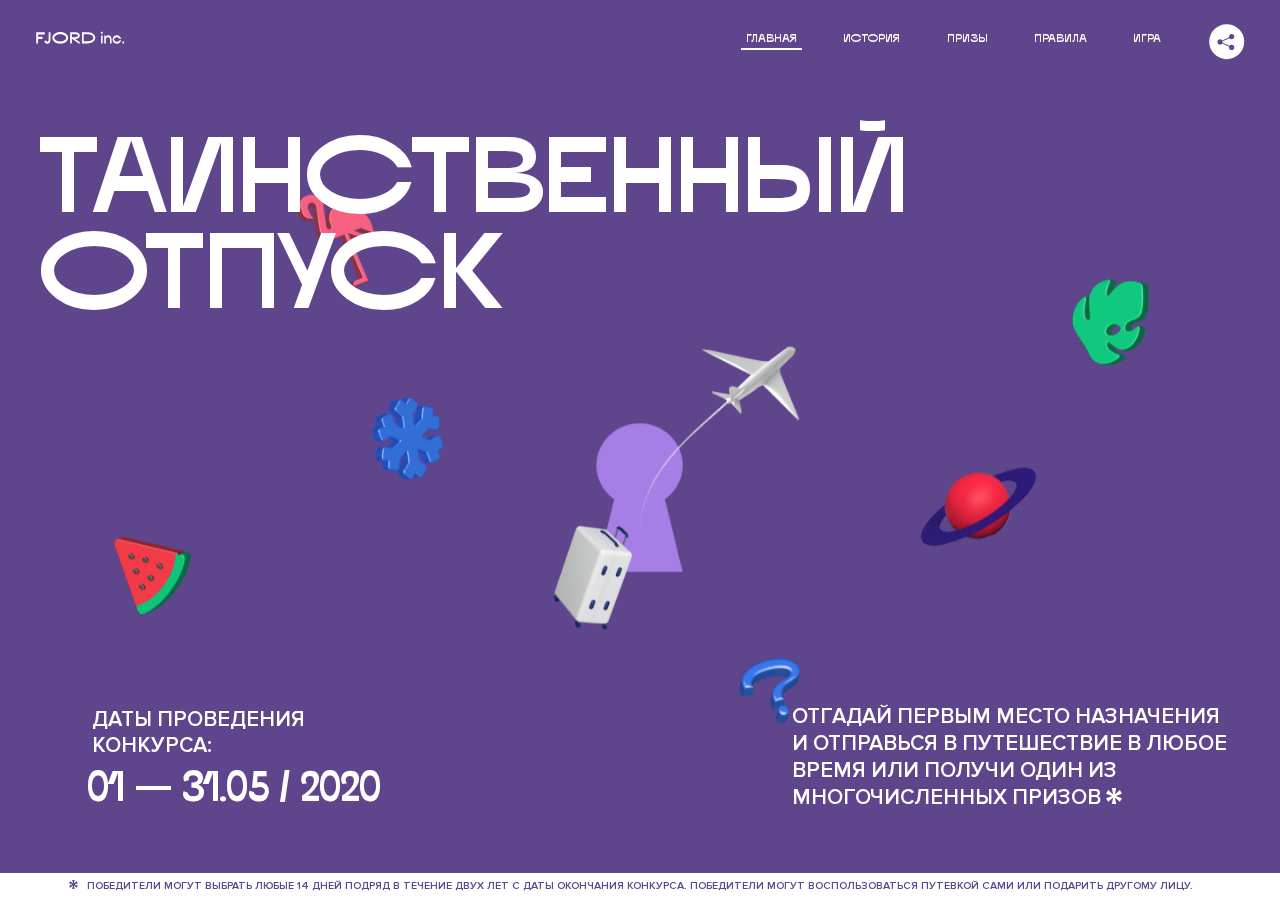
<file: 1/index.html>
<!DOCTYPE html>
<html lang="ru">
<head>
  <meta charset="UTF-8">
  <meta name="description" content="">
  <meta name="viewport" content="width=device-width, initial-scale=1.0">
  <meta http-equiv="X-UA-Compatible" content="ie=edge">
  <title>Mysterious Vacation</title>
<link href="css/style.min.css" rel="stylesheet">  <base href="https://htmlacademy-animation.github.io/11950-magic-vacation-1/1/">
</head>
<body>

  <header class="page-header js-header">
    <div class="page-header__wrapper">
      <a href="#" class="page-header__logo" aria-label="Перейти на страницу FJORD.Inc">
        <svg width="100" height="15" viewBox="0 0 100 15" fill="none" xmlns="http://www.w3.org/2000/svg">
          <path d="M0.26 1.4V14H2.276V8.906H7.334V6.44H2.276V3.848H9.872V1.4H0.26ZM12.733 14.36C15.127 14.36 16.243 12.65 16.243 9.5V1.4H14.263V8.96C14.263 11.21 13.723 11.876 12.733 11.876C11.833 11.876 11.473 11.3 11.347 10.58L9.36702 10.94C9.63702 13.046 10.663 14.36 12.733 14.36ZM18.3918 7.7C18.3918 11.372 22.3878 14.36 27.3198 14.36C32.2518 14.36 36.2478 11.372 36.2478 7.7C36.2478 4.028 32.2518 1.04 27.3198 1.04C22.3878 1.04 18.3918 4.028 18.3918 7.7ZM20.6058 7.7C20.6058 5.378 23.6118 3.524 27.3198 3.524C30.9918 3.524 33.9798 5.378 33.9798 7.7C33.9798 10.004 30.9918 11.858 27.3198 11.858C23.6118 11.858 20.6058 10.004 20.6058 7.7ZM40.403 14V8.906H40.799L49.079 14.702V12.38L44.039 8.906H44.201C47.999 8.906 49.277 7.304 49.277 5.162C49.277 3.092 47.999 1.4 44.201 1.4H38.387V14H40.403ZM43.535 3.722C45.785 3.722 47.045 4.136 47.045 5.432C47.045 6.764 45.785 7.034 43.535 7.034H40.403V3.722H43.535ZM51.6936 1.382V14H57.8676C62.7456 14 66.7236 11.534 66.7236 7.7C66.7236 3.848 62.7456 1.382 57.8676 1.382H51.6936ZM53.7096 11.624V3.722H57.5436C61.5396 3.722 64.4916 5.018 64.4916 7.7C64.4916 10.238 61.5396 11.624 57.5436 11.624H53.7096ZM73.1832 14.018H74.9832V5H73.1832V14.018ZM72.9132 1.976C72.9132 2.57 73.3992 3.092 74.0832 3.092C74.7492 3.092 75.2352 2.57 75.2352 1.976C75.2352 1.382 74.7672 0.805999 74.0832 0.805999C73.3812 0.805999 72.9132 1.382 72.9132 1.976ZM76.7867 14H78.5687V9.104C78.7487 8.006 79.5947 6.962 81.0887 6.962C82.1147 6.962 83.2667 7.448 83.2667 9.554V14H85.0487V9.014C85.0487 6.152 83.2307 4.73 81.3587 4.73C79.9187 4.73 79.0727 5.558 78.5687 6.854V5H76.7867V14ZM90.9898 14.27C93.5098 14.27 95.3818 12.506 95.7238 10.328H94.0498C93.7258 11.3 92.6998 12.02 90.9898 12.02C88.8478 12.02 87.7678 10.922 87.7678 9.59C87.7678 8.24 88.8478 6.962 90.9898 6.962C92.7538 6.962 93.7978 7.844 94.0858 8.924H95.7418C95.4358 6.71 93.6178 4.73 90.9898 4.73C88.0918 4.73 86.1298 7.124 86.1298 9.59C86.1298 12.074 88.1278 14.27 90.9898 14.27ZM97.0693 12.938C97.0693 13.658 97.5553 14.144 98.2753 14.144C98.9953 14.144 99.4813 13.658 99.4813 12.938C99.4813 12.2 98.9953 11.714 98.2753 11.714C97.5553 11.714 97.0693 12.2 97.0693 12.938Z" fill="currentColor"></path>
        </svg>
      </a>
      <button class="page-header__toggler js-menu-toggler" type="button" aria-label="Управление мобильным меню"><span>Меню</span></button>
      <nav class="page-header__nav">
        <div class="page-header__menu js-menu" id="menu">
          <ul>
            <li>
              <a class="js-menu-link active" href="#top" data-href="top">главная</a>
            </li>
            <li>
              <a class="js-menu-link" href="#story" data-href="story">история</a>
            </li>
            <li>
              <a class="js-menu-link" href="#prizes" data-href="prizes">призы</a>
            </li>
            <li>
              <a class="js-menu-link" href="#rules" data-href="rules">правила</a>
            </li>
            <li>
              <a class="js-menu-link" href="#game" data-href="game">игра</a>
            </li>
          </ul>
        </div>
        <div class="page-header__social">
          <div class="social-block js-social-block">
            <button class="social-block__toggler" aria-label="Управлять блоком с социальными кнопками">
              <svg width="26" height="22" viewBox="0 0 27 22" fill="none" xmlns="http://www.w3.org/2000/svg">
                <path d="M19.6721 7.43664C21.6273 7.43664 23.213 5.85095 23.213 3.89566C23.213 1.94037 21.6273 0.354675 19.6721 0.354675C17.7168 0.354675 16.1311 1.94037 16.1311 3.89566C16.1311 4.19968 16.1728 4.49178 16.2458 4.77345L7.21751 8.95527C6.57519 8.05214 5.52303 7.46049 4.33078 7.46049C2.37549 7.46049 0.789795 9.04618 0.789795 11.0015C0.789795 12.9568 2.37549 14.5425 4.33078 14.5425C5.52303 14.5425 6.57668 13.9508 7.21751 13.0477L16.2458 17.2295C16.1743 17.5112 16.1311 17.8033 16.1311 18.1073C16.1311 20.0626 17.7168 21.6483 19.6721 21.6483C21.6273 21.6483 23.213 20.0626 23.213 18.1073C23.213 16.152 21.6273 14.5663 19.6721 14.5663C18.4798 14.5663 17.4262 15.158 16.7853 16.0611L7.75701 11.8793C7.82854 11.5976 7.87176 11.3055 7.87176 11.0015C7.87176 10.6974 7.83003 10.4053 7.75701 10.1237L16.7853 5.94186C17.4262 6.84499 18.4783 7.43664 19.6721 7.43664Z" fill="currentColor"></path>
              </svg>
            </button>
            <ul class="social-block__list">
              <li>
                <a class="social-block__link social-block__link--fb" href="#" aria-label="Мы на Facebook">
                  <svg width="8" height="17" viewBox="0 0 8 17" fill="none" xmlns="http://www.w3.org/2000/svg">
                    <path d="M4.24646 16.9899H1.09275L1.05793 8.49828H0V5.30707H1.05793V3.81124C1.05793 1.42084 2.57654 0 5.21735 0H7.41758V3.18585H5.30841C4.28262 3.18585 4.2478 3.48582 4.2478 4.24914V5.30707H7.42964L7.16716 8.49828H4.2478V16.9899H4.24646Z" fill="currentColor"></path>
                  </svg>
                </a>
              </li>
              <li>
                <a class="social-block__link social-block__link--insta" href="#" aria-label="Мы в Instagram">
                  <svg width="15" height="15" viewBox="0 0 15 15" fill="none" xmlns="http://www.w3.org/2000/svg">
                    <path d="M11.0197 0H4.19806C2.14246 0 0.471191 1.66993 0.471191 3.72285V10.5499C0.471191 12.6082 2.14112 14.2727 4.19806 14.2727H11.0197C13.0753 14.2727 14.7466 12.6082 14.7466 10.5499V3.72285C14.7466 1.67127 13.0753 0 11.0197 0ZM11.0197 12.4849H4.19806C3.13076 12.4849 2.26432 11.6158 2.26432 10.5512V3.72419C2.26432 2.65956 3.13076 1.79715 4.19806 1.79715H11.0197C12.087 1.79715 12.9535 2.6609 12.9535 3.72419V10.5512C12.9535 11.6145 12.087 12.4849 11.0197 12.4849Z" fill="currentColor"></path>
                    <path d="M7.60887 3.11084C5.38989 3.11084 3.58203 4.9187 3.58203 7.14036C3.58203 9.35532 5.38989 11.1645 7.60887 11.1645C9.83053 11.1645 11.6357 9.35666 11.6357 7.14036C11.6357 4.9187 9.83053 3.11084 7.60887 3.11084ZM7.60887 9.36871C6.37551 9.36871 5.37784 8.37372 5.37784 7.14036C5.37784 5.90699 6.37551 4.90665 7.60887 4.90665C8.83822 4.90665 9.84259 5.90833 9.84259 7.14036C9.84392 8.37238 8.83822 9.36871 7.60887 9.36871Z" fill="currentColor"></path>
                    <path d="M11.3573 2.35962C10.8256 2.35962 10.3931 2.79752 10.3931 3.32381C10.3931 3.85546 10.8256 4.29336 11.3573 4.29336C11.8862 4.29336 12.3215 3.85546 12.3215 3.32381C12.3215 2.79752 11.8862 2.35962 11.3573 2.35962Z" fill="currentColor"></path>
                  </svg>
                </a>
              </li>
              <li>
                <a class="social-block__link social-block__link--vk" href="#" aria-label="Мы ВКонтакте">
                  <svg width="17" height="10" viewBox="0 0 17 10" fill="none" xmlns="http://www.w3.org/2000/svg">
                    <path d="M14.1234 4.9002C14.1234 4.9002 16.3623 1.72708 16.5866 0.680242C16.6595 0.312285 16.4947 0.103188 16.1069 0.103188C16.1069 0.103188 14.8193 0.103188 14.168 0.103188C13.7235 0.103188 13.5587 0.293278 13.4235 0.579768C13.4235 0.579768 12.3724 2.82553 11.0969 4.24712C10.6861 4.70333 10.4781 4.84318 10.2511 4.84318C10.0646 4.84318 9.98625 4.6911 9.98625 4.27834V0.649016C9.98625 0.147997 9.92545 0.00135496 9.5066 0.00135496H6.39628C6.15578 0.00135496 6.0085 0.134417 6.0085 0.324506C6.0085 0.801084 6.73406 0.908351 6.73406 2.20231V4.87305C6.73406 5.40529 6.70569 5.61575 6.45303 5.61575C5.78016 5.61575 4.19528 3.30618 3.30623 0.678887C3.12923 0.145282 2.93737 0 2.43475 0H0.486409C0.205373 0 0 0.190085 0 0.476576C0 0.991172 0.60666 3.40801 2.99277 6.64358C4.59927 8.8201 6.70569 10 8.60269 10C9.76196 10 10.0416 9.80312 10.0416 9.31432V7.63883C10.0416 7.22607 10.2065 7.04956 10.4429 7.04956C10.7078 7.04956 11.1847 7.13238 12.2805 8.22268C13.5843 9.47862 13.6762 10 14.3896 10H16.5676C16.7919 10 17 9.89273 17 9.52342C17 9.02919 16.3623 8.15343 15.384 7.10659C14.9801 6.56755 14.3302 5.98914 14.1248 5.72301C13.8275 5.40801 13.9154 5.23014 14.1234 4.9002Z" fill="currentColor"></path>
                  </svg>
                </a>
              </li>
            </ul>
          </div>
        </div>
      </nav>
    </div>
  </header>

  <main class="page-content">

    <section class="animation-screen"></section>

    <section class="screen screen--hidden screen--intro" id="top">
      <div class="screen__wrapper">
        <div class="intro">
          <h1 class="intro__title">Таинственный отпуск</h1>
          <div class="intro__content">
            <div class="intro__info">
              <p class="intro__label">Даты проведения конкурса:</p>
              <p class="intro__date">01 — 31.05 / 2020</p>
            </div>
            <div class="intro__message">
              <p>
                Отгадай первым место назначения и&nbsp;отправься в&nbsp;путешествие в&nbsp;любое время или получи один из многочисленных призов
                <svg width="16" height="16" viewBox="0 0 10 10" fill="none" xmlns="http://www.w3.org/2000/svg">
                  <path d="M0 6.35337L3.90271 4.99012L0 3.64663L1.34615 1.32374L4.44287 4.01073L3.67364 0H6.34615L5.57692 4.01073L8.65385 1.32374L10 3.64663L6.13405 4.99012L10 6.35337L8.65385 8.65651L5.57692 5.98927L6.34615 10H3.67364L4.44287 5.96952L1.34615 8.65651L0 6.35337Z" fill="currentColor"></path>
                </svg>
              </p>
            </div>
          </div>
        </div>
      </div>
      <div class="screen__footer js-footer">
        <button class="screen__footer-enlarge js-footer-toggler" type="button" aria-label="Показать сообщение">
          <svg width="10" height="10" viewBox="0 0 10 10" fill="none" xmlns="http://www.w3.org/2000/svg">
            <path d="M0 6.35337L3.90271 4.99012L0 3.64663L1.34615 1.32374L4.44287 4.01073L3.67364 0H6.34615L5.57692 4.01073L8.65385 1.32374L10 3.64663L6.13405 4.99012L10 6.35337L8.65385 8.65651L5.57692 5.98927L6.34615 10H3.67364L4.44287 5.96952L1.34615 8.65651L0 6.35337Z" fill="currentColor"></path>
          </svg>
        </button>
        <button class="screen__footer-collapse js-footer-toggler" type="button" aria-label="Скрыть сообщение">
          <svg width="13" height="13" viewBox="0 0 13 13" fill="none" xmlns="http://www.w3.org/2000/svg">
            <line x1="12.3536" y1="0.353553" x2="0.738349" y2="11.9688" stroke="currentColor"></line>
            <line x1="0.738319" y1="0.539925" x2="12.3535" y2="12.1551" stroke="currentColor"></line>
          </svg>
        </button>
        <div class="screen__footer-wrapper">
          <div class="screen__footer-announce">
            <p class="screen__footer-label">Даты проведения конкурса:</p>
            <p class="screen__footer-date">01 — 31.05 / 2020</p>
          </div>
          <div class="screen__footer-note">
            <p>
              <svg width="10" height="10" viewBox="0 0 10 10" fill="none" xmlns="http://www.w3.org/2000/svg">
                <path d="M0 6.35337L3.90271 4.99012L0 3.64663L1.34615 1.32374L4.44287 4.01073L3.67364 0H6.34615L5.57692 4.01073L8.65385 1.32374L10 3.64663L6.13405 4.99012L10 6.35337L8.65385 8.65651L5.57692 5.98927L6.34615 10H3.67364L4.44287 5.96952L1.34615 8.65651L0 6.35337Z" fill="currentColor"></path>
              </svg>
              <span>Победители могут выбрать любые 14 дней подряд в&nbsp;течение двух лет с&nbsp;даты окончания конкурса. Победители могут воспользоваться путевкой сами или подарить другому лицу.</span>
            </p>
          </div>
        </div>
      </div>
    </section>

    <section class="screen screen--hidden screen--story" id="story">

      <div class="slider swiper-container js-slider">

        <div class="swiper-wrapper">

          <div class="slider__item swiper-slide">
            <h2 class="slider__item-title">История</h2>
            <p class="slider__item-text">Джеймс Таргет был основателем компании &laquo;Fjord Inc.&raquo;. С&nbsp;1965 года &laquo;Fjord Inc.&raquo; прославилась надёжными и&nbsp;удобными чемоданами и&nbsp;аксессуарами для туристов.</p>
          </div>

          <div class="slider__item swiper-slide">
            <p class="slider__item-text">Когда Джеймсу было 7&nbsp;лет, в&nbsp;их&nbsp;доме гостил дядюшка и&nbsp;развлекал детей рассказами о&nbsp;своей поездке в&nbsp;место, показавшееся малышу Таргету невероятным. Тогда Джеймс решил, что однажды посетит его, но&nbsp;не&nbsp;будет рассказывать о&nbsp;мечте, пока не&nbsp;осуществит.</p>
          </div>

          <div class="slider__item swiper-slide">
            <p class="slider__item-text">Джеймс Таргет стал увлеченным путешественником. Он&nbsp;посетил 5&nbsp;континентов, 126&nbsp;стран.</p>
          </div>

          <div class="slider__item swiper-slide">
            <p class="slider__item-text">Он&nbsp;сплавлялся по&nbsp;Амазонке и&nbsp;погружался в&nbsp;пещеры Франции, медитировал в&nbsp;горах Тибета и&nbsp;пожимал руку вождя племени Акугауа.</p>
          </div>

          <div class="slider__item swiper-slide">
            <p class="slider__item-text">Из&nbsp;своих поездок Джеймс Таргет привозил идеи, как сделать свои чемоданы &laquo;Fjord Inc.&raquo; удобными и&nbsp;приспособленными к&nbsp;разным дорожным условиям.</p>
          </div>

          <div class="slider__item swiper-slide">
            <p class="slider__item-text">Всё это время Джеймс не&nbsp;оставлял идею поездки своей мечты. Однако, как только он&nbsp;брался за&nbsp;планирование, возникали препятствия, не&nbsp;позволяющие отправиться туда.</p>
          </div>

          <div class="slider__item swiper-slide">
            <p class="slider__item-text">В&nbsp;возрасте 67&nbsp;лет Джеймс Таргет попал под лавину и&nbsp;погиб. В&nbsp;своём завещании он&nbsp;поручил отправить в&nbsp;заветное путешествие трёх смельчаков, единых с&nbsp;ним духом.</p>
          </div>

          <div class="slider__item swiper-slide">
            <p class="slider__item-text">Тех, кто сможет узнать таинственное место, задавая вопросы специально обученному ИИ&nbsp;&laquo;Соне&raquo;, ждет фантастическое путешествие.</p>
          </div>
        </div>
        <div class="slider__controls">
          <button class="slider__control slider__control--prev js-control-prev" type="button" aria-label="Показать предыдущую историю">
            <svg width="12" height="22" viewBox="0 0 12 22" fill="none" xmlns="http://www.w3.org/2000/svg">
              <path d="M11 1L1 11L11 21" stroke="currentColor" stroke-width="2" stroke-linejoin="round"></path>
            </svg>
          </button>
          <button class="slider__control slider__control--next js-control-next" type="button" aria-label="Показать следующую историю">
            <svg width="12" height="22" viewBox="0 0 12 22" fill="none" xmlns="http://www.w3.org/2000/svg">
              <path d="M1 1L11 11L1 21" stroke="currentColor" stroke-width="2" stroke-linejoin="round"></path>
            </svg>
          </button>
        </div>
        <div class="slider__pagination swiper-pagination"></div>
      </div>
    </section>

    <section class="screen screen--hidden screen--prizes" id="prizes">
      <div class="screen__wrapper">
        <div class="prizes">
          <h2 class="prizes__title">ПРизы</h2>
          <div class="prizes__lead">
            <p>Найди ответ и&nbsp;получи один из&nbsp;призов:</p>
          </div>
          <ul class="prizes__list">
            <li class="prizes__item prizes__item--journeys">
              <div class="prizes__icon">
                <picture>
                  <source srcset="img/prize1-mob.svg" media="(orientation: portrait)">
                  <img src="img/prize1.svg" alt="">
                </picture>
              </div>
              <p class="prizes__desc">
                <b>3</b>
                <span>загадочных путешествия</span>
              </p>
            </li>
            <li class="prizes__item prizes__item--cases">
              <div class="prizes__icon">
                <picture>
                  <source srcset="img/prize2-mob.svg" media="(orientation: portrait)">
                  <img src="img/prize2.svg" alt="">
                </picture>
              </div>
              <p class="prizes__desc">
                <b>7</b>
                <span>надежных чемоданов</span>
              </p>
            </li>
            <li class="prizes__item prizes__item--codes">
              <div class="prizes__icon">
                <picture>
                  <source srcset="img/prize3-mob.svg" media="(orientation: portrait)">
                  <img src="img/prize3.svg" alt="">
                </picture>
              </div>
              <p class="prizes__desc">
                <b>900</b>
                <span>
                  промокодов на&nbsp;скидку 15%
                  <svg width="10" height="10" viewBox="0 0 10 10" fill="none" xmlns="http://www.w3.org/2000/svg">
                    <path d="M0 6.35337L3.90271 4.99012L0 3.64663L1.34615 1.32374L4.44287 4.01073L3.67364 0H6.34615L5.57692 4.01073L8.65385 1.32374L10 3.64663L6.13405 4.99012L10 6.35337L8.65385 8.65651L5.57692 5.98927L6.34615 10H3.67364L4.44287 5.96952L1.34615 8.65651L0 6.35337Z" fill="currentColor"></path>
                  </svg>
                </span>
              </p>
            </li>
          </ul>
        </div>
      </div>
      <div class="screen__footer js-footer">
        <button class="screen__footer-enlarge js-footer-toggler" type="button" aria-label="Показать сообщение">
          <svg width="10" height="10" viewBox="0 0 10 10" fill="none" xmlns="http://www.w3.org/2000/svg">
            <path d="M0 6.35337L3.90271 4.99012L0 3.64663L1.34615 1.32374L4.44287 4.01073L3.67364 0H6.34615L5.57692 4.01073L8.65385 1.32374L10 3.64663L6.13405 4.99012L10 6.35337L8.65385 8.65651L5.57692 5.98927L6.34615 10H3.67364L4.44287 5.96952L1.34615 8.65651L0 6.35337Z" fill="currentColor"></path>
          </svg>
        </button>
        <button class="screen__footer-collapse js-footer-toggler" type="button" aria-label="Скрыть сообщение">
          <svg width="13" height="13" viewBox="0 0 13 13" fill="none" xmlns="http://www.w3.org/2000/svg">
            <line x1="12.3536" y1="0.353553" x2="0.738349" y2="11.9688" stroke="currentColor"></line>
            <line x1="0.738319" y1="0.539925" x2="12.3535" y2="12.1551" stroke="currentColor"></line>
          </svg>
        </button>
        <div class="screen__footer-wrapper">
          <div class="screen__footer-announce">
            <p class="screen__footer-label">Даты проведения конкурса:</p>
            <p class="screen__footer-date">01 — 31.05 / 2020</p>
          </div>
          <div class="screen__footer-note">
            <p>
              <svg width="10" height="10" viewBox="0 0 10 10" fill="none" xmlns="http://www.w3.org/2000/svg">
                <path d="M0 6.35337L3.90271 4.99012L0 3.64663L1.34615 1.32374L4.44287 4.01073L3.67364 0H6.34615L5.57692 4.01073L8.65385 1.32374L10 3.64663L6.13405 4.99012L10 6.35337L8.65385 8.65651L5.57692 5.98927L6.34615 10H3.67364L4.44287 5.96952L1.34615 8.65651L0 6.35337Z" fill="currentColor"></path>
              </svg>
              <span>Скидка&nbsp;15% на&nbsp;единоразовое приобретение путёвки с&nbsp;1&nbsp;июня 2020 по&nbsp;31&nbsp;мая 2022&nbsp;года. Суммируется с&nbsp;другими акциями</span>
            </p>
          </div>
        </div>
      </div>
    </section>

    <section class="screen screen--hidden screen--rules" id="rules">
      <div class="screen__wrapper">
        <div class="rules">
          <h2 class="rules__title">Правила</h2>
          <div class="rules__lead">
            <p>Для того чтобы получить наследство Джеймса Таргета, тебе нужно выведать у&nbsp;&laquo;Сони&raquo;, куда предстоит отправиться тебе в&nbsp;случае победы</p>
          </div>
          <ol class="rules__list">
            <li class="rules__item">
              <p>Тебе отводится <br>5&nbsp;минут</p>
            </li>
            <li class="rules__item">
              <p>Задавай любые вопросы в&nbsp;текстовом поле</p>
            </li>
            <li class="rules__item">
              <p>Нажимай кнопку &laquo;Узнать&raquo;, чтобы получить ответ</p>
            </li>
            <li class="rules__item">
              <p>&laquo;Соня&raquo; может отвечать только&nbsp;Да или Нет</p>
            </li>
          </ol>
          <a href="#game" class="rules__link btn">Погнали!</a>
        </div>
      </div>
      <div class="screen__disclaimer">
        <div class="disclaimer">
          <ul>
            <li>
              <a href="#">Правовая информация</a>
            </li>
            <li>
              <a href="#">Подробные правила</a>
            </li>
          </ul>
        </div>
      </div>
    </section>

    <section class="screen screen--hidden screen--game" id="game">
      <div class="screen__wrapper">
        <div class="game">
          <div class="game__header">
            <h2 class="game__title">Игра</h2>
            <div class="game__counter">
              <span>05</span>:<span>00</span>
            </div>
          </div>
          <div class="game__body">
            <div class="chat">
              <div class="chat__body js-chat">
                <ul class="chat__list" id="messages"></ul>
              </div>
              <div class="chat__footer">
                <form action="#" method="post" class="form" id="message-form">
                  <label for="message-field" class="visually-hidden">Поле для ввода вопроса</label>
                  <input type="text" class="form__field" id="message-field">
                  <button class="form__button btn">
                    Узнать
                    <svg width="18" height="19" viewBox="0 0 18 19" fill="none" xmlns="http://www.w3.org/2000/svg">
                      <path stroke="currentColor" stroke-width="2" d="M9 19V1"></path>
                      <path d="M1 9l8-8 8 8" stroke="currentColor" stroke-width="2" stroke-linejoin="round"></path>
                    </svg>
                  </button>
                </form>
              </div>
            </div>
          </div>
          <!-- временные кнопки для показа результата -->
          <div class="game__buttons">
            <button class="game__button btn js-show-result" type="button" data-target="result">Положительный результат</button>
            <button class="game__button btn js-show-result" type="button" data-target="result2">Положительный результат - 2</button>
            <button class="game__button btn js-show-result" type="button" data-target="result3">Отрицательный результат</button>
          </div>
        </div>
      </div>
    </section>

    <section class="screen screen--hidden screen--result" id="result">
      <div class="screen__wrapper">
        <div class="result result--trip">
          <div class="result__image">
            <picture>
              <source srcset="img/result1-mob.png 1x, img/result1-mob@2x.png 2x" media="(max-width: 768px) and (orientation: portrait)">
              <img src="img/result1.png" srcset="img/result1@2x.png 2x" alt="">
            </picture>
          </div>
          <h2 class="result__title">
            <span class="visually-hidden">ПОбеда!</span>
            <svg xmlns="http://www.w3.org/2000/svg" viewBox="0 0 568.85 109.24">
              <path d="M16,24.44V92H2.6V8H75V92H61.52V24.44H16Z" transform="translate(-2.1 -1.5)" fill="none" stroke="currentColor"></path>
              <path d="M148.76,5.6c32.88,0,59.52,19.92,59.52,44.4s-26.64,44.4-59.52,44.4S89.24,74.48,89.24,50,115.88,5.6,148.76,5.6Zm0,72.12c24.48,0,44.4-12.36,44.4-27.72s-19.92-27.84-44.4-27.84C124,22.16,104,34.52,104,50S124,77.72,148.76,77.72Z" transform="translate(-2.1 -1.5)" fill="none" stroke="currentColor"></path>
              <path d="M287.36,8V24.44H236v14.4h25.32c25.44,0,34,11.16,34,26.52,0,15.6-8.52,26.64-34,26.64H222.56V8h64.8ZM256.88,76.52c15.12,0,23.52-2,23.52-11.52S272,54.44,256.88,54.44H236V76.52h20.88Z" transform="translate(-2.1 -1.5)" fill="none" stroke="currentColor"></path>
              <path d="M371.47,8V24.44H320.84V41.6h33.6V58h-33.6V75.56h50.64V92H307.4V8h64.08Z" transform="translate(-2.1 -1.5)" fill="none" stroke="currentColor"></path>
              <path d="M382.39,110.24V75.56h7.44c4.56-4.68,7.8-18.36,8.76-56L399,8h48.6V75.56h10v34.68H442.87V92H397v18.24H382.39Zm51.72-34.68V24.44H411.55v3.12c-0.48,22.44-3.24,37.68-7.2,48h29.76Z" transform="translate(-2.1 -1.5)" fill="none" stroke="currentColor"></path>
              <path d="M463.75,92l28-84h27.12l28.08,84H533.47l-7.8-23.52h-37.8L480.07,92H463.75Zm56.64-40L507,11.84,493.51,52h26.88Z" transform="translate(-2.1 -1.5)" fill="none" stroke="currentColor"></path>
              <path d="M554.12,70.4L555.55,2H569l1.44,68.4H554.12Zm8.28,6.36c4.8,0,8,3.24,8,8.16a8,8,0,1,1-16.08,0C554.35,80,557.59,76.76,562.39,76.76Z" transform="translate(-2.1 -1.5)" fill="none" stroke="currentColor"></path>
            </svg>
          </h2>
          <div class="result__text">
            <p>ты&nbsp;отправляешься в&nbsp;Арктику!</p>
          </div>
          <div class="result__form">
            <form action="#" method="post" class="form form--result">
              <label for="email-field" class="form__label">зарегистрируй результат</label>
              <input type="email" class="form__field" id="email-field" placeholder="e-mail для регистации результата и получения приза" required="">
              <button class="form__button btn">
                отправить
                <svg width="18" height="19" viewBox="0 0 18 19" fill="none" xmlns="http://www.w3.org/2000/svg">
                  <path stroke="currentColor" stroke-width="2" d="M9 19V1"></path>
                  <path d="M1 9l8-8 8 8" stroke="currentColor" stroke-width="2" stroke-linejoin="round"></path>
                </svg>
              </button>
            </form>
          </div>
        </div>
      </div>
    </section>

    <section class="screen screen--hidden screen--result" id="result2">
      <div class="screen__wrapper">
        <div class="result result--prize">
          <div class="result__image">
            <picture>
              <source srcset="img/result2-mob.png 1x, img/result2-mob@2x.png 2x" media="(max-width: 768px) and (orientation: portrait)">
              <img src="img/result2.png" srcset="img/result2@2x.png 2x" alt="">
            </picture>
          </div>
          <h2 class="result__title">
            <span class="visually-hidden">ПОбеда!</span>
            <svg xmlns="http://www.w3.org/2000/svg" viewBox="0 0 568.85 109.24">
              <path d="M16,24.44V92H2.6V8H75V92H61.52V24.44H16Z" transform="translate(-2.1 -1.5)" fill="none" stroke="currentColor"></path>
              <path d="M148.76,5.6c32.88,0,59.52,19.92,59.52,44.4s-26.64,44.4-59.52,44.4S89.24,74.48,89.24,50,115.88,5.6,148.76,5.6Zm0,72.12c24.48,0,44.4-12.36,44.4-27.72s-19.92-27.84-44.4-27.84C124,22.16,104,34.52,104,50S124,77.72,148.76,77.72Z" transform="translate(-2.1 -1.5)" fill="none" stroke="currentColor"></path>
              <path d="M287.36,8V24.44H236v14.4h25.32c25.44,0,34,11.16,34,26.52,0,15.6-8.52,26.64-34,26.64H222.56V8h64.8ZM256.88,76.52c15.12,0,23.52-2,23.52-11.52S272,54.44,256.88,54.44H236V76.52h20.88Z" transform="translate(-2.1 -1.5)" fill="none" stroke="currentColor"></path>
              <path d="M371.47,8V24.44H320.84V41.6h33.6V58h-33.6V75.56h50.64V92H307.4V8h64.08Z" transform="translate(-2.1 -1.5)" fill="none" stroke="currentColor"></path>
              <path d="M382.39,110.24V75.56h7.44c4.56-4.68,7.8-18.36,8.76-56L399,8h48.6V75.56h10v34.68H442.87V92H397v18.24H382.39Zm51.72-34.68V24.44H411.55v3.12c-0.48,22.44-3.24,37.68-7.2,48h29.76Z" transform="translate(-2.1 -1.5)" fill="none" stroke="currentColor"></path>
              <path d="M463.75,92l28-84h27.12l28.08,84H533.47l-7.8-23.52h-37.8L480.07,92H463.75Zm56.64-40L507,11.84,493.51,52h26.88Z" transform="translate(-2.1 -1.5)" fill="none" stroke="currentColor"></path>
              <path d="M554.12,70.4L555.55,2H569l1.44,68.4H554.12Zm8.28,6.36c4.8,0,8,3.24,8,8.16a8,8,0,1,1-16.08,0C554.35,80,557.59,76.76,562.39,76.76Z" transform="translate(-2.1 -1.5)" fill="none" stroke="currentColor"></path>
            </svg>
          </h2>
          <div class="result__text">
            <p>чемодан &laquo;Fjord&nbsp;Inc.&raquo;&nbsp;твой</p>
          </div>
          <div class="result__form">
            <form action="#" method="post" class="form form--result">
              <label for="email-field2" class="form__label">зарегистрируй результат</label>
              <input type="email" class="form__field" id="email-field2" placeholder="e-mail для регистации результата и получения приза" required="">
              <button class="form__button btn">
                отправить
                <svg width="18" height="19" viewBox="0 0 18 19" fill="none" xmlns="http://www.w3.org/2000/svg">
                  <path stroke="currentColor" stroke-width="2" d="M9 19V1"></path>
                  <path d="M1 9l8-8 8 8" stroke="currentColor" stroke-width="2" stroke-linejoin="round"></path>
                </svg>
              </button>
            </form>
          </div>
        </div>
      </div>
    </section>

    <section class="screen screen--hidden screen--result" id="result3">
      <div class="screen__wrapper">
        <div class="result result--negative">
          <div class="result__image">
            <picture>
              <source srcset="img/result3-mob.png 1x, img/result3-mob@2x.png 2x" media="(max-width: 768px) and (orientation: portrait)">
              <img src="img/result3.png" srcset="img/result3@2x.png 2x" alt="">
            </picture>
          </div>
          <h2 class="result__title">
            <span class="visually-hidden">Не угадал!</span>
            <svg xmlns="http://www.w3.org/2000/svg" viewBox="0 0 660.77 109.24">
              <path d="M2.66,92V8H16.1V42.2H53.3V8H66.74V92H53.3V58.64H16.1V92H2.66Z" transform="translate(-2.16 -1.5)" fill="none" stroke="currentColor"></path>
              <path d="M147.62,8V24.44H97V41.6h33.6V58H97V75.56h50.64V92H83.54V8h64.08Z" transform="translate(-2.16 -1.5)" fill="none" stroke="currentColor"></path>
              <path d="M199.22,8l20.52,42.36L235.34,8h16.44l-31,84H204.38l9.48-25.92L185.78,8h13.44Z" transform="translate(-2.16 -1.5)" fill="none" stroke="currentColor"></path>
              <path d="M273.74,24.44V92H260.3V8h50.16V24.44H273.74Z" transform="translate(-2.16 -1.5)" fill="none" stroke="currentColor"></path>
              <path d="M307.1,92l28-84h27.12l28.08,84H376.82L369,68.48h-37.8L323.42,92H307.1Zm56.64-40L350.3,11.84,336.86,52h26.88Z" transform="translate(-2.16 -1.5)" fill="none" stroke="currentColor"></path>
              <path d="M396.38,110.24V75.56h7.44c4.56-4.68,7.8-18.36,8.76-56L412.94,8h48.6V75.56h10v34.68H456.86V92H411v18.24H396.38ZM448.1,75.56V24.44H425.54v3.12c-0.48,22.44-3.24,37.68-7.2,48H448.1Z" transform="translate(-2.16 -1.5)" fill="none" stroke="currentColor"></path>
              <path d="M477.74,92l28-84h27.12L560.9,92H547.46l-7.8-23.52h-37.8L494.06,92H477.74Zm56.64-40-13.44-40.2L507.5,52h26.88Z" transform="translate(-2.16 -1.5)" fill="none" stroke="currentColor"></path>
              <path d="M568.7,76.88a13.77,13.77,0,0,0,5,1c6.6,0,10.44-6.24,12-58.32L586.22,8h46.2V92H619V24.44H598.82l-0.12,3.12C597.14,81,589,94.4,573.74,94.4a28.55,28.55,0,0,1-6.72-.84Z" transform="translate(-2.16 -1.5)" fill="none" stroke="currentColor"></path>
              <path d="M646.1,70.4L647.54,2H661l1.44,68.4H646.1Zm8.28,6.36c4.8,0,8,3.24,8,8.16a8,8,0,0,1-16.08,0C646.34,80,649.58,76.76,654.38,76.76Z" transform="translate(-2.16 -1.5)" fill="none" stroke="currentColor"></path>
            </svg>
          </h2>
          <button class="result__button js-play" type="button">
            не сдавайся!
            <span>
              <svg width="27" height="22" viewBox="0 0 27 22" fill="none" xmlns="http://www.w3.org/2000/svg">
                <path d="M10.6899 1.47998C5.42992 1.47998 1.16992 5.73998 1.16992 11C1.16992 16.26 5.42992 20.52 10.6899 20.52C15.9499 20.52 20.2099 16.26 20.2099 11V7.13998" stroke="currentColor" stroke-width="2" stroke-miterlimit="10"></path>
                <path d="M15.1099 12.5099L20.1499 7.13989L25.3099 12.6299" stroke="currentColor" stroke-width="2" stroke-miterlimit="10" stroke-linejoin="round"></path>
              </svg>
            </span>
          </button>
        </div>
      </div>
    </section>

  </main>

<script src="js/script.js"></script></body>
</html>
</file>
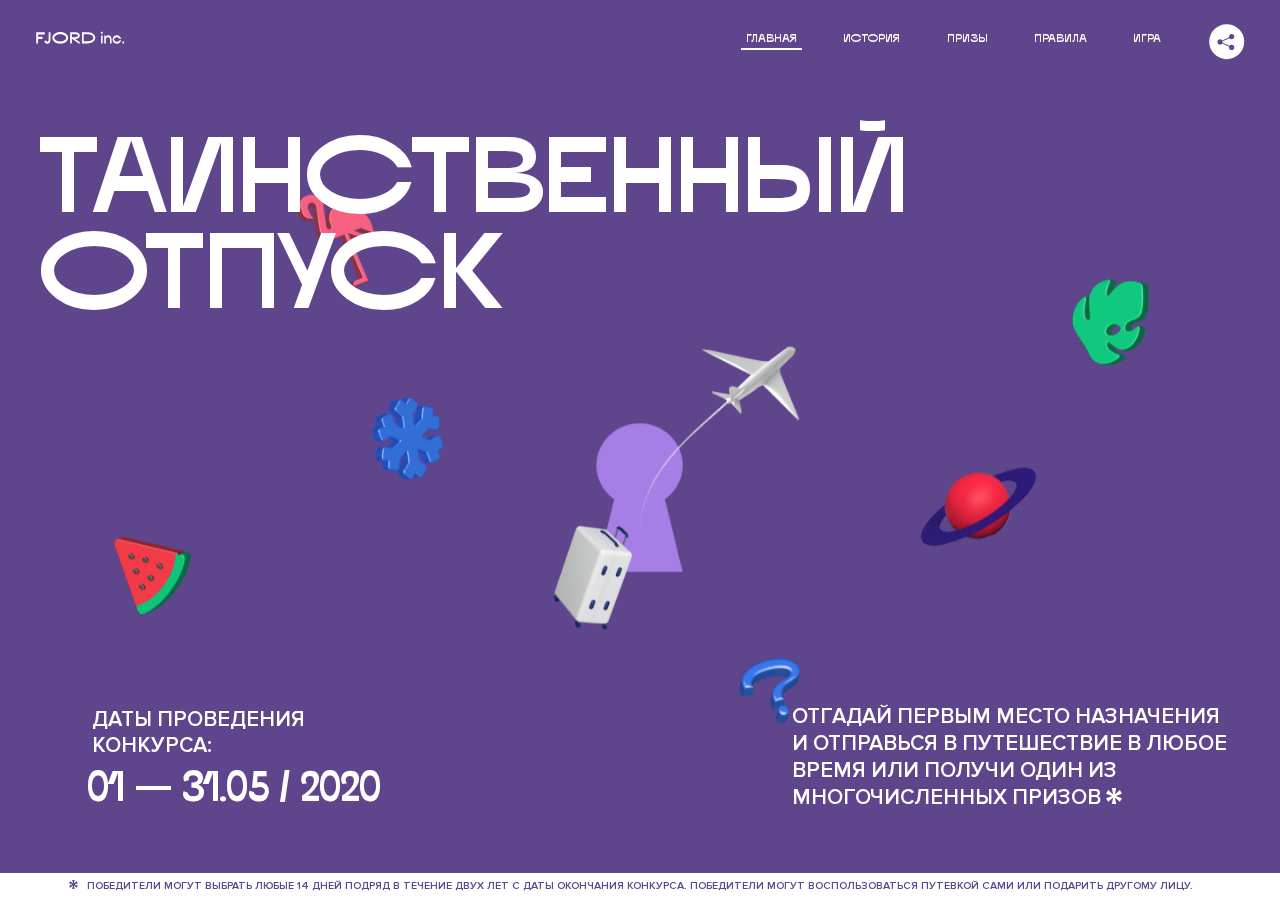
<file: 2/index.html>
<!DOCTYPE html>
<html lang="ru">
<head>
  <meta charset="UTF-8">
  <meta name="description" content="">
  <meta name="viewport" content="width=device-width, initial-scale=1.0">
  <meta http-equiv="X-UA-Compatible" content="ie=edge">
  <title>Mysterious Vacation</title>
<link href="css/style.min.css" rel="stylesheet">  <base href="https://htmlacademy-animation.github.io/11950-magic-vacation-1/2/">
</head>
<body>

  <header class="page-header js-header">
    <div class="page-header__wrapper">
      <a href="#" class="page-header__logo" aria-label="Перейти на страницу FJORD.Inc">
        <svg width="100" height="15" viewBox="0 0 100 15" fill="none" xmlns="http://www.w3.org/2000/svg">
          <path d="M0.26 1.4V14H2.276V8.906H7.334V6.44H2.276V3.848H9.872V1.4H0.26ZM12.733 14.36C15.127 14.36 16.243 12.65 16.243 9.5V1.4H14.263V8.96C14.263 11.21 13.723 11.876 12.733 11.876C11.833 11.876 11.473 11.3 11.347 10.58L9.36702 10.94C9.63702 13.046 10.663 14.36 12.733 14.36ZM18.3918 7.7C18.3918 11.372 22.3878 14.36 27.3198 14.36C32.2518 14.36 36.2478 11.372 36.2478 7.7C36.2478 4.028 32.2518 1.04 27.3198 1.04C22.3878 1.04 18.3918 4.028 18.3918 7.7ZM20.6058 7.7C20.6058 5.378 23.6118 3.524 27.3198 3.524C30.9918 3.524 33.9798 5.378 33.9798 7.7C33.9798 10.004 30.9918 11.858 27.3198 11.858C23.6118 11.858 20.6058 10.004 20.6058 7.7ZM40.403 14V8.906H40.799L49.079 14.702V12.38L44.039 8.906H44.201C47.999 8.906 49.277 7.304 49.277 5.162C49.277 3.092 47.999 1.4 44.201 1.4H38.387V14H40.403ZM43.535 3.722C45.785 3.722 47.045 4.136 47.045 5.432C47.045 6.764 45.785 7.034 43.535 7.034H40.403V3.722H43.535ZM51.6936 1.382V14H57.8676C62.7456 14 66.7236 11.534 66.7236 7.7C66.7236 3.848 62.7456 1.382 57.8676 1.382H51.6936ZM53.7096 11.624V3.722H57.5436C61.5396 3.722 64.4916 5.018 64.4916 7.7C64.4916 10.238 61.5396 11.624 57.5436 11.624H53.7096ZM73.1832 14.018H74.9832V5H73.1832V14.018ZM72.9132 1.976C72.9132 2.57 73.3992 3.092 74.0832 3.092C74.7492 3.092 75.2352 2.57 75.2352 1.976C75.2352 1.382 74.7672 0.805999 74.0832 0.805999C73.3812 0.805999 72.9132 1.382 72.9132 1.976ZM76.7867 14H78.5687V9.104C78.7487 8.006 79.5947 6.962 81.0887 6.962C82.1147 6.962 83.2667 7.448 83.2667 9.554V14H85.0487V9.014C85.0487 6.152 83.2307 4.73 81.3587 4.73C79.9187 4.73 79.0727 5.558 78.5687 6.854V5H76.7867V14ZM90.9898 14.27C93.5098 14.27 95.3818 12.506 95.7238 10.328H94.0498C93.7258 11.3 92.6998 12.02 90.9898 12.02C88.8478 12.02 87.7678 10.922 87.7678 9.59C87.7678 8.24 88.8478 6.962 90.9898 6.962C92.7538 6.962 93.7978 7.844 94.0858 8.924H95.7418C95.4358 6.71 93.6178 4.73 90.9898 4.73C88.0918 4.73 86.1298 7.124 86.1298 9.59C86.1298 12.074 88.1278 14.27 90.9898 14.27ZM97.0693 12.938C97.0693 13.658 97.5553 14.144 98.2753 14.144C98.9953 14.144 99.4813 13.658 99.4813 12.938C99.4813 12.2 98.9953 11.714 98.2753 11.714C97.5553 11.714 97.0693 12.2 97.0693 12.938Z" fill="currentColor"></path>
        </svg>
      </a>
      <button class="page-header__toggler js-menu-toggler" type="button" aria-label="Управление мобильным меню"><span>Меню</span></button>
      <nav class="page-header__nav">
        <div class="page-header__menu js-menu" id="menu">
          <ul>
            <li>
              <a class="js-menu-link active" href="#top" data-href="top">главная</a>
            </li>
            <li>
              <a class="js-menu-link" href="#story" data-href="story">история</a>
            </li>
            <li>
              <a class="js-menu-link" href="#prizes" data-href="prizes">призы</a>
            </li>
            <li>
              <a class="js-menu-link" href="#rules" data-href="rules">правила</a>
            </li>
            <li>
              <a class="js-menu-link" href="#game" data-href="game">игра</a>
            </li>
          </ul>
        </div>
        <div class="page-header__social">
          <div class="social-block js-social-block">
            <button class="social-block__toggler" aria-label="Управлять блоком с социальными кнопками">
              <svg width="26" height="22" viewBox="0 0 27 22" fill="none" xmlns="http://www.w3.org/2000/svg">
                <path d="M19.6721 7.43664C21.6273 7.43664 23.213 5.85095 23.213 3.89566C23.213 1.94037 21.6273 0.354675 19.6721 0.354675C17.7168 0.354675 16.1311 1.94037 16.1311 3.89566C16.1311 4.19968 16.1728 4.49178 16.2458 4.77345L7.21751 8.95527C6.57519 8.05214 5.52303 7.46049 4.33078 7.46049C2.37549 7.46049 0.789795 9.04618 0.789795 11.0015C0.789795 12.9568 2.37549 14.5425 4.33078 14.5425C5.52303 14.5425 6.57668 13.9508 7.21751 13.0477L16.2458 17.2295C16.1743 17.5112 16.1311 17.8033 16.1311 18.1073C16.1311 20.0626 17.7168 21.6483 19.6721 21.6483C21.6273 21.6483 23.213 20.0626 23.213 18.1073C23.213 16.152 21.6273 14.5663 19.6721 14.5663C18.4798 14.5663 17.4262 15.158 16.7853 16.0611L7.75701 11.8793C7.82854 11.5976 7.87176 11.3055 7.87176 11.0015C7.87176 10.6974 7.83003 10.4053 7.75701 10.1237L16.7853 5.94186C17.4262 6.84499 18.4783 7.43664 19.6721 7.43664Z" fill="currentColor"></path>
              </svg>
            </button>
            <ul class="social-block__list">
              <li>
                <a class="social-block__link social-block__link--fb" href="#" aria-label="Мы на Facebook">
                  <svg width="8" height="17" viewBox="0 0 8 17" fill="none" xmlns="http://www.w3.org/2000/svg">
                    <path d="M4.24646 16.9899H1.09275L1.05793 8.49828H0V5.30707H1.05793V3.81124C1.05793 1.42084 2.57654 0 5.21735 0H7.41758V3.18585H5.30841C4.28262 3.18585 4.2478 3.48582 4.2478 4.24914V5.30707H7.42964L7.16716 8.49828H4.2478V16.9899H4.24646Z" fill="currentColor"></path>
                  </svg>
                </a>
              </li>
              <li>
                <a class="social-block__link social-block__link--insta" href="#" aria-label="Мы в Instagram">
                  <svg width="15" height="15" viewBox="0 0 15 15" fill="none" xmlns="http://www.w3.org/2000/svg">
                    <path d="M11.0197 0H4.19806C2.14246 0 0.471191 1.66993 0.471191 3.72285V10.5499C0.471191 12.6082 2.14112 14.2727 4.19806 14.2727H11.0197C13.0753 14.2727 14.7466 12.6082 14.7466 10.5499V3.72285C14.7466 1.67127 13.0753 0 11.0197 0ZM11.0197 12.4849H4.19806C3.13076 12.4849 2.26432 11.6158 2.26432 10.5512V3.72419C2.26432 2.65956 3.13076 1.79715 4.19806 1.79715H11.0197C12.087 1.79715 12.9535 2.6609 12.9535 3.72419V10.5512C12.9535 11.6145 12.087 12.4849 11.0197 12.4849Z" fill="currentColor"></path>
                    <path d="M7.60887 3.11084C5.38989 3.11084 3.58203 4.9187 3.58203 7.14036C3.58203 9.35532 5.38989 11.1645 7.60887 11.1645C9.83053 11.1645 11.6357 9.35666 11.6357 7.14036C11.6357 4.9187 9.83053 3.11084 7.60887 3.11084ZM7.60887 9.36871C6.37551 9.36871 5.37784 8.37372 5.37784 7.14036C5.37784 5.90699 6.37551 4.90665 7.60887 4.90665C8.83822 4.90665 9.84259 5.90833 9.84259 7.14036C9.84392 8.37238 8.83822 9.36871 7.60887 9.36871Z" fill="currentColor"></path>
                    <path d="M11.3573 2.35962C10.8256 2.35962 10.3931 2.79752 10.3931 3.32381C10.3931 3.85546 10.8256 4.29336 11.3573 4.29336C11.8862 4.29336 12.3215 3.85546 12.3215 3.32381C12.3215 2.79752 11.8862 2.35962 11.3573 2.35962Z" fill="currentColor"></path>
                  </svg>
                </a>
              </li>
              <li>
                <a class="social-block__link social-block__link--vk" href="#" aria-label="Мы ВКонтакте">
                  <svg width="17" height="10" viewBox="0 0 17 10" fill="none" xmlns="http://www.w3.org/2000/svg">
                    <path d="M14.1234 4.9002C14.1234 4.9002 16.3623 1.72708 16.5866 0.680242C16.6595 0.312285 16.4947 0.103188 16.1069 0.103188C16.1069 0.103188 14.8193 0.103188 14.168 0.103188C13.7235 0.103188 13.5587 0.293278 13.4235 0.579768C13.4235 0.579768 12.3724 2.82553 11.0969 4.24712C10.6861 4.70333 10.4781 4.84318 10.2511 4.84318C10.0646 4.84318 9.98625 4.6911 9.98625 4.27834V0.649016C9.98625 0.147997 9.92545 0.00135496 9.5066 0.00135496H6.39628C6.15578 0.00135496 6.0085 0.134417 6.0085 0.324506C6.0085 0.801084 6.73406 0.908351 6.73406 2.20231V4.87305C6.73406 5.40529 6.70569 5.61575 6.45303 5.61575C5.78016 5.61575 4.19528 3.30618 3.30623 0.678887C3.12923 0.145282 2.93737 0 2.43475 0H0.486409C0.205373 0 0 0.190085 0 0.476576C0 0.991172 0.60666 3.40801 2.99277 6.64358C4.59927 8.8201 6.70569 10 8.60269 10C9.76196 10 10.0416 9.80312 10.0416 9.31432V7.63883C10.0416 7.22607 10.2065 7.04956 10.4429 7.04956C10.7078 7.04956 11.1847 7.13238 12.2805 8.22268C13.5843 9.47862 13.6762 10 14.3896 10H16.5676C16.7919 10 17 9.89273 17 9.52342C17 9.02919 16.3623 8.15343 15.384 7.10659C14.9801 6.56755 14.3302 5.98914 14.1248 5.72301C13.8275 5.40801 13.9154 5.23014 14.1234 4.9002Z" fill="currentColor"></path>
                  </svg>
                </a>
              </li>
            </ul>
          </div>
        </div>
      </nav>
    </div>
  </header>

  <main class="page-content">

    <section class="animation-screen"></section>

    <section class="screen screen--hidden screen--intro" id="top">
      <div class="screen__wrapper">
        <div class="intro">
          <h1 class="intro__title">Таинственный отпуск</h1>
          <div class="intro__content">
            <div class="intro__info">
              <p class="intro__label">Даты проведения конкурса:</p>
              <p class="intro__date">01 — 31.05 / 2020</p>
            </div>
            <div class="intro__message">
              <p>
                Отгадай первым место назначения и&nbsp;отправься в&nbsp;путешествие в&nbsp;любое время или получи один из многочисленных призов
                <svg width="16" height="16" viewBox="0 0 10 10" fill="none" xmlns="http://www.w3.org/2000/svg">
                  <path d="M0 6.35337L3.90271 4.99012L0 3.64663L1.34615 1.32374L4.44287 4.01073L3.67364 0H6.34615L5.57692 4.01073L8.65385 1.32374L10 3.64663L6.13405 4.99012L10 6.35337L8.65385 8.65651L5.57692 5.98927L6.34615 10H3.67364L4.44287 5.96952L1.34615 8.65651L0 6.35337Z" fill="currentColor"></path>
                </svg>
              </p>
            </div>
          </div>
        </div>
      </div>
      <div class="screen__footer js-footer">
        <button class="screen__footer-enlarge js-footer-toggler" type="button" aria-label="Показать сообщение">
          <svg width="10" height="10" viewBox="0 0 10 10" fill="none" xmlns="http://www.w3.org/2000/svg">
            <path d="M0 6.35337L3.90271 4.99012L0 3.64663L1.34615 1.32374L4.44287 4.01073L3.67364 0H6.34615L5.57692 4.01073L8.65385 1.32374L10 3.64663L6.13405 4.99012L10 6.35337L8.65385 8.65651L5.57692 5.98927L6.34615 10H3.67364L4.44287 5.96952L1.34615 8.65651L0 6.35337Z" fill="currentColor"></path>
          </svg>
        </button>
        <button class="screen__footer-collapse js-footer-toggler" type="button" aria-label="Скрыть сообщение">
          <svg width="13" height="13" viewBox="0 0 13 13" fill="none" xmlns="http://www.w3.org/2000/svg">
            <line x1="12.3536" y1="0.353553" x2="0.738349" y2="11.9688" stroke="currentColor"></line>
            <line x1="0.738319" y1="0.539925" x2="12.3535" y2="12.1551" stroke="currentColor"></line>
          </svg>
        </button>
        <div class="screen__footer-wrapper">
          <div class="screen__footer-announce">
            <p class="screen__footer-label">Даты проведения конкурса:</p>
            <p class="screen__footer-date">01 — 31.05 / 2020</p>
          </div>
          <div class="screen__footer-note">
            <p>
              <svg width="10" height="10" viewBox="0 0 10 10" fill="none" xmlns="http://www.w3.org/2000/svg">
                <path d="M0 6.35337L3.90271 4.99012L0 3.64663L1.34615 1.32374L4.44287 4.01073L3.67364 0H6.34615L5.57692 4.01073L8.65385 1.32374L10 3.64663L6.13405 4.99012L10 6.35337L8.65385 8.65651L5.57692 5.98927L6.34615 10H3.67364L4.44287 5.96952L1.34615 8.65651L0 6.35337Z" fill="currentColor"></path>
              </svg>
              <span>Победители могут выбрать любые 14 дней подряд в&nbsp;течение двух лет с&nbsp;даты окончания конкурса. Победители могут воспользоваться путевкой сами или подарить другому лицу.</span>
            </p>
          </div>
        </div>
      </div>
    </section>

    <section class="screen screen--hidden screen--story" id="story">

      <div class="slider swiper-container js-slider">

        <div class="swiper-wrapper">

          <div class="slider__item swiper-slide">
            <h2 class="slider__item-title">История</h2>
            <p class="slider__item-text">Джеймс Таргет был основателем компании &laquo;Fjord Inc.&raquo;. С&nbsp;1965 года &laquo;Fjord Inc.&raquo; прославилась надёжными и&nbsp;удобными чемоданами и&nbsp;аксессуарами для туристов.</p>
          </div>

          <div class="slider__item swiper-slide">
            <p class="slider__item-text">Когда Джеймсу было 7&nbsp;лет, в&nbsp;их&nbsp;доме гостил дядюшка и&nbsp;развлекал детей рассказами о&nbsp;своей поездке в&nbsp;место, показавшееся малышу Таргету невероятным. Тогда Джеймс решил, что однажды посетит его, но&nbsp;не&nbsp;будет рассказывать о&nbsp;мечте, пока не&nbsp;осуществит.</p>
          </div>

          <div class="slider__item swiper-slide">
            <p class="slider__item-text">Джеймс Таргет стал увлеченным путешественником. Он&nbsp;посетил 5&nbsp;континентов, 126&nbsp;стран.</p>
          </div>

          <div class="slider__item swiper-slide">
            <p class="slider__item-text">Он&nbsp;сплавлялся по&nbsp;Амазонке и&nbsp;погружался в&nbsp;пещеры Франции, медитировал в&nbsp;горах Тибета и&nbsp;пожимал руку вождя племени Акугауа.</p>
          </div>

          <div class="slider__item swiper-slide">
            <p class="slider__item-text">Из&nbsp;своих поездок Джеймс Таргет привозил идеи, как сделать свои чемоданы &laquo;Fjord Inc.&raquo; удобными и&nbsp;приспособленными к&nbsp;разным дорожным условиям.</p>
          </div>

          <div class="slider__item swiper-slide">
            <p class="slider__item-text">Всё это время Джеймс не&nbsp;оставлял идею поездки своей мечты. Однако, как только он&nbsp;брался за&nbsp;планирование, возникали препятствия, не&nbsp;позволяющие отправиться туда.</p>
          </div>

          <div class="slider__item swiper-slide">
            <p class="slider__item-text">В&nbsp;возрасте 67&nbsp;лет Джеймс Таргет попал под лавину и&nbsp;погиб. В&nbsp;своём завещании он&nbsp;поручил отправить в&nbsp;заветное путешествие трёх смельчаков, единых с&nbsp;ним духом.</p>
          </div>

          <div class="slider__item swiper-slide">
            <p class="slider__item-text">Тех, кто сможет узнать таинственное место, задавая вопросы специально обученному ИИ&nbsp;&laquo;Соне&raquo;, ждет фантастическое путешествие.</p>
          </div>
        </div>
        <div class="slider__controls">
          <button class="slider__control slider__control--prev js-control-prev" type="button" aria-label="Показать предыдущую историю">
            <svg width="12" height="22" viewBox="0 0 12 22" fill="none" xmlns="http://www.w3.org/2000/svg">
              <path d="M11 1L1 11L11 21" stroke="currentColor" stroke-width="2" stroke-linejoin="round"></path>
            </svg>
          </button>
          <button class="slider__control slider__control--next js-control-next" type="button" aria-label="Показать следующую историю">
            <svg width="12" height="22" viewBox="0 0 12 22" fill="none" xmlns="http://www.w3.org/2000/svg">
              <path d="M1 1L11 11L1 21" stroke="currentColor" stroke-width="2" stroke-linejoin="round"></path>
            </svg>
          </button>
        </div>
        <div class="slider__pagination swiper-pagination"></div>
      </div>
    </section>

    <section class="screen screen--hidden screen--prizes" id="prizes">
      <div class="screen__wrapper">
        <div class="prizes">
          <h2 class="prizes__title">ПРизы</h2>
          <div class="prizes__lead">
            <p>Найди ответ и&nbsp;получи один из&nbsp;призов:</p>
          </div>
          <ul class="prizes__list">
            <li class="prizes__item prizes__item--journeys">
              <div class="prizes__icon">
                <picture>
                  <source srcset="img/prize1-mob.svg" media="(orientation: portrait)">
                  <img src="img/prize1.svg" alt="">
                </picture>
              </div>
              <p class="prizes__desc">
                <b>3</b>
                <span>загадочных путешествия</span>
              </p>
            </li>
            <li class="prizes__item prizes__item--cases">
              <div class="prizes__icon">
                <picture>
                  <source srcset="img/prize2-mob.svg" media="(orientation: portrait)">
                  <img src="img/prize2.svg" alt="">
                </picture>
              </div>
              <p class="prizes__desc">
                <b>7</b>
                <span>надежных чемоданов</span>
              </p>
            </li>
            <li class="prizes__item prizes__item--codes">
              <div class="prizes__icon">
                <picture>
                  <source srcset="img/prize3-mob.svg" media="(orientation: portrait)">
                  <img src="img/prize3.svg" alt="">
                </picture>
              </div>
              <p class="prizes__desc">
                <b>900</b>
                <span>
                  промокодов на&nbsp;скидку 15%
                  <svg width="10" height="10" viewBox="0 0 10 10" fill="none" xmlns="http://www.w3.org/2000/svg">
                    <path d="M0 6.35337L3.90271 4.99012L0 3.64663L1.34615 1.32374L4.44287 4.01073L3.67364 0H6.34615L5.57692 4.01073L8.65385 1.32374L10 3.64663L6.13405 4.99012L10 6.35337L8.65385 8.65651L5.57692 5.98927L6.34615 10H3.67364L4.44287 5.96952L1.34615 8.65651L0 6.35337Z" fill="currentColor"></path>
                  </svg>
                </span>
              </p>
            </li>
          </ul>
        </div>
      </div>
      <div class="screen__footer js-footer">
        <button class="screen__footer-enlarge js-footer-toggler" type="button" aria-label="Показать сообщение">
          <svg width="10" height="10" viewBox="0 0 10 10" fill="none" xmlns="http://www.w3.org/2000/svg">
            <path d="M0 6.35337L3.90271 4.99012L0 3.64663L1.34615 1.32374L4.44287 4.01073L3.67364 0H6.34615L5.57692 4.01073L8.65385 1.32374L10 3.64663L6.13405 4.99012L10 6.35337L8.65385 8.65651L5.57692 5.98927L6.34615 10H3.67364L4.44287 5.96952L1.34615 8.65651L0 6.35337Z" fill="currentColor"></path>
          </svg>
        </button>
        <button class="screen__footer-collapse js-footer-toggler" type="button" aria-label="Скрыть сообщение">
          <svg width="13" height="13" viewBox="0 0 13 13" fill="none" xmlns="http://www.w3.org/2000/svg">
            <line x1="12.3536" y1="0.353553" x2="0.738349" y2="11.9688" stroke="currentColor"></line>
            <line x1="0.738319" y1="0.539925" x2="12.3535" y2="12.1551" stroke="currentColor"></line>
          </svg>
        </button>
        <div class="screen__footer-wrapper">
          <div class="screen__footer-announce">
            <p class="screen__footer-label">Даты проведения конкурса:</p>
            <p class="screen__footer-date">01 — 31.05 / 2020</p>
          </div>
          <div class="screen__footer-note">
            <p>
              <svg width="10" height="10" viewBox="0 0 10 10" fill="none" xmlns="http://www.w3.org/2000/svg">
                <path d="M0 6.35337L3.90271 4.99012L0 3.64663L1.34615 1.32374L4.44287 4.01073L3.67364 0H6.34615L5.57692 4.01073L8.65385 1.32374L10 3.64663L6.13405 4.99012L10 6.35337L8.65385 8.65651L5.57692 5.98927L6.34615 10H3.67364L4.44287 5.96952L1.34615 8.65651L0 6.35337Z" fill="currentColor"></path>
              </svg>
              <span>Скидка&nbsp;15% на&nbsp;единоразовое приобретение путёвки с&nbsp;1&nbsp;июня 2020 по&nbsp;31&nbsp;мая 2022&nbsp;года. Суммируется с&nbsp;другими акциями</span>
            </p>
          </div>
        </div>
      </div>
    </section>

    <section class="screen screen--hidden screen--rules" id="rules">
      <div class="screen__wrapper">
        <div class="rules">
          <h2 class="rules__title">Правила</h2>
          <div class="rules__lead">
            <p>Для того чтобы получить наследство Джеймса Таргета, тебе нужно выведать у&nbsp;&laquo;Сони&raquo;, куда предстоит отправиться тебе в&nbsp;случае победы</p>
          </div>
          <ol class="rules__list">
            <li class="rules__item">
              <p>Тебе отводится <br>5&nbsp;минут</p>
            </li>
            <li class="rules__item">
              <p>Задавай любые вопросы в&nbsp;текстовом поле</p>
            </li>
            <li class="rules__item">
              <p>Нажимай кнопку &laquo;Узнать&raquo;, чтобы получить ответ</p>
            </li>
            <li class="rules__item">
              <p>&laquo;Соня&raquo; может отвечать только&nbsp;Да или Нет</p>
            </li>
          </ol>
          <a href="#game" class="rules__link btn">Погнали!</a>
        </div>
      </div>
      <div class="screen__disclaimer">
        <div class="disclaimer">
          <ul>
            <li>
              <a href="#">Правовая информация</a>
            </li>
            <li>
              <a href="#">Подробные правила</a>
            </li>
          </ul>
        </div>
      </div>
    </section>

    <section class="screen screen--hidden screen--game" id="game">
      <div class="screen__wrapper">
        <div class="game">
          <div class="game__header">
            <h2 class="game__title">Игра</h2>
            <div class="game__counter">
              <span>05</span>:<span>00</span>
            </div>
          </div>
          <div class="game__body">
            <div class="chat">
              <div class="chat__body js-chat">
                <ul class="chat__list" id="messages"></ul>
              </div>
              <div class="chat__footer">
                <form action="#" method="post" class="form" id="message-form">
                  <label for="message-field" class="visually-hidden">Поле для ввода вопроса</label>
                  <input type="text" class="form__field" id="message-field">
                  <button class="form__button btn">
                    Узнать
                    <svg width="18" height="19" viewBox="0 0 18 19" fill="none" xmlns="http://www.w3.org/2000/svg">
                      <path stroke="currentColor" stroke-width="2" d="M9 19V1"></path>
                      <path d="M1 9l8-8 8 8" stroke="currentColor" stroke-width="2" stroke-linejoin="round"></path>
                    </svg>
                  </button>
                </form>
              </div>
            </div>
          </div>
          <!-- временные кнопки для показа результата -->
          <div class="game__buttons">
            <button class="game__button btn js-show-result" type="button" data-target="result">Положительный результат</button>
            <button class="game__button btn js-show-result" type="button" data-target="result2">Положительный результат - 2</button>
            <button class="game__button btn js-show-result" type="button" data-target="result3">Отрицательный результат</button>
          </div>
        </div>
      </div>
    </section>

    <section class="screen screen--hidden screen--result" id="result">
      <div class="screen__wrapper">
        <div class="result result--trip">
          <div class="result__image">
            <picture>
              <source srcset="img/result1-mob.png 1x, img/result1-mob@2x.png 2x" media="(max-width: 768px) and (orientation: portrait)">
              <img src="img/result1.png" srcset="img/result1@2x.png 2x" alt="">
            </picture>
          </div>
          <h2 class="result__title">
            <span class="visually-hidden">ПОбеда!</span>
            <svg xmlns="http://www.w3.org/2000/svg" viewBox="0 0 568.85 109.24">
              <path d="M16,24.44V92H2.6V8H75V92H61.52V24.44H16Z" transform="translate(-2.1 -1.5)" fill="none" stroke="currentColor"></path>
              <path d="M148.76,5.6c32.88,0,59.52,19.92,59.52,44.4s-26.64,44.4-59.52,44.4S89.24,74.48,89.24,50,115.88,5.6,148.76,5.6Zm0,72.12c24.48,0,44.4-12.36,44.4-27.72s-19.92-27.84-44.4-27.84C124,22.16,104,34.52,104,50S124,77.72,148.76,77.72Z" transform="translate(-2.1 -1.5)" fill="none" stroke="currentColor"></path>
              <path d="M287.36,8V24.44H236v14.4h25.32c25.44,0,34,11.16,34,26.52,0,15.6-8.52,26.64-34,26.64H222.56V8h64.8ZM256.88,76.52c15.12,0,23.52-2,23.52-11.52S272,54.44,256.88,54.44H236V76.52h20.88Z" transform="translate(-2.1 -1.5)" fill="none" stroke="currentColor"></path>
              <path d="M371.47,8V24.44H320.84V41.6h33.6V58h-33.6V75.56h50.64V92H307.4V8h64.08Z" transform="translate(-2.1 -1.5)" fill="none" stroke="currentColor"></path>
              <path d="M382.39,110.24V75.56h7.44c4.56-4.68,7.8-18.36,8.76-56L399,8h48.6V75.56h10v34.68H442.87V92H397v18.24H382.39Zm51.72-34.68V24.44H411.55v3.12c-0.48,22.44-3.24,37.68-7.2,48h29.76Z" transform="translate(-2.1 -1.5)" fill="none" stroke="currentColor"></path>
              <path d="M463.75,92l28-84h27.12l28.08,84H533.47l-7.8-23.52h-37.8L480.07,92H463.75Zm56.64-40L507,11.84,493.51,52h26.88Z" transform="translate(-2.1 -1.5)" fill="none" stroke="currentColor"></path>
              <path d="M554.12,70.4L555.55,2H569l1.44,68.4H554.12Zm8.28,6.36c4.8,0,8,3.24,8,8.16a8,8,0,1,1-16.08,0C554.35,80,557.59,76.76,562.39,76.76Z" transform="translate(-2.1 -1.5)" fill="none" stroke="currentColor"></path>
            </svg>
          </h2>
          <div class="result__text">
            <p>ты&nbsp;отправляешься в&nbsp;Арктику!</p>
          </div>
          <div class="result__form">
            <form action="#" method="post" class="form form--result">
              <label for="email-field" class="form__label">зарегистрируй результат</label>
              <input type="email" class="form__field" id="email-field" placeholder="e-mail для регистации результата и получения приза" required="">
              <button class="form__button btn">
                отправить
                <svg width="18" height="19" viewBox="0 0 18 19" fill="none" xmlns="http://www.w3.org/2000/svg">
                  <path stroke="currentColor" stroke-width="2" d="M9 19V1"></path>
                  <path d="M1 9l8-8 8 8" stroke="currentColor" stroke-width="2" stroke-linejoin="round"></path>
                </svg>
              </button>
            </form>
          </div>
        </div>
      </div>
    </section>

    <section class="screen screen--hidden screen--result" id="result2">
      <div class="screen__wrapper">
        <div class="result result--prize">
          <div class="result__image">
            <picture>
              <source srcset="img/result2-mob.png 1x, img/result2-mob@2x.png 2x" media="(max-width: 768px) and (orientation: portrait)">
              <img src="img/result2.png" srcset="img/result2@2x.png 2x" alt="">
            </picture>
          </div>
          <h2 class="result__title">
            <span class="visually-hidden">ПОбеда!</span>
            <svg xmlns="http://www.w3.org/2000/svg" viewBox="0 0 568.85 109.24">
              <path d="M16,24.44V92H2.6V8H75V92H61.52V24.44H16Z" transform="translate(-2.1 -1.5)" fill="none" stroke="currentColor"></path>
              <path d="M148.76,5.6c32.88,0,59.52,19.92,59.52,44.4s-26.64,44.4-59.52,44.4S89.24,74.48,89.24,50,115.88,5.6,148.76,5.6Zm0,72.12c24.48,0,44.4-12.36,44.4-27.72s-19.92-27.84-44.4-27.84C124,22.16,104,34.52,104,50S124,77.72,148.76,77.72Z" transform="translate(-2.1 -1.5)" fill="none" stroke="currentColor"></path>
              <path d="M287.36,8V24.44H236v14.4h25.32c25.44,0,34,11.16,34,26.52,0,15.6-8.52,26.64-34,26.64H222.56V8h64.8ZM256.88,76.52c15.12,0,23.52-2,23.52-11.52S272,54.44,256.88,54.44H236V76.52h20.88Z" transform="translate(-2.1 -1.5)" fill="none" stroke="currentColor"></path>
              <path d="M371.47,8V24.44H320.84V41.6h33.6V58h-33.6V75.56h50.64V92H307.4V8h64.08Z" transform="translate(-2.1 -1.5)" fill="none" stroke="currentColor"></path>
              <path d="M382.39,110.24V75.56h7.44c4.56-4.68,7.8-18.36,8.76-56L399,8h48.6V75.56h10v34.68H442.87V92H397v18.24H382.39Zm51.72-34.68V24.44H411.55v3.12c-0.48,22.44-3.24,37.68-7.2,48h29.76Z" transform="translate(-2.1 -1.5)" fill="none" stroke="currentColor"></path>
              <path d="M463.75,92l28-84h27.12l28.08,84H533.47l-7.8-23.52h-37.8L480.07,92H463.75Zm56.64-40L507,11.84,493.51,52h26.88Z" transform="translate(-2.1 -1.5)" fill="none" stroke="currentColor"></path>
              <path d="M554.12,70.4L555.55,2H569l1.44,68.4H554.12Zm8.28,6.36c4.8,0,8,3.24,8,8.16a8,8,0,1,1-16.08,0C554.35,80,557.59,76.76,562.39,76.76Z" transform="translate(-2.1 -1.5)" fill="none" stroke="currentColor"></path>
            </svg>
          </h2>
          <div class="result__text">
            <p>чемодан &laquo;Fjord&nbsp;Inc.&raquo;&nbsp;твой</p>
          </div>
          <div class="result__form">
            <form action="#" method="post" class="form form--result">
              <label for="email-field2" class="form__label">зарегистрируй результат</label>
              <input type="email" class="form__field" id="email-field2" placeholder="e-mail для регистации результата и получения приза" required="">
              <button class="form__button btn">
                отправить
                <svg width="18" height="19" viewBox="0 0 18 19" fill="none" xmlns="http://www.w3.org/2000/svg">
                  <path stroke="currentColor" stroke-width="2" d="M9 19V1"></path>
                  <path d="M1 9l8-8 8 8" stroke="currentColor" stroke-width="2" stroke-linejoin="round"></path>
                </svg>
              </button>
            </form>
          </div>
        </div>
      </div>
    </section>

    <section class="screen screen--hidden screen--result" id="result3">
      <div class="screen__wrapper">
        <div class="result result--negative">
          <div class="result__image">
            <picture>
              <source srcset="img/result3-mob.png 1x, img/result3-mob@2x.png 2x" media="(max-width: 768px) and (orientation: portrait)">
              <img src="img/result3.png" srcset="img/result3@2x.png 2x" alt="">
            </picture>
          </div>
          <h2 class="result__title">
            <span class="visually-hidden">Не угадал!</span>
            <svg xmlns="http://www.w3.org/2000/svg" viewBox="0 0 660.77 109.24">
              <path d="M2.66,92V8H16.1V42.2H53.3V8H66.74V92H53.3V58.64H16.1V92H2.66Z" transform="translate(-2.16 -1.5)" fill="none" stroke="currentColor"></path>
              <path d="M147.62,8V24.44H97V41.6h33.6V58H97V75.56h50.64V92H83.54V8h64.08Z" transform="translate(-2.16 -1.5)" fill="none" stroke="currentColor"></path>
              <path d="M199.22,8l20.52,42.36L235.34,8h16.44l-31,84H204.38l9.48-25.92L185.78,8h13.44Z" transform="translate(-2.16 -1.5)" fill="none" stroke="currentColor"></path>
              <path d="M273.74,24.44V92H260.3V8h50.16V24.44H273.74Z" transform="translate(-2.16 -1.5)" fill="none" stroke="currentColor"></path>
              <path d="M307.1,92l28-84h27.12l28.08,84H376.82L369,68.48h-37.8L323.42,92H307.1Zm56.64-40L350.3,11.84,336.86,52h26.88Z" transform="translate(-2.16 -1.5)" fill="none" stroke="currentColor"></path>
              <path d="M396.38,110.24V75.56h7.44c4.56-4.68,7.8-18.36,8.76-56L412.94,8h48.6V75.56h10v34.68H456.86V92H411v18.24H396.38ZM448.1,75.56V24.44H425.54v3.12c-0.48,22.44-3.24,37.68-7.2,48H448.1Z" transform="translate(-2.16 -1.5)" fill="none" stroke="currentColor"></path>
              <path d="M477.74,92l28-84h27.12L560.9,92H547.46l-7.8-23.52h-37.8L494.06,92H477.74Zm56.64-40-13.44-40.2L507.5,52h26.88Z" transform="translate(-2.16 -1.5)" fill="none" stroke="currentColor"></path>
              <path d="M568.7,76.88a13.77,13.77,0,0,0,5,1c6.6,0,10.44-6.24,12-58.32L586.22,8h46.2V92H619V24.44H598.82l-0.12,3.12C597.14,81,589,94.4,573.74,94.4a28.55,28.55,0,0,1-6.72-.84Z" transform="translate(-2.16 -1.5)" fill="none" stroke="currentColor"></path>
              <path d="M646.1,70.4L647.54,2H661l1.44,68.4H646.1Zm8.28,6.36c4.8,0,8,3.24,8,8.16a8,8,0,0,1-16.08,0C646.34,80,649.58,76.76,654.38,76.76Z" transform="translate(-2.16 -1.5)" fill="none" stroke="currentColor"></path>
            </svg>
          </h2>
          <button class="result__button js-play" type="button">
            не сдавайся!
            <span>
              <svg width="27" height="22" viewBox="0 0 27 22" fill="none" xmlns="http://www.w3.org/2000/svg">
                <path d="M10.6899 1.47998C5.42992 1.47998 1.16992 5.73998 1.16992 11C1.16992 16.26 5.42992 20.52 10.6899 20.52C15.9499 20.52 20.2099 16.26 20.2099 11V7.13998" stroke="currentColor" stroke-width="2" stroke-miterlimit="10"></path>
                <path d="M15.1099 12.5099L20.1499 7.13989L25.3099 12.6299" stroke="currentColor" stroke-width="2" stroke-miterlimit="10" stroke-linejoin="round"></path>
              </svg>
            </span>
          </button>
        </div>
      </div>
    </section>

  </main>

<script src="js/script.js"></script></body>
</html>
</file>
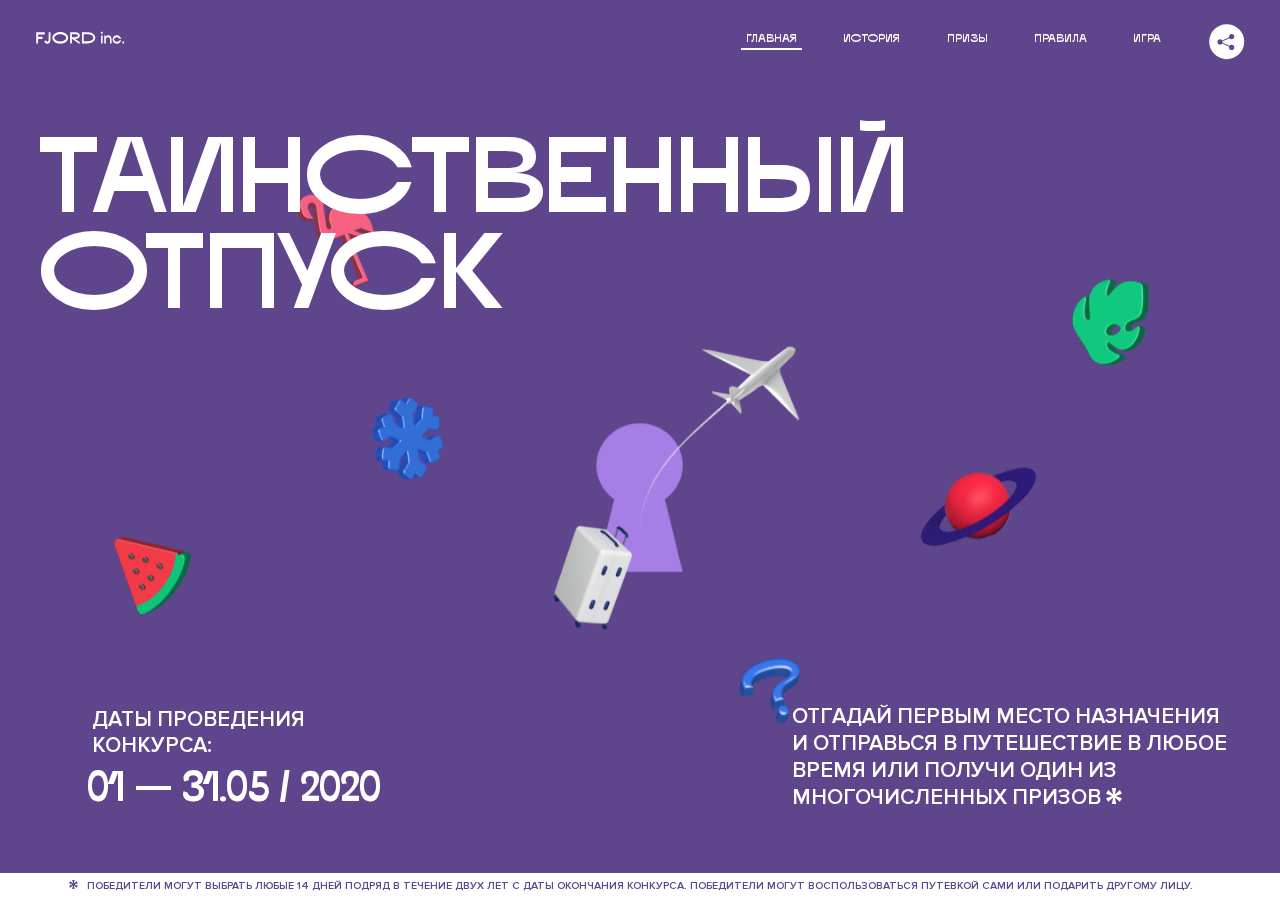
<file: 3/index.html>
<!DOCTYPE html>
<html lang="ru">
<head>
  <meta charset="UTF-8">
  <meta name="description" content="">
  <meta name="viewport" content="width=device-width, initial-scale=1.0">
  <meta http-equiv="X-UA-Compatible" content="ie=edge">
  <title>Mysterious Vacation</title>
<link href="css/style.min.css" rel="stylesheet">  <base href="https://htmlacademy-animation.github.io/11950-magic-vacation-1/3/">
</head>
<body>

  <header class="page-header js-header">
    <div class="page-header__wrapper">
      <a href="#" class="page-header__logo" aria-label="Перейти на страницу FJORD.Inc">
        <svg width="100" height="15" viewBox="0 0 100 15" fill="none" xmlns="http://www.w3.org/2000/svg">
          <path d="M0.26 1.4V14H2.276V8.906H7.334V6.44H2.276V3.848H9.872V1.4H0.26ZM12.733 14.36C15.127 14.36 16.243 12.65 16.243 9.5V1.4H14.263V8.96C14.263 11.21 13.723 11.876 12.733 11.876C11.833 11.876 11.473 11.3 11.347 10.58L9.36702 10.94C9.63702 13.046 10.663 14.36 12.733 14.36ZM18.3918 7.7C18.3918 11.372 22.3878 14.36 27.3198 14.36C32.2518 14.36 36.2478 11.372 36.2478 7.7C36.2478 4.028 32.2518 1.04 27.3198 1.04C22.3878 1.04 18.3918 4.028 18.3918 7.7ZM20.6058 7.7C20.6058 5.378 23.6118 3.524 27.3198 3.524C30.9918 3.524 33.9798 5.378 33.9798 7.7C33.9798 10.004 30.9918 11.858 27.3198 11.858C23.6118 11.858 20.6058 10.004 20.6058 7.7ZM40.403 14V8.906H40.799L49.079 14.702V12.38L44.039 8.906H44.201C47.999 8.906 49.277 7.304 49.277 5.162C49.277 3.092 47.999 1.4 44.201 1.4H38.387V14H40.403ZM43.535 3.722C45.785 3.722 47.045 4.136 47.045 5.432C47.045 6.764 45.785 7.034 43.535 7.034H40.403V3.722H43.535ZM51.6936 1.382V14H57.8676C62.7456 14 66.7236 11.534 66.7236 7.7C66.7236 3.848 62.7456 1.382 57.8676 1.382H51.6936ZM53.7096 11.624V3.722H57.5436C61.5396 3.722 64.4916 5.018 64.4916 7.7C64.4916 10.238 61.5396 11.624 57.5436 11.624H53.7096ZM73.1832 14.018H74.9832V5H73.1832V14.018ZM72.9132 1.976C72.9132 2.57 73.3992 3.092 74.0832 3.092C74.7492 3.092 75.2352 2.57 75.2352 1.976C75.2352 1.382 74.7672 0.805999 74.0832 0.805999C73.3812 0.805999 72.9132 1.382 72.9132 1.976ZM76.7867 14H78.5687V9.104C78.7487 8.006 79.5947 6.962 81.0887 6.962C82.1147 6.962 83.2667 7.448 83.2667 9.554V14H85.0487V9.014C85.0487 6.152 83.2307 4.73 81.3587 4.73C79.9187 4.73 79.0727 5.558 78.5687 6.854V5H76.7867V14ZM90.9898 14.27C93.5098 14.27 95.3818 12.506 95.7238 10.328H94.0498C93.7258 11.3 92.6998 12.02 90.9898 12.02C88.8478 12.02 87.7678 10.922 87.7678 9.59C87.7678 8.24 88.8478 6.962 90.9898 6.962C92.7538 6.962 93.7978 7.844 94.0858 8.924H95.7418C95.4358 6.71 93.6178 4.73 90.9898 4.73C88.0918 4.73 86.1298 7.124 86.1298 9.59C86.1298 12.074 88.1278 14.27 90.9898 14.27ZM97.0693 12.938C97.0693 13.658 97.5553 14.144 98.2753 14.144C98.9953 14.144 99.4813 13.658 99.4813 12.938C99.4813 12.2 98.9953 11.714 98.2753 11.714C97.5553 11.714 97.0693 12.2 97.0693 12.938Z" fill="currentColor"></path>
        </svg>
      </a>
      <button class="page-header__toggler js-menu-toggler" type="button" aria-label="Управление мобильным меню"><span>Меню</span></button>
      <nav class="page-header__nav">
        <div class="page-header__menu js-menu" id="menu">
          <ul>
            <li>
              <a class="js-menu-link active" href="#top" data-href="top">главная</a>
            </li>
            <li>
              <a class="js-menu-link" href="#story" data-href="story">история</a>
            </li>
            <li>
              <a class="js-menu-link" href="#prizes" data-href="prizes">призы</a>
            </li>
            <li>
              <a class="js-menu-link" href="#rules" data-href="rules">правила</a>
            </li>
            <li>
              <a class="js-menu-link" href="#game" data-href="game">игра</a>
            </li>
          </ul>
        </div>
        <div class="page-header__social">
          <div class="social-block js-social-block">
            <button class="social-block__toggler" aria-label="Управлять блоком с социальными кнопками">
              <svg width="26" height="22" viewBox="0 0 27 22" fill="none" xmlns="http://www.w3.org/2000/svg">
                <path d="M19.6721 7.43664C21.6273 7.43664 23.213 5.85095 23.213 3.89566C23.213 1.94037 21.6273 0.354675 19.6721 0.354675C17.7168 0.354675 16.1311 1.94037 16.1311 3.89566C16.1311 4.19968 16.1728 4.49178 16.2458 4.77345L7.21751 8.95527C6.57519 8.05214 5.52303 7.46049 4.33078 7.46049C2.37549 7.46049 0.789795 9.04618 0.789795 11.0015C0.789795 12.9568 2.37549 14.5425 4.33078 14.5425C5.52303 14.5425 6.57668 13.9508 7.21751 13.0477L16.2458 17.2295C16.1743 17.5112 16.1311 17.8033 16.1311 18.1073C16.1311 20.0626 17.7168 21.6483 19.6721 21.6483C21.6273 21.6483 23.213 20.0626 23.213 18.1073C23.213 16.152 21.6273 14.5663 19.6721 14.5663C18.4798 14.5663 17.4262 15.158 16.7853 16.0611L7.75701 11.8793C7.82854 11.5976 7.87176 11.3055 7.87176 11.0015C7.87176 10.6974 7.83003 10.4053 7.75701 10.1237L16.7853 5.94186C17.4262 6.84499 18.4783 7.43664 19.6721 7.43664Z" fill="currentColor"></path>
              </svg>
            </button>
            <ul class="social-block__list">
              <li>
                <a class="social-block__link social-block__link--fb" href="#" aria-label="Мы на Facebook">
                  <svg width="8" height="17" viewBox="0 0 8 17" fill="none" xmlns="http://www.w3.org/2000/svg">
                    <path d="M4.24646 16.9899H1.09275L1.05793 8.49828H0V5.30707H1.05793V3.81124C1.05793 1.42084 2.57654 0 5.21735 0H7.41758V3.18585H5.30841C4.28262 3.18585 4.2478 3.48582 4.2478 4.24914V5.30707H7.42964L7.16716 8.49828H4.2478V16.9899H4.24646Z" fill="currentColor"></path>
                  </svg>
                </a>
              </li>
              <li>
                <a class="social-block__link social-block__link--insta" href="#" aria-label="Мы в Instagram">
                  <svg width="15" height="15" viewBox="0 0 15 15" fill="none" xmlns="http://www.w3.org/2000/svg">
                    <path d="M11.0197 0H4.19806C2.14246 0 0.471191 1.66993 0.471191 3.72285V10.5499C0.471191 12.6082 2.14112 14.2727 4.19806 14.2727H11.0197C13.0753 14.2727 14.7466 12.6082 14.7466 10.5499V3.72285C14.7466 1.67127 13.0753 0 11.0197 0ZM11.0197 12.4849H4.19806C3.13076 12.4849 2.26432 11.6158 2.26432 10.5512V3.72419C2.26432 2.65956 3.13076 1.79715 4.19806 1.79715H11.0197C12.087 1.79715 12.9535 2.6609 12.9535 3.72419V10.5512C12.9535 11.6145 12.087 12.4849 11.0197 12.4849Z" fill="currentColor"></path>
                    <path d="M7.60887 3.11084C5.38989 3.11084 3.58203 4.9187 3.58203 7.14036C3.58203 9.35532 5.38989 11.1645 7.60887 11.1645C9.83053 11.1645 11.6357 9.35666 11.6357 7.14036C11.6357 4.9187 9.83053 3.11084 7.60887 3.11084ZM7.60887 9.36871C6.37551 9.36871 5.37784 8.37372 5.37784 7.14036C5.37784 5.90699 6.37551 4.90665 7.60887 4.90665C8.83822 4.90665 9.84259 5.90833 9.84259 7.14036C9.84392 8.37238 8.83822 9.36871 7.60887 9.36871Z" fill="currentColor"></path>
                    <path d="M11.3573 2.35962C10.8256 2.35962 10.3931 2.79752 10.3931 3.32381C10.3931 3.85546 10.8256 4.29336 11.3573 4.29336C11.8862 4.29336 12.3215 3.85546 12.3215 3.32381C12.3215 2.79752 11.8862 2.35962 11.3573 2.35962Z" fill="currentColor"></path>
                  </svg>
                </a>
              </li>
              <li>
                <a class="social-block__link social-block__link--vk" href="#" aria-label="Мы ВКонтакте">
                  <svg width="17" height="10" viewBox="0 0 17 10" fill="none" xmlns="http://www.w3.org/2000/svg">
                    <path d="M14.1234 4.9002C14.1234 4.9002 16.3623 1.72708 16.5866 0.680242C16.6595 0.312285 16.4947 0.103188 16.1069 0.103188C16.1069 0.103188 14.8193 0.103188 14.168 0.103188C13.7235 0.103188 13.5587 0.293278 13.4235 0.579768C13.4235 0.579768 12.3724 2.82553 11.0969 4.24712C10.6861 4.70333 10.4781 4.84318 10.2511 4.84318C10.0646 4.84318 9.98625 4.6911 9.98625 4.27834V0.649016C9.98625 0.147997 9.92545 0.00135496 9.5066 0.00135496H6.39628C6.15578 0.00135496 6.0085 0.134417 6.0085 0.324506C6.0085 0.801084 6.73406 0.908351 6.73406 2.20231V4.87305C6.73406 5.40529 6.70569 5.61575 6.45303 5.61575C5.78016 5.61575 4.19528 3.30618 3.30623 0.678887C3.12923 0.145282 2.93737 0 2.43475 0H0.486409C0.205373 0 0 0.190085 0 0.476576C0 0.991172 0.60666 3.40801 2.99277 6.64358C4.59927 8.8201 6.70569 10 8.60269 10C9.76196 10 10.0416 9.80312 10.0416 9.31432V7.63883C10.0416 7.22607 10.2065 7.04956 10.4429 7.04956C10.7078 7.04956 11.1847 7.13238 12.2805 8.22268C13.5843 9.47862 13.6762 10 14.3896 10H16.5676C16.7919 10 17 9.89273 17 9.52342C17 9.02919 16.3623 8.15343 15.384 7.10659C14.9801 6.56755 14.3302 5.98914 14.1248 5.72301C13.8275 5.40801 13.9154 5.23014 14.1234 4.9002Z" fill="currentColor"></path>
                  </svg>
                </a>
              </li>
            </ul>
          </div>
        </div>
      </nav>
    </div>
  </header>

  <main class="page-content">

    <section class="animation-screen"></section>

    <section class="screen screen--hidden screen--intro" id="top">
      <div class="screen__wrapper">
        <div class="intro">
          <h1 class="intro__title">Таинственный отпуск</h1>
          <div class="intro__content">
            <div class="intro__info">
              <p class="intro__label">Даты проведения конкурса:</p>
              <p class="intro__date">01 — 31.05 / 2020</p>
            </div>
            <div class="intro__message">
              <p>
                Отгадай первым место назначения и&nbsp;отправься в&nbsp;путешествие в&nbsp;любое время или получи один из многочисленных призов
                <svg width="16" height="16" viewBox="0 0 10 10" fill="none" xmlns="http://www.w3.org/2000/svg">
                  <path d="M0 6.35337L3.90271 4.99012L0 3.64663L1.34615 1.32374L4.44287 4.01073L3.67364 0H6.34615L5.57692 4.01073L8.65385 1.32374L10 3.64663L6.13405 4.99012L10 6.35337L8.65385 8.65651L5.57692 5.98927L6.34615 10H3.67364L4.44287 5.96952L1.34615 8.65651L0 6.35337Z" fill="currentColor"></path>
                </svg>
              </p>
            </div>
          </div>
        </div>
      </div>
      <div class="screen__footer js-footer">
        <button class="screen__footer-enlarge js-footer-toggler" type="button" aria-label="Показать сообщение">
          <svg width="10" height="10" viewBox="0 0 10 10" fill="none" xmlns="http://www.w3.org/2000/svg">
            <path d="M0 6.35337L3.90271 4.99012L0 3.64663L1.34615 1.32374L4.44287 4.01073L3.67364 0H6.34615L5.57692 4.01073L8.65385 1.32374L10 3.64663L6.13405 4.99012L10 6.35337L8.65385 8.65651L5.57692 5.98927L6.34615 10H3.67364L4.44287 5.96952L1.34615 8.65651L0 6.35337Z" fill="currentColor"></path>
          </svg>
        </button>
        <button class="screen__footer-collapse js-footer-toggler" type="button" aria-label="Скрыть сообщение">
          <svg width="13" height="13" viewBox="0 0 13 13" fill="none" xmlns="http://www.w3.org/2000/svg">
            <line x1="12.3536" y1="0.353553" x2="0.738349" y2="11.9688" stroke="currentColor"></line>
            <line x1="0.738319" y1="0.539925" x2="12.3535" y2="12.1551" stroke="currentColor"></line>
          </svg>
        </button>
        <div class="screen__footer-wrapper">
          <div class="screen__footer-announce">
            <p class="screen__footer-label">Даты проведения конкурса:</p>
            <p class="screen__footer-date">01 — 31.05 / 2020</p>
          </div>
          <div class="screen__footer-note">
            <p>
              <svg width="10" height="10" viewBox="0 0 10 10" fill="none" xmlns="http://www.w3.org/2000/svg">
                <path d="M0 6.35337L3.90271 4.99012L0 3.64663L1.34615 1.32374L4.44287 4.01073L3.67364 0H6.34615L5.57692 4.01073L8.65385 1.32374L10 3.64663L6.13405 4.99012L10 6.35337L8.65385 8.65651L5.57692 5.98927L6.34615 10H3.67364L4.44287 5.96952L1.34615 8.65651L0 6.35337Z" fill="currentColor"></path>
              </svg>
              <span>Победители могут выбрать любые 14 дней подряд в&nbsp;течение двух лет с&nbsp;даты окончания конкурса. Победители могут воспользоваться путевкой сами или подарить другому лицу.</span>
            </p>
          </div>
        </div>
      </div>
    </section>

    <section class="screen screen--hidden screen--story" id="story">

      <div class="slider swiper-container js-slider">

        <div class="swiper-wrapper">

          <div class="slider__item swiper-slide">
            <h2 class="slider__item-title">История</h2>
            <p class="slider__item-text">Джеймс Таргет был основателем компании &laquo;Fjord Inc.&raquo;. С&nbsp;1965 года &laquo;Fjord Inc.&raquo; прославилась надёжными и&nbsp;удобными чемоданами и&nbsp;аксессуарами для туристов.</p>
          </div>

          <div class="slider__item swiper-slide">
            <p class="slider__item-text">Когда Джеймсу было 7&nbsp;лет, в&nbsp;их&nbsp;доме гостил дядюшка и&nbsp;развлекал детей рассказами о&nbsp;своей поездке в&nbsp;место, показавшееся малышу Таргету невероятным. Тогда Джеймс решил, что однажды посетит его, но&nbsp;не&nbsp;будет рассказывать о&nbsp;мечте, пока не&nbsp;осуществит.</p>
          </div>

          <div class="slider__item swiper-slide">
            <p class="slider__item-text">Джеймс Таргет стал увлеченным путешественником. Он&nbsp;посетил 5&nbsp;континентов, 126&nbsp;стран.</p>
          </div>

          <div class="slider__item swiper-slide">
            <p class="slider__item-text">Он&nbsp;сплавлялся по&nbsp;Амазонке и&nbsp;погружался в&nbsp;пещеры Франции, медитировал в&nbsp;горах Тибета и&nbsp;пожимал руку вождя племени Акугауа.</p>
          </div>

          <div class="slider__item swiper-slide">
            <p class="slider__item-text">Из&nbsp;своих поездок Джеймс Таргет привозил идеи, как сделать свои чемоданы &laquo;Fjord Inc.&raquo; удобными и&nbsp;приспособленными к&nbsp;разным дорожным условиям.</p>
          </div>

          <div class="slider__item swiper-slide">
            <p class="slider__item-text">Всё это время Джеймс не&nbsp;оставлял идею поездки своей мечты. Однако, как только он&nbsp;брался за&nbsp;планирование, возникали препятствия, не&nbsp;позволяющие отправиться туда.</p>
          </div>

          <div class="slider__item swiper-slide">
            <p class="slider__item-text">В&nbsp;возрасте 67&nbsp;лет Джеймс Таргет попал под лавину и&nbsp;погиб. В&nbsp;своём завещании он&nbsp;поручил отправить в&nbsp;заветное путешествие трёх смельчаков, единых с&nbsp;ним духом.</p>
          </div>

          <div class="slider__item swiper-slide">
            <p class="slider__item-text">Тех, кто сможет узнать таинственное место, задавая вопросы специально обученному ИИ&nbsp;&laquo;Соне&raquo;, ждет фантастическое путешествие.</p>
          </div>
        </div>
        <div class="slider__controls">
          <button class="slider__control slider__control--prev js-control-prev" type="button" aria-label="Показать предыдущую историю">
            <svg width="12" height="22" viewBox="0 0 12 22" fill="none" xmlns="http://www.w3.org/2000/svg">
              <path d="M11 1L1 11L11 21" stroke="currentColor" stroke-width="2" stroke-linejoin="round"></path>
            </svg>
          </button>
          <button class="slider__control slider__control--next js-control-next" type="button" aria-label="Показать следующую историю">
            <svg width="12" height="22" viewBox="0 0 12 22" fill="none" xmlns="http://www.w3.org/2000/svg">
              <path d="M1 1L11 11L1 21" stroke="currentColor" stroke-width="2" stroke-linejoin="round"></path>
            </svg>
          </button>
        </div>
        <div class="slider__pagination swiper-pagination"></div>
      </div>
    </section>

    <section class="screen screen--hidden screen--prizes" id="prizes">
      <div class="screen__wrapper">
        <div class="prizes">
          <h2 class="prizes__title">ПРизы</h2>
          <div class="prizes__lead">
            <p>Найди ответ и&nbsp;получи один из&nbsp;призов:</p>
          </div>
          <ul class="prizes__list">
            <li class="prizes__item prizes__item--journeys">
              <div class="prizes__icon">
                <picture>
                  <source srcset="img/prize1-mob.svg" media="(orientation: portrait)">
                  <img src="img/prize1.svg" alt="">
                </picture>
              </div>
              <p class="prizes__desc">
                <b>3</b>
                <span>загадочных путешествия</span>
              </p>
            </li>
            <li class="prizes__item prizes__item--cases">
              <div class="prizes__icon">
                <picture>
                  <source srcset="img/prize2-mob.svg" media="(orientation: portrait)">
                  <img src="img/prize2.svg" alt="">
                </picture>
              </div>
              <p class="prizes__desc">
                <b>7</b>
                <span>надежных чемоданов</span>
              </p>
            </li>
            <li class="prizes__item prizes__item--codes">
              <div class="prizes__icon">
                <picture>
                  <source srcset="img/prize3-mob.svg" media="(orientation: portrait)">
                  <img src="img/prize3.svg" alt="">
                </picture>
              </div>
              <p class="prizes__desc">
                <b>900</b>
                <span>
                  промокодов на&nbsp;скидку 15%
                  <svg width="10" height="10" viewBox="0 0 10 10" fill="none" xmlns="http://www.w3.org/2000/svg">
                    <path d="M0 6.35337L3.90271 4.99012L0 3.64663L1.34615 1.32374L4.44287 4.01073L3.67364 0H6.34615L5.57692 4.01073L8.65385 1.32374L10 3.64663L6.13405 4.99012L10 6.35337L8.65385 8.65651L5.57692 5.98927L6.34615 10H3.67364L4.44287 5.96952L1.34615 8.65651L0 6.35337Z" fill="currentColor"></path>
                  </svg>
                </span>
              </p>
            </li>
          </ul>
        </div>
      </div>
      <div class="screen__footer js-footer">
        <button class="screen__footer-enlarge js-footer-toggler" type="button" aria-label="Показать сообщение">
          <svg width="10" height="10" viewBox="0 0 10 10" fill="none" xmlns="http://www.w3.org/2000/svg">
            <path d="M0 6.35337L3.90271 4.99012L0 3.64663L1.34615 1.32374L4.44287 4.01073L3.67364 0H6.34615L5.57692 4.01073L8.65385 1.32374L10 3.64663L6.13405 4.99012L10 6.35337L8.65385 8.65651L5.57692 5.98927L6.34615 10H3.67364L4.44287 5.96952L1.34615 8.65651L0 6.35337Z" fill="currentColor"></path>
          </svg>
        </button>
        <button class="screen__footer-collapse js-footer-toggler" type="button" aria-label="Скрыть сообщение">
          <svg width="13" height="13" viewBox="0 0 13 13" fill="none" xmlns="http://www.w3.org/2000/svg">
            <line x1="12.3536" y1="0.353553" x2="0.738349" y2="11.9688" stroke="currentColor"></line>
            <line x1="0.738319" y1="0.539925" x2="12.3535" y2="12.1551" stroke="currentColor"></line>
          </svg>
        </button>
        <div class="screen__footer-wrapper">
          <div class="screen__footer-announce">
            <p class="screen__footer-label">Даты проведения конкурса:</p>
            <p class="screen__footer-date">01 — 31.05 / 2020</p>
          </div>
          <div class="screen__footer-note">
            <p>
              <svg width="10" height="10" viewBox="0 0 10 10" fill="none" xmlns="http://www.w3.org/2000/svg">
                <path d="M0 6.35337L3.90271 4.99012L0 3.64663L1.34615 1.32374L4.44287 4.01073L3.67364 0H6.34615L5.57692 4.01073L8.65385 1.32374L10 3.64663L6.13405 4.99012L10 6.35337L8.65385 8.65651L5.57692 5.98927L6.34615 10H3.67364L4.44287 5.96952L1.34615 8.65651L0 6.35337Z" fill="currentColor"></path>
              </svg>
              <span>Скидка&nbsp;15% на&nbsp;единоразовое приобретение путёвки с&nbsp;1&nbsp;июня 2020 по&nbsp;31&nbsp;мая 2022&nbsp;года. Суммируется с&nbsp;другими акциями</span>
            </p>
          </div>
        </div>
      </div>
    </section>

    <section class="screen screen--hidden screen--rules" id="rules">
      <div class="screen__wrapper">
        <div class="rules">
          <h2 class="rules__title">Правила</h2>
          <div class="rules__lead">
            <p>Для того чтобы получить наследство Джеймса Таргета, тебе нужно выведать у&nbsp;&laquo;Сони&raquo;, куда предстоит отправиться тебе в&nbsp;случае победы</p>
          </div>
          <ol class="rules__list">
            <li class="rules__item">
              <p>Тебе отводится <br>5&nbsp;минут</p>
            </li>
            <li class="rules__item">
              <p>Задавай любые вопросы в&nbsp;текстовом поле</p>
            </li>
            <li class="rules__item">
              <p>Нажимай кнопку &laquo;Узнать&raquo;, чтобы получить ответ</p>
            </li>
            <li class="rules__item">
              <p>&laquo;Соня&raquo; может отвечать только&nbsp;Да или Нет</p>
            </li>
          </ol>
          <a href="#game" class="rules__link btn">Погнали!</a>
        </div>
      </div>
      <div class="screen__disclaimer">
        <div class="disclaimer">
          <ul>
            <li>
              <a href="#">Правовая информация</a>
            </li>
            <li>
              <a href="#">Подробные правила</a>
            </li>
          </ul>
        </div>
      </div>
    </section>

    <section class="screen screen--hidden screen--game" id="game">
      <div class="screen__wrapper">
        <div class="game">
          <div class="game__header">
            <h2 class="game__title">Игра</h2>
            <div class="game__counter">
              <span>05</span>:<span>00</span>
            </div>
          </div>
          <div class="game__body">
            <div class="chat">
              <div class="chat__body js-chat">
                <ul class="chat__list" id="messages"></ul>
              </div>
              <div class="chat__footer">
                <form action="#" method="post" class="form" id="message-form">
                  <label for="message-field" class="visually-hidden">Поле для ввода вопроса</label>
                  <input type="text" class="form__field" id="message-field">
                  <button class="form__button btn">
                    Узнать
                    <svg width="18" height="19" viewBox="0 0 18 19" fill="none" xmlns="http://www.w3.org/2000/svg">
                      <path stroke="currentColor" stroke-width="2" d="M9 19V1"></path>
                      <path d="M1 9l8-8 8 8" stroke="currentColor" stroke-width="2" stroke-linejoin="round"></path>
                    </svg>
                  </button>
                </form>
              </div>
            </div>
          </div>
          <!-- временные кнопки для показа результата -->
          <div class="game__buttons">
            <button class="game__button btn js-show-result" type="button" data-target="result">Положительный результат</button>
            <button class="game__button btn js-show-result" type="button" data-target="result2">Положительный результат - 2</button>
            <button class="game__button btn js-show-result" type="button" data-target="result3">Отрицательный результат</button>
          </div>
        </div>
      </div>
    </section>

    <section class="screen screen--hidden screen--result" id="result">
      <div class="screen__wrapper">
        <div class="result result--trip">
          <div class="result__image">
            <picture>
              <source srcset="img/result1-mob.png 1x, img/result1-mob@2x.png 2x" media="(max-width: 768px) and (orientation: portrait)">
              <img src="img/result1.png" srcset="img/result1@2x.png 2x" alt="">
            </picture>
          </div>
          <h2 class="result__title">
            <span class="visually-hidden">ПОбеда!</span>
            <svg xmlns="http://www.w3.org/2000/svg" viewBox="0 0 568.85 109.24">
              <path d="M16,24.44V92H2.6V8H75V92H61.52V24.44H16Z" transform="translate(-2.1 -1.5)" fill="none" stroke="currentColor"></path>
              <path d="M148.76,5.6c32.88,0,59.52,19.92,59.52,44.4s-26.64,44.4-59.52,44.4S89.24,74.48,89.24,50,115.88,5.6,148.76,5.6Zm0,72.12c24.48,0,44.4-12.36,44.4-27.72s-19.92-27.84-44.4-27.84C124,22.16,104,34.52,104,50S124,77.72,148.76,77.72Z" transform="translate(-2.1 -1.5)" fill="none" stroke="currentColor"></path>
              <path d="M287.36,8V24.44H236v14.4h25.32c25.44,0,34,11.16,34,26.52,0,15.6-8.52,26.64-34,26.64H222.56V8h64.8ZM256.88,76.52c15.12,0,23.52-2,23.52-11.52S272,54.44,256.88,54.44H236V76.52h20.88Z" transform="translate(-2.1 -1.5)" fill="none" stroke="currentColor"></path>
              <path d="M371.47,8V24.44H320.84V41.6h33.6V58h-33.6V75.56h50.64V92H307.4V8h64.08Z" transform="translate(-2.1 -1.5)" fill="none" stroke="currentColor"></path>
              <path d="M382.39,110.24V75.56h7.44c4.56-4.68,7.8-18.36,8.76-56L399,8h48.6V75.56h10v34.68H442.87V92H397v18.24H382.39Zm51.72-34.68V24.44H411.55v3.12c-0.48,22.44-3.24,37.68-7.2,48h29.76Z" transform="translate(-2.1 -1.5)" fill="none" stroke="currentColor"></path>
              <path d="M463.75,92l28-84h27.12l28.08,84H533.47l-7.8-23.52h-37.8L480.07,92H463.75Zm56.64-40L507,11.84,493.51,52h26.88Z" transform="translate(-2.1 -1.5)" fill="none" stroke="currentColor"></path>
              <path d="M554.12,70.4L555.55,2H569l1.44,68.4H554.12Zm8.28,6.36c4.8,0,8,3.24,8,8.16a8,8,0,1,1-16.08,0C554.35,80,557.59,76.76,562.39,76.76Z" transform="translate(-2.1 -1.5)" fill="none" stroke="currentColor"></path>
            </svg>
          </h2>
          <div class="result__text">
            <p>ты&nbsp;отправляешься в&nbsp;Арктику!</p>
          </div>
          <div class="result__form">
            <form action="#" method="post" class="form form--result">
              <label for="email-field" class="form__label">зарегистрируй результат</label>
              <input type="email" class="form__field" id="email-field" placeholder="e-mail для регистации результата и получения приза" required="">
              <button class="form__button btn">
                отправить
                <svg width="18" height="19" viewBox="0 0 18 19" fill="none" xmlns="http://www.w3.org/2000/svg">
                  <path stroke="currentColor" stroke-width="2" d="M9 19V1"></path>
                  <path d="M1 9l8-8 8 8" stroke="currentColor" stroke-width="2" stroke-linejoin="round"></path>
                </svg>
              </button>
            </form>
          </div>
        </div>
      </div>
    </section>

    <section class="screen screen--hidden screen--result" id="result2">
      <div class="screen__wrapper">
        <div class="result result--prize">
          <div class="result__image">
            <picture>
              <source srcset="img/result2-mob.png 1x, img/result2-mob@2x.png 2x" media="(max-width: 768px) and (orientation: portrait)">
              <img src="img/result2.png" srcset="img/result2@2x.png 2x" alt="">
            </picture>
          </div>
          <h2 class="result__title">
            <span class="visually-hidden">ПОбеда!</span>
            <svg xmlns="http://www.w3.org/2000/svg" viewBox="0 0 568.85 109.24">
              <path d="M16,24.44V92H2.6V8H75V92H61.52V24.44H16Z" transform="translate(-2.1 -1.5)" fill="none" stroke="currentColor"></path>
              <path d="M148.76,5.6c32.88,0,59.52,19.92,59.52,44.4s-26.64,44.4-59.52,44.4S89.24,74.48,89.24,50,115.88,5.6,148.76,5.6Zm0,72.12c24.48,0,44.4-12.36,44.4-27.72s-19.92-27.84-44.4-27.84C124,22.16,104,34.52,104,50S124,77.72,148.76,77.72Z" transform="translate(-2.1 -1.5)" fill="none" stroke="currentColor"></path>
              <path d="M287.36,8V24.44H236v14.4h25.32c25.44,0,34,11.16,34,26.52,0,15.6-8.52,26.64-34,26.64H222.56V8h64.8ZM256.88,76.52c15.12,0,23.52-2,23.52-11.52S272,54.44,256.88,54.44H236V76.52h20.88Z" transform="translate(-2.1 -1.5)" fill="none" stroke="currentColor"></path>
              <path d="M371.47,8V24.44H320.84V41.6h33.6V58h-33.6V75.56h50.64V92H307.4V8h64.08Z" transform="translate(-2.1 -1.5)" fill="none" stroke="currentColor"></path>
              <path d="M382.39,110.24V75.56h7.44c4.56-4.68,7.8-18.36,8.76-56L399,8h48.6V75.56h10v34.68H442.87V92H397v18.24H382.39Zm51.72-34.68V24.44H411.55v3.12c-0.48,22.44-3.24,37.68-7.2,48h29.76Z" transform="translate(-2.1 -1.5)" fill="none" stroke="currentColor"></path>
              <path d="M463.75,92l28-84h27.12l28.08,84H533.47l-7.8-23.52h-37.8L480.07,92H463.75Zm56.64-40L507,11.84,493.51,52h26.88Z" transform="translate(-2.1 -1.5)" fill="none" stroke="currentColor"></path>
              <path d="M554.12,70.4L555.55,2H569l1.44,68.4H554.12Zm8.28,6.36c4.8,0,8,3.24,8,8.16a8,8,0,1,1-16.08,0C554.35,80,557.59,76.76,562.39,76.76Z" transform="translate(-2.1 -1.5)" fill="none" stroke="currentColor"></path>
            </svg>
          </h2>
          <div class="result__text">
            <p>чемодан &laquo;Fjord&nbsp;Inc.&raquo;&nbsp;твой</p>
          </div>
          <div class="result__form">
            <form action="#" method="post" class="form form--result">
              <label for="email-field2" class="form__label">зарегистрируй результат</label>
              <input type="email" class="form__field" id="email-field2" placeholder="e-mail для регистации результата и получения приза" required="">
              <button class="form__button btn">
                отправить
                <svg width="18" height="19" viewBox="0 0 18 19" fill="none" xmlns="http://www.w3.org/2000/svg">
                  <path stroke="currentColor" stroke-width="2" d="M9 19V1"></path>
                  <path d="M1 9l8-8 8 8" stroke="currentColor" stroke-width="2" stroke-linejoin="round"></path>
                </svg>
              </button>
            </form>
          </div>
        </div>
      </div>
    </section>

    <section class="screen screen--hidden screen--result" id="result3">
      <div class="screen__wrapper">
        <div class="result result--negative">
          <div class="result__image">
            <picture>
              <source srcset="img/result3-mob.png 1x, img/result3-mob@2x.png 2x" media="(max-width: 768px) and (orientation: portrait)">
              <img src="img/result3.png" srcset="img/result3@2x.png 2x" alt="">
            </picture>
          </div>
          <h2 class="result__title">
            <span class="visually-hidden">Не угадал!</span>
            <svg xmlns="http://www.w3.org/2000/svg" viewBox="0 0 660.77 109.24">
              <path d="M2.66,92V8H16.1V42.2H53.3V8H66.74V92H53.3V58.64H16.1V92H2.66Z" transform="translate(-2.16 -1.5)" fill="none" stroke="currentColor"></path>
              <path d="M147.62,8V24.44H97V41.6h33.6V58H97V75.56h50.64V92H83.54V8h64.08Z" transform="translate(-2.16 -1.5)" fill="none" stroke="currentColor"></path>
              <path d="M199.22,8l20.52,42.36L235.34,8h16.44l-31,84H204.38l9.48-25.92L185.78,8h13.44Z" transform="translate(-2.16 -1.5)" fill="none" stroke="currentColor"></path>
              <path d="M273.74,24.44V92H260.3V8h50.16V24.44H273.74Z" transform="translate(-2.16 -1.5)" fill="none" stroke="currentColor"></path>
              <path d="M307.1,92l28-84h27.12l28.08,84H376.82L369,68.48h-37.8L323.42,92H307.1Zm56.64-40L350.3,11.84,336.86,52h26.88Z" transform="translate(-2.16 -1.5)" fill="none" stroke="currentColor"></path>
              <path d="M396.38,110.24V75.56h7.44c4.56-4.68,7.8-18.36,8.76-56L412.94,8h48.6V75.56h10v34.68H456.86V92H411v18.24H396.38ZM448.1,75.56V24.44H425.54v3.12c-0.48,22.44-3.24,37.68-7.2,48H448.1Z" transform="translate(-2.16 -1.5)" fill="none" stroke="currentColor"></path>
              <path d="M477.74,92l28-84h27.12L560.9,92H547.46l-7.8-23.52h-37.8L494.06,92H477.74Zm56.64-40-13.44-40.2L507.5,52h26.88Z" transform="translate(-2.16 -1.5)" fill="none" stroke="currentColor"></path>
              <path d="M568.7,76.88a13.77,13.77,0,0,0,5,1c6.6,0,10.44-6.24,12-58.32L586.22,8h46.2V92H619V24.44H598.82l-0.12,3.12C597.14,81,589,94.4,573.74,94.4a28.55,28.55,0,0,1-6.72-.84Z" transform="translate(-2.16 -1.5)" fill="none" stroke="currentColor"></path>
              <path d="M646.1,70.4L647.54,2H661l1.44,68.4H646.1Zm8.28,6.36c4.8,0,8,3.24,8,8.16a8,8,0,0,1-16.08,0C646.34,80,649.58,76.76,654.38,76.76Z" transform="translate(-2.16 -1.5)" fill="none" stroke="currentColor"></path>
            </svg>
          </h2>
          <button class="result__button js-play" type="button">
            не сдавайся!
            <span>
              <svg width="27" height="22" viewBox="0 0 27 22" fill="none" xmlns="http://www.w3.org/2000/svg">
                <path d="M10.6899 1.47998C5.42992 1.47998 1.16992 5.73998 1.16992 11C1.16992 16.26 5.42992 20.52 10.6899 20.52C15.9499 20.52 20.2099 16.26 20.2099 11V7.13998" stroke="currentColor" stroke-width="2" stroke-miterlimit="10"></path>
                <path d="M15.1099 12.5099L20.1499 7.13989L25.3099 12.6299" stroke="currentColor" stroke-width="2" stroke-miterlimit="10" stroke-linejoin="round"></path>
              </svg>
            </span>
          </button>
        </div>
      </div>
    </section>

    <div class="screen-transition"></div>

  </main>

<script src="js/script.js"></script></body>
</html>
</file>
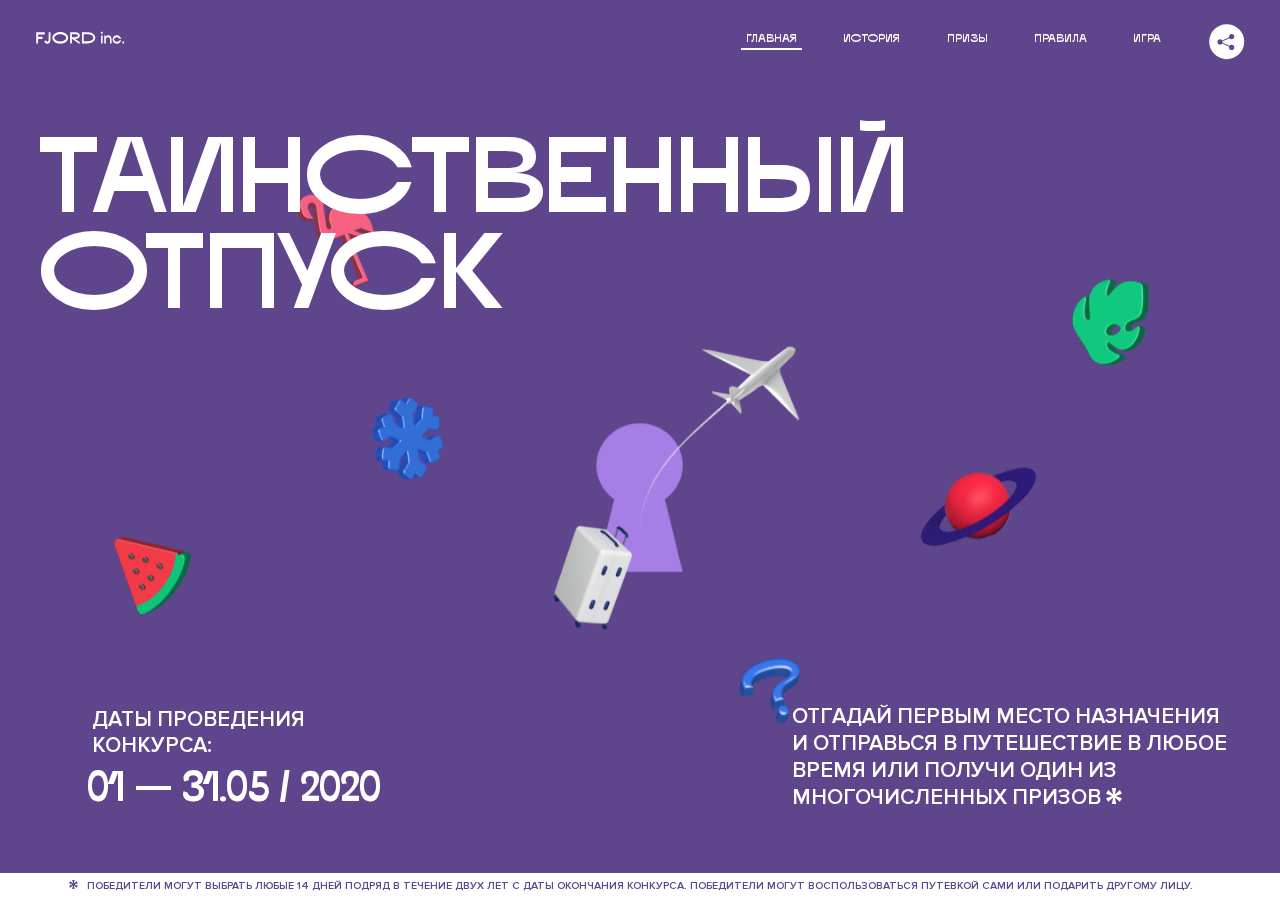
<file: 4/index.html>
<!DOCTYPE html>
<html lang="ru">
<head>
  <meta charset="UTF-8">
  <meta name="description" content="">
  <meta name="viewport" content="width=device-width, initial-scale=1.0">
  <meta http-equiv="X-UA-Compatible" content="ie=edge">
  <title>Mysterious Vacation</title>
<link href="css/style.min.css" rel="stylesheet">  <base href="https://htmlacademy-animation.github.io/11950-magic-vacation-1/4/">
</head>
<body>

  <header class="page-header js-header">
    <div class="page-header__wrapper">
      <a href="#" class="page-header__logo" aria-label="Перейти на страницу FJORD.Inc">
        <svg width="100" height="15" viewBox="0 0 100 15" fill="none" xmlns="http://www.w3.org/2000/svg">
          <path d="M0.26 1.4V14H2.276V8.906H7.334V6.44H2.276V3.848H9.872V1.4H0.26ZM12.733 14.36C15.127 14.36 16.243 12.65 16.243 9.5V1.4H14.263V8.96C14.263 11.21 13.723 11.876 12.733 11.876C11.833 11.876 11.473 11.3 11.347 10.58L9.36702 10.94C9.63702 13.046 10.663 14.36 12.733 14.36ZM18.3918 7.7C18.3918 11.372 22.3878 14.36 27.3198 14.36C32.2518 14.36 36.2478 11.372 36.2478 7.7C36.2478 4.028 32.2518 1.04 27.3198 1.04C22.3878 1.04 18.3918 4.028 18.3918 7.7ZM20.6058 7.7C20.6058 5.378 23.6118 3.524 27.3198 3.524C30.9918 3.524 33.9798 5.378 33.9798 7.7C33.9798 10.004 30.9918 11.858 27.3198 11.858C23.6118 11.858 20.6058 10.004 20.6058 7.7ZM40.403 14V8.906H40.799L49.079 14.702V12.38L44.039 8.906H44.201C47.999 8.906 49.277 7.304 49.277 5.162C49.277 3.092 47.999 1.4 44.201 1.4H38.387V14H40.403ZM43.535 3.722C45.785 3.722 47.045 4.136 47.045 5.432C47.045 6.764 45.785 7.034 43.535 7.034H40.403V3.722H43.535ZM51.6936 1.382V14H57.8676C62.7456 14 66.7236 11.534 66.7236 7.7C66.7236 3.848 62.7456 1.382 57.8676 1.382H51.6936ZM53.7096 11.624V3.722H57.5436C61.5396 3.722 64.4916 5.018 64.4916 7.7C64.4916 10.238 61.5396 11.624 57.5436 11.624H53.7096ZM73.1832 14.018H74.9832V5H73.1832V14.018ZM72.9132 1.976C72.9132 2.57 73.3992 3.092 74.0832 3.092C74.7492 3.092 75.2352 2.57 75.2352 1.976C75.2352 1.382 74.7672 0.805999 74.0832 0.805999C73.3812 0.805999 72.9132 1.382 72.9132 1.976ZM76.7867 14H78.5687V9.104C78.7487 8.006 79.5947 6.962 81.0887 6.962C82.1147 6.962 83.2667 7.448 83.2667 9.554V14H85.0487V9.014C85.0487 6.152 83.2307 4.73 81.3587 4.73C79.9187 4.73 79.0727 5.558 78.5687 6.854V5H76.7867V14ZM90.9898 14.27C93.5098 14.27 95.3818 12.506 95.7238 10.328H94.0498C93.7258 11.3 92.6998 12.02 90.9898 12.02C88.8478 12.02 87.7678 10.922 87.7678 9.59C87.7678 8.24 88.8478 6.962 90.9898 6.962C92.7538 6.962 93.7978 7.844 94.0858 8.924H95.7418C95.4358 6.71 93.6178 4.73 90.9898 4.73C88.0918 4.73 86.1298 7.124 86.1298 9.59C86.1298 12.074 88.1278 14.27 90.9898 14.27ZM97.0693 12.938C97.0693 13.658 97.5553 14.144 98.2753 14.144C98.9953 14.144 99.4813 13.658 99.4813 12.938C99.4813 12.2 98.9953 11.714 98.2753 11.714C97.5553 11.714 97.0693 12.2 97.0693 12.938Z" fill="currentColor"></path>
        </svg>
      </a>
      <button class="page-header__toggler js-menu-toggler" type="button" aria-label="Управление мобильным меню"><span>Меню</span></button>
      <nav class="page-header__nav">
        <div class="page-header__menu js-menu" id="menu">
          <ul>
            <li>
              <a class="js-menu-link active" href="#top" data-href="top">главная</a>
            </li>
            <li>
              <a class="js-menu-link" href="#story" data-href="story">история</a>
            </li>
            <li>
              <a class="js-menu-link" href="#prizes" data-href="prizes">призы</a>
            </li>
            <li>
              <a class="js-menu-link" href="#rules" data-href="rules">правила</a>
            </li>
            <li>
              <a class="js-menu-link" href="#game" data-href="game">игра</a>
            </li>
          </ul>
        </div>
        <div class="page-header__social">
          <div class="social-block js-social-block">
            <button class="social-block__toggler" aria-label="Управлять блоком с социальными кнопками">
              <svg width="26" height="22" viewBox="0 0 27 22" fill="none" xmlns="http://www.w3.org/2000/svg">
                <path d="M19.6721 7.43664C21.6273 7.43664 23.213 5.85095 23.213 3.89566C23.213 1.94037 21.6273 0.354675 19.6721 0.354675C17.7168 0.354675 16.1311 1.94037 16.1311 3.89566C16.1311 4.19968 16.1728 4.49178 16.2458 4.77345L7.21751 8.95527C6.57519 8.05214 5.52303 7.46049 4.33078 7.46049C2.37549 7.46049 0.789795 9.04618 0.789795 11.0015C0.789795 12.9568 2.37549 14.5425 4.33078 14.5425C5.52303 14.5425 6.57668 13.9508 7.21751 13.0477L16.2458 17.2295C16.1743 17.5112 16.1311 17.8033 16.1311 18.1073C16.1311 20.0626 17.7168 21.6483 19.6721 21.6483C21.6273 21.6483 23.213 20.0626 23.213 18.1073C23.213 16.152 21.6273 14.5663 19.6721 14.5663C18.4798 14.5663 17.4262 15.158 16.7853 16.0611L7.75701 11.8793C7.82854 11.5976 7.87176 11.3055 7.87176 11.0015C7.87176 10.6974 7.83003 10.4053 7.75701 10.1237L16.7853 5.94186C17.4262 6.84499 18.4783 7.43664 19.6721 7.43664Z" fill="currentColor"></path>
              </svg>
            </button>
            <ul class="social-block__list">
              <li>
                <a class="social-block__link social-block__link--fb" href="#" aria-label="Мы на Facebook">
                  <svg width="8" height="17" viewBox="0 0 8 17" fill="none" xmlns="http://www.w3.org/2000/svg">
                    <path d="M4.24646 16.9899H1.09275L1.05793 8.49828H0V5.30707H1.05793V3.81124C1.05793 1.42084 2.57654 0 5.21735 0H7.41758V3.18585H5.30841C4.28262 3.18585 4.2478 3.48582 4.2478 4.24914V5.30707H7.42964L7.16716 8.49828H4.2478V16.9899H4.24646Z" fill="currentColor"></path>
                  </svg>
                </a>
              </li>
              <li>
                <a class="social-block__link social-block__link--insta" href="#" aria-label="Мы в Instagram">
                  <svg width="15" height="15" viewBox="0 0 15 15" fill="none" xmlns="http://www.w3.org/2000/svg">
                    <path d="M11.0197 0H4.19806C2.14246 0 0.471191 1.66993 0.471191 3.72285V10.5499C0.471191 12.6082 2.14112 14.2727 4.19806 14.2727H11.0197C13.0753 14.2727 14.7466 12.6082 14.7466 10.5499V3.72285C14.7466 1.67127 13.0753 0 11.0197 0ZM11.0197 12.4849H4.19806C3.13076 12.4849 2.26432 11.6158 2.26432 10.5512V3.72419C2.26432 2.65956 3.13076 1.79715 4.19806 1.79715H11.0197C12.087 1.79715 12.9535 2.6609 12.9535 3.72419V10.5512C12.9535 11.6145 12.087 12.4849 11.0197 12.4849Z" fill="currentColor"></path>
                    <path d="M7.60887 3.11084C5.38989 3.11084 3.58203 4.9187 3.58203 7.14036C3.58203 9.35532 5.38989 11.1645 7.60887 11.1645C9.83053 11.1645 11.6357 9.35666 11.6357 7.14036C11.6357 4.9187 9.83053 3.11084 7.60887 3.11084ZM7.60887 9.36871C6.37551 9.36871 5.37784 8.37372 5.37784 7.14036C5.37784 5.90699 6.37551 4.90665 7.60887 4.90665C8.83822 4.90665 9.84259 5.90833 9.84259 7.14036C9.84392 8.37238 8.83822 9.36871 7.60887 9.36871Z" fill="currentColor"></path>
                    <path d="M11.3573 2.35962C10.8256 2.35962 10.3931 2.79752 10.3931 3.32381C10.3931 3.85546 10.8256 4.29336 11.3573 4.29336C11.8862 4.29336 12.3215 3.85546 12.3215 3.32381C12.3215 2.79752 11.8862 2.35962 11.3573 2.35962Z" fill="currentColor"></path>
                  </svg>
                </a>
              </li>
              <li>
                <a class="social-block__link social-block__link--vk" href="#" aria-label="Мы ВКонтакте">
                  <svg width="17" height="10" viewBox="0 0 17 10" fill="none" xmlns="http://www.w3.org/2000/svg">
                    <path d="M14.1234 4.9002C14.1234 4.9002 16.3623 1.72708 16.5866 0.680242C16.6595 0.312285 16.4947 0.103188 16.1069 0.103188C16.1069 0.103188 14.8193 0.103188 14.168 0.103188C13.7235 0.103188 13.5587 0.293278 13.4235 0.579768C13.4235 0.579768 12.3724 2.82553 11.0969 4.24712C10.6861 4.70333 10.4781 4.84318 10.2511 4.84318C10.0646 4.84318 9.98625 4.6911 9.98625 4.27834V0.649016C9.98625 0.147997 9.92545 0.00135496 9.5066 0.00135496H6.39628C6.15578 0.00135496 6.0085 0.134417 6.0085 0.324506C6.0085 0.801084 6.73406 0.908351 6.73406 2.20231V4.87305C6.73406 5.40529 6.70569 5.61575 6.45303 5.61575C5.78016 5.61575 4.19528 3.30618 3.30623 0.678887C3.12923 0.145282 2.93737 0 2.43475 0H0.486409C0.205373 0 0 0.190085 0 0.476576C0 0.991172 0.60666 3.40801 2.99277 6.64358C4.59927 8.8201 6.70569 10 8.60269 10C9.76196 10 10.0416 9.80312 10.0416 9.31432V7.63883C10.0416 7.22607 10.2065 7.04956 10.4429 7.04956C10.7078 7.04956 11.1847 7.13238 12.2805 8.22268C13.5843 9.47862 13.6762 10 14.3896 10H16.5676C16.7919 10 17 9.89273 17 9.52342C17 9.02919 16.3623 8.15343 15.384 7.10659C14.9801 6.56755 14.3302 5.98914 14.1248 5.72301C13.8275 5.40801 13.9154 5.23014 14.1234 4.9002Z" fill="currentColor"></path>
                  </svg>
                </a>
              </li>
            </ul>
          </div>
        </div>
      </nav>
    </div>
  </header>

  <main class="page-content">

    <section class="animation-screen"></section>

    <section class="screen screen--hidden screen--intro" id="top">
      <div class="screen__wrapper">
        <div class="intro">
          <h1 class="intro__title">Таинственный отпуск</h1>
          <div class="intro__content">
            <div class="intro__info">
              <p class="intro__label">Даты проведения конкурса:</p>
              <p class="intro__date">01 — 31.05 / 2020</p>
            </div>
            <div class="intro__message">
              <p>
                Отгадай первым место назначения и&nbsp;отправься в&nbsp;путешествие в&nbsp;любое время или получи один из многочисленных призов
                <svg width="16" height="16" viewBox="0 0 10 10" fill="none" xmlns="http://www.w3.org/2000/svg">
                  <path d="M0 6.35337L3.90271 4.99012L0 3.64663L1.34615 1.32374L4.44287 4.01073L3.67364 0H6.34615L5.57692 4.01073L8.65385 1.32374L10 3.64663L6.13405 4.99012L10 6.35337L8.65385 8.65651L5.57692 5.98927L6.34615 10H3.67364L4.44287 5.96952L1.34615 8.65651L0 6.35337Z" fill="currentColor"></path>
                </svg>
              </p>
            </div>
          </div>
        </div>
      </div>
      <div class="screen__footer js-footer">
        <button class="screen__footer-enlarge js-footer-toggler" type="button" aria-label="Показать сообщение">
          <svg width="10" height="10" viewBox="0 0 10 10" fill="none" xmlns="http://www.w3.org/2000/svg">
            <path d="M0 6.35337L3.90271 4.99012L0 3.64663L1.34615 1.32374L4.44287 4.01073L3.67364 0H6.34615L5.57692 4.01073L8.65385 1.32374L10 3.64663L6.13405 4.99012L10 6.35337L8.65385 8.65651L5.57692 5.98927L6.34615 10H3.67364L4.44287 5.96952L1.34615 8.65651L0 6.35337Z" fill="currentColor"></path>
          </svg>
        </button>
        <button class="screen__footer-collapse js-footer-toggler" type="button" aria-label="Скрыть сообщение">
          <svg width="13" height="13" viewBox="0 0 13 13" fill="none" xmlns="http://www.w3.org/2000/svg">
            <line x1="12.3536" y1="0.353553" x2="0.738349" y2="11.9688" stroke="currentColor"></line>
            <line x1="0.738319" y1="0.539925" x2="12.3535" y2="12.1551" stroke="currentColor"></line>
          </svg>
        </button>
        <div class="screen__footer-wrapper">
          <div class="screen__footer-announce">
            <p class="screen__footer-label">Даты проведения конкурса:</p>
            <p class="screen__footer-date">01 — 31.05 / 2020</p>
          </div>
          <div class="screen__footer-note">
            <p>
              <svg width="10" height="10" viewBox="0 0 10 10" fill="none" xmlns="http://www.w3.org/2000/svg">
                <path d="M0 6.35337L3.90271 4.99012L0 3.64663L1.34615 1.32374L4.44287 4.01073L3.67364 0H6.34615L5.57692 4.01073L8.65385 1.32374L10 3.64663L6.13405 4.99012L10 6.35337L8.65385 8.65651L5.57692 5.98927L6.34615 10H3.67364L4.44287 5.96952L1.34615 8.65651L0 6.35337Z" fill="currentColor"></path>
              </svg>
              <span>Победители могут выбрать любые 14 дней подряд в&nbsp;течение двух лет с&nbsp;даты окончания конкурса. Победители могут воспользоваться путевкой сами или подарить другому лицу.</span>
            </p>
          </div>
        </div>
      </div>
    </section>

    <section class="screen screen--hidden screen--story" id="story">

      <div class="slider swiper-container js-slider">

        <div class="swiper-wrapper">

          <div class="slider__item swiper-slide">
            <h2 class="slider__item-title">История</h2>
            <p class="slider__item-text">Джеймс Таргет был основателем компании &laquo;Fjord Inc.&raquo;. С&nbsp;1965 года &laquo;Fjord Inc.&raquo; прославилась надёжными и&nbsp;удобными чемоданами и&nbsp;аксессуарами для туристов.</p>
          </div>

          <div class="slider__item swiper-slide">
            <p class="slider__item-text">Когда Джеймсу было 7&nbsp;лет, в&nbsp;их&nbsp;доме гостил дядюшка и&nbsp;развлекал детей рассказами о&nbsp;своей поездке в&nbsp;место, показавшееся малышу Таргету невероятным. Тогда Джеймс решил, что однажды посетит его, но&nbsp;не&nbsp;будет рассказывать о&nbsp;мечте, пока не&nbsp;осуществит.</p>
          </div>

          <div class="slider__item swiper-slide">
            <p class="slider__item-text">Джеймс Таргет стал увлеченным путешественником. Он&nbsp;посетил 5&nbsp;континентов, 126&nbsp;стран.</p>
          </div>

          <div class="slider__item swiper-slide">
            <p class="slider__item-text">Он&nbsp;сплавлялся по&nbsp;Амазонке и&nbsp;погружался в&nbsp;пещеры Франции, медитировал в&nbsp;горах Тибета и&nbsp;пожимал руку вождя племени Акугауа.</p>
          </div>

          <div class="slider__item swiper-slide">
            <p class="slider__item-text">Из&nbsp;своих поездок Джеймс Таргет привозил идеи, как сделать свои чемоданы &laquo;Fjord Inc.&raquo; удобными и&nbsp;приспособленными к&nbsp;разным дорожным условиям.</p>
          </div>

          <div class="slider__item swiper-slide">
            <p class="slider__item-text">Всё это время Джеймс не&nbsp;оставлял идею поездки своей мечты. Однако, как только он&nbsp;брался за&nbsp;планирование, возникали препятствия, не&nbsp;позволяющие отправиться туда.</p>
          </div>

          <div class="slider__item swiper-slide">
            <p class="slider__item-text">В&nbsp;возрасте 67&nbsp;лет Джеймс Таргет попал под лавину и&nbsp;погиб. В&nbsp;своём завещании он&nbsp;поручил отправить в&nbsp;заветное путешествие трёх смельчаков, единых с&nbsp;ним духом.</p>
          </div>

          <div class="slider__item swiper-slide">
            <p class="slider__item-text">Тех, кто сможет узнать таинственное место, задавая вопросы специально обученному ИИ&nbsp;&laquo;Соне&raquo;, ждет фантастическое путешествие.</p>
          </div>
        </div>
        <div class="slider__controls">
          <button class="slider__control slider__control--prev js-control-prev" type="button" aria-label="Показать предыдущую историю">
            <svg width="12" height="22" viewBox="0 0 12 22" fill="none" xmlns="http://www.w3.org/2000/svg">
              <path d="M11 1L1 11L11 21" stroke="currentColor" stroke-width="2" stroke-linejoin="round"></path>
            </svg>
          </button>
          <button class="slider__control slider__control--next js-control-next" type="button" aria-label="Показать следующую историю">
            <svg width="12" height="22" viewBox="0 0 12 22" fill="none" xmlns="http://www.w3.org/2000/svg">
              <path d="M1 1L11 11L1 21" stroke="currentColor" stroke-width="2" stroke-linejoin="round"></path>
            </svg>
          </button>
        </div>
        <div class="slider__pagination swiper-pagination"></div>
      </div>
    </section>

    <section class="screen screen--hidden screen--prizes" id="prizes">
      <div class="screen__wrapper">
        <div class="prizes">
          <h2 class="prizes__title">ПРизы</h2>
          <div class="prizes__lead">
            <p>Найди ответ и&nbsp;получи один из&nbsp;призов:</p>
          </div>
          <ul class="prizes__list">
            <li class="prizes__item prizes__item--journeys">
              <div class="prizes__icon">
                <picture>
                  <source srcset="img/prize1-mob.svg" media="(orientation: portrait)">
                  <img src="img/prize1.svg" alt="">
                </picture>
              </div>
              <p class="prizes__desc">
                <b>3</b>
                <span>загадочных путешествия</span>
              </p>
            </li>
            <li class="prizes__item prizes__item--cases">
              <div class="prizes__icon">
                <picture>
                  <source srcset="img/prize2-mob.svg" media="(orientation: portrait)">
                  <img src="img/prize2.svg" alt="">
                </picture>
              </div>
              <p class="prizes__desc">
                <b>7</b>
                <span>надежных чемоданов</span>
              </p>
            </li>
            <li class="prizes__item prizes__item--codes">
              <div class="prizes__icon">
                <picture>
                  <source srcset="img/prize3-mob.svg" media="(orientation: portrait)">
                  <img src="img/prize3.svg" alt="">
                </picture>
              </div>
              <p class="prizes__desc">
                <b>900</b>
                <span>
                  промокодов на&nbsp;скидку 15%
                  <svg width="10" height="10" viewBox="0 0 10 10" fill="none" xmlns="http://www.w3.org/2000/svg">
                    <path d="M0 6.35337L3.90271 4.99012L0 3.64663L1.34615 1.32374L4.44287 4.01073L3.67364 0H6.34615L5.57692 4.01073L8.65385 1.32374L10 3.64663L6.13405 4.99012L10 6.35337L8.65385 8.65651L5.57692 5.98927L6.34615 10H3.67364L4.44287 5.96952L1.34615 8.65651L0 6.35337Z" fill="currentColor"></path>
                  </svg>
                </span>
              </p>
            </li>
          </ul>
        </div>
      </div>
      <div class="screen__footer js-footer">
        <button class="screen__footer-enlarge js-footer-toggler" type="button" aria-label="Показать сообщение">
          <svg width="10" height="10" viewBox="0 0 10 10" fill="none" xmlns="http://www.w3.org/2000/svg">
            <path d="M0 6.35337L3.90271 4.99012L0 3.64663L1.34615 1.32374L4.44287 4.01073L3.67364 0H6.34615L5.57692 4.01073L8.65385 1.32374L10 3.64663L6.13405 4.99012L10 6.35337L8.65385 8.65651L5.57692 5.98927L6.34615 10H3.67364L4.44287 5.96952L1.34615 8.65651L0 6.35337Z" fill="currentColor"></path>
          </svg>
        </button>
        <button class="screen__footer-collapse js-footer-toggler" type="button" aria-label="Скрыть сообщение">
          <svg width="13" height="13" viewBox="0 0 13 13" fill="none" xmlns="http://www.w3.org/2000/svg">
            <line x1="12.3536" y1="0.353553" x2="0.738349" y2="11.9688" stroke="currentColor"></line>
            <line x1="0.738319" y1="0.539925" x2="12.3535" y2="12.1551" stroke="currentColor"></line>
          </svg>
        </button>
        <div class="screen__footer-wrapper">
          <div class="screen__footer-announce">
            <p class="screen__footer-label">Даты проведения конкурса:</p>
            <p class="screen__footer-date">01 — 31.05 / 2020</p>
          </div>
          <div class="screen__footer-note">
            <p>
              <svg width="10" height="10" viewBox="0 0 10 10" fill="none" xmlns="http://www.w3.org/2000/svg">
                <path d="M0 6.35337L3.90271 4.99012L0 3.64663L1.34615 1.32374L4.44287 4.01073L3.67364 0H6.34615L5.57692 4.01073L8.65385 1.32374L10 3.64663L6.13405 4.99012L10 6.35337L8.65385 8.65651L5.57692 5.98927L6.34615 10H3.67364L4.44287 5.96952L1.34615 8.65651L0 6.35337Z" fill="currentColor"></path>
              </svg>
              <span>Скидка&nbsp;15% на&nbsp;единоразовое приобретение путёвки с&nbsp;1&nbsp;июня 2020 по&nbsp;31&nbsp;мая 2022&nbsp;года. Суммируется с&nbsp;другими акциями</span>
            </p>
          </div>
        </div>
      </div>
    </section>

    <section class="screen screen--hidden screen--rules" id="rules">
      <div class="screen__wrapper">
        <div class="rules">
          <h2 class="rules__title">Правила</h2>
          <div class="rules__lead">
            <p>Для того чтобы получить наследство Джеймса Таргета, тебе нужно выведать у&nbsp;&laquo;Сони&raquo;, куда предстоит отправиться тебе в&nbsp;случае победы</p>
          </div>
          <ol class="rules__list">
            <li class="rules__item">
              <p>Тебе отводится <br>5&nbsp;минут</p>
            </li>
            <li class="rules__item">
              <p>Задавай любые вопросы в&nbsp;текстовом поле</p>
            </li>
            <li class="rules__item">
              <p>Нажимай кнопку &laquo;Узнать&raquo;, чтобы получить ответ</p>
            </li>
            <li class="rules__item">
              <p>&laquo;Соня&raquo; может отвечать только&nbsp;Да или Нет</p>
            </li>
          </ol>
          <a href="#game" class="rules__link btn">Погнали!</a>
        </div>
      </div>
      <div class="screen__disclaimer">
        <div class="disclaimer">
          <ul>
            <li>
              <a href="#">Правовая информация</a>
            </li>
            <li>
              <a href="#">Подробные правила</a>
            </li>
          </ul>
        </div>
      </div>
    </section>

    <section class="screen screen--hidden screen--game" id="game">
      <div class="screen__wrapper">
        <div class="game">
          <div class="game__header">
            <h2 class="game__title">Игра</h2>
            <div class="game__counter">
              <span>05</span>:<span>00</span>
            </div>
          </div>
          <div class="game__body">
            <div class="chat">
              <div class="chat__body js-chat">
                <ul class="chat__list" id="messages"></ul>
              </div>
              <div class="chat__footer">
                <form action="#" method="post" class="form" id="message-form">
                  <label for="message-field" class="visually-hidden">Поле для ввода вопроса</label>
                  <input type="text" class="form__field" id="message-field">
                  <button class="form__button btn">
                    Узнать
                    <svg width="18" height="19" viewBox="0 0 18 19" fill="none" xmlns="http://www.w3.org/2000/svg">
                      <path stroke="currentColor" stroke-width="2" d="M9 19V1"></path>
                      <path d="M1 9l8-8 8 8" stroke="currentColor" stroke-width="2" stroke-linejoin="round"></path>
                    </svg>
                  </button>
                </form>
              </div>
            </div>
          </div>
          <!-- временные кнопки для показа результата -->
          <div class="game__buttons">
            <button class="game__button btn js-show-result" type="button" data-target="result">Положительный результат</button>
            <button class="game__button btn js-show-result" type="button" data-target="result2">Положительный результат - 2</button>
            <button class="game__button btn js-show-result" type="button" data-target="result3">Отрицательный результат</button>
          </div>
        </div>
      </div>
    </section>

    <section class="screen screen--hidden screen--result" id="result">
      <div class="screen__wrapper">
        <div class="result result--trip">
          <div class="result__image">
            <picture>
              <source srcset="img/result1-mob.png 1x, img/result1-mob@2x.png 2x" media="(max-width: 768px) and (orientation: portrait)">
              <img src="img/result1.png" srcset="img/result1@2x.png 2x" alt="">
            </picture>
          </div>
          <h2 class="result__title">
            <span class="visually-hidden">ПОбеда!</span>
            <svg xmlns="http://www.w3.org/2000/svg" viewBox="0 0 568.85 109.24">
              <path d="M16,24.44V92H2.6V8H75V92H61.52V24.44H16Z" transform="translate(-2.1 -1.5)" fill="none" stroke="currentColor"></path>
              <path d="M148.76,5.6c32.88,0,59.52,19.92,59.52,44.4s-26.64,44.4-59.52,44.4S89.24,74.48,89.24,50,115.88,5.6,148.76,5.6Zm0,72.12c24.48,0,44.4-12.36,44.4-27.72s-19.92-27.84-44.4-27.84C124,22.16,104,34.52,104,50S124,77.72,148.76,77.72Z" transform="translate(-2.1 -1.5)" fill="none" stroke="currentColor"></path>
              <path d="M287.36,8V24.44H236v14.4h25.32c25.44,0,34,11.16,34,26.52,0,15.6-8.52,26.64-34,26.64H222.56V8h64.8ZM256.88,76.52c15.12,0,23.52-2,23.52-11.52S272,54.44,256.88,54.44H236V76.52h20.88Z" transform="translate(-2.1 -1.5)" fill="none" stroke="currentColor"></path>
              <path d="M371.47,8V24.44H320.84V41.6h33.6V58h-33.6V75.56h50.64V92H307.4V8h64.08Z" transform="translate(-2.1 -1.5)" fill="none" stroke="currentColor"></path>
              <path d="M382.39,110.24V75.56h7.44c4.56-4.68,7.8-18.36,8.76-56L399,8h48.6V75.56h10v34.68H442.87V92H397v18.24H382.39Zm51.72-34.68V24.44H411.55v3.12c-0.48,22.44-3.24,37.68-7.2,48h29.76Z" transform="translate(-2.1 -1.5)" fill="none" stroke="currentColor"></path>
              <path d="M463.75,92l28-84h27.12l28.08,84H533.47l-7.8-23.52h-37.8L480.07,92H463.75Zm56.64-40L507,11.84,493.51,52h26.88Z" transform="translate(-2.1 -1.5)" fill="none" stroke="currentColor"></path>
              <path d="M554.12,70.4L555.55,2H569l1.44,68.4H554.12Zm8.28,6.36c4.8,0,8,3.24,8,8.16a8,8,0,1,1-16.08,0C554.35,80,557.59,76.76,562.39,76.76Z" transform="translate(-2.1 -1.5)" fill="none" stroke="currentColor"></path>
            </svg>
          </h2>
          <div class="result__text">
            <p>ты&nbsp;отправляешься в&nbsp;Арктику!</p>
          </div>
          <div class="result__form">
            <form action="#" method="post" class="form form--result">
              <label for="email-field" class="form__label">зарегистрируй результат</label>
              <input type="email" class="form__field" id="email-field" placeholder="e-mail для регистации результата и получения приза" required="">
              <button class="form__button btn">
                отправить
                <svg width="18" height="19" viewBox="0 0 18 19" fill="none" xmlns="http://www.w3.org/2000/svg">
                  <path stroke="currentColor" stroke-width="2" d="M9 19V1"></path>
                  <path d="M1 9l8-8 8 8" stroke="currentColor" stroke-width="2" stroke-linejoin="round"></path>
                </svg>
              </button>
            </form>
          </div>
        </div>
      </div>
    </section>

    <section class="screen screen--hidden screen--result" id="result2">
      <div class="screen__wrapper">
        <div class="result result--prize">
          <div class="result__image">
            <picture>
              <source srcset="img/result2-mob.png 1x, img/result2-mob@2x.png 2x" media="(max-width: 768px) and (orientation: portrait)">
              <img src="img/result2.png" srcset="img/result2@2x.png 2x" alt="">
            </picture>
          </div>
          <h2 class="result__title">
            <span class="visually-hidden">ПОбеда!</span>
            <svg xmlns="http://www.w3.org/2000/svg" viewBox="0 0 568.85 109.24">
              <path d="M16,24.44V92H2.6V8H75V92H61.52V24.44H16Z" transform="translate(-2.1 -1.5)" fill="none" stroke="currentColor"></path>
              <path d="M148.76,5.6c32.88,0,59.52,19.92,59.52,44.4s-26.64,44.4-59.52,44.4S89.24,74.48,89.24,50,115.88,5.6,148.76,5.6Zm0,72.12c24.48,0,44.4-12.36,44.4-27.72s-19.92-27.84-44.4-27.84C124,22.16,104,34.52,104,50S124,77.72,148.76,77.72Z" transform="translate(-2.1 -1.5)" fill="none" stroke="currentColor"></path>
              <path d="M287.36,8V24.44H236v14.4h25.32c25.44,0,34,11.16,34,26.52,0,15.6-8.52,26.64-34,26.64H222.56V8h64.8ZM256.88,76.52c15.12,0,23.52-2,23.52-11.52S272,54.44,256.88,54.44H236V76.52h20.88Z" transform="translate(-2.1 -1.5)" fill="none" stroke="currentColor"></path>
              <path d="M371.47,8V24.44H320.84V41.6h33.6V58h-33.6V75.56h50.64V92H307.4V8h64.08Z" transform="translate(-2.1 -1.5)" fill="none" stroke="currentColor"></path>
              <path d="M382.39,110.24V75.56h7.44c4.56-4.68,7.8-18.36,8.76-56L399,8h48.6V75.56h10v34.68H442.87V92H397v18.24H382.39Zm51.72-34.68V24.44H411.55v3.12c-0.48,22.44-3.24,37.68-7.2,48h29.76Z" transform="translate(-2.1 -1.5)" fill="none" stroke="currentColor"></path>
              <path d="M463.75,92l28-84h27.12l28.08,84H533.47l-7.8-23.52h-37.8L480.07,92H463.75Zm56.64-40L507,11.84,493.51,52h26.88Z" transform="translate(-2.1 -1.5)" fill="none" stroke="currentColor"></path>
              <path d="M554.12,70.4L555.55,2H569l1.44,68.4H554.12Zm8.28,6.36c4.8,0,8,3.24,8,8.16a8,8,0,1,1-16.08,0C554.35,80,557.59,76.76,562.39,76.76Z" transform="translate(-2.1 -1.5)" fill="none" stroke="currentColor"></path>
            </svg>
          </h2>
          <div class="result__text">
            <p>чемодан &laquo;Fjord&nbsp;Inc.&raquo;&nbsp;твой</p>
          </div>
          <div class="result__form">
            <form action="#" method="post" class="form form--result">
              <label for="email-field2" class="form__label">зарегистрируй результат</label>
              <input type="email" class="form__field" id="email-field2" placeholder="e-mail для регистации результата и получения приза" required="">
              <button class="form__button btn">
                отправить
                <svg width="18" height="19" viewBox="0 0 18 19" fill="none" xmlns="http://www.w3.org/2000/svg">
                  <path stroke="currentColor" stroke-width="2" d="M9 19V1"></path>
                  <path d="M1 9l8-8 8 8" stroke="currentColor" stroke-width="2" stroke-linejoin="round"></path>
                </svg>
              </button>
            </form>
          </div>
        </div>
      </div>
    </section>

    <section class="screen screen--hidden screen--result" id="result3">
      <div class="screen__wrapper">
        <div class="result result--negative">
          <div class="result__image">
            <picture>
              <source srcset="img/result3-mob.png 1x, img/result3-mob@2x.png 2x" media="(max-width: 768px) and (orientation: portrait)">
              <img src="img/result3.png" srcset="img/result3@2x.png 2x" alt="">
            </picture>
          </div>
          <h2 class="result__title">
            <span class="visually-hidden">Не угадал!</span>
            <svg xmlns="http://www.w3.org/2000/svg" viewBox="0 0 660.77 109.24">
              <path d="M2.66,92V8H16.1V42.2H53.3V8H66.74V92H53.3V58.64H16.1V92H2.66Z" transform="translate(-2.16 -1.5)" fill="none" stroke="currentColor"></path>
              <path d="M147.62,8V24.44H97V41.6h33.6V58H97V75.56h50.64V92H83.54V8h64.08Z" transform="translate(-2.16 -1.5)" fill="none" stroke="currentColor"></path>
              <path d="M199.22,8l20.52,42.36L235.34,8h16.44l-31,84H204.38l9.48-25.92L185.78,8h13.44Z" transform="translate(-2.16 -1.5)" fill="none" stroke="currentColor"></path>
              <path d="M273.74,24.44V92H260.3V8h50.16V24.44H273.74Z" transform="translate(-2.16 -1.5)" fill="none" stroke="currentColor"></path>
              <path d="M307.1,92l28-84h27.12l28.08,84H376.82L369,68.48h-37.8L323.42,92H307.1Zm56.64-40L350.3,11.84,336.86,52h26.88Z" transform="translate(-2.16 -1.5)" fill="none" stroke="currentColor"></path>
              <path d="M396.38,110.24V75.56h7.44c4.56-4.68,7.8-18.36,8.76-56L412.94,8h48.6V75.56h10v34.68H456.86V92H411v18.24H396.38ZM448.1,75.56V24.44H425.54v3.12c-0.48,22.44-3.24,37.68-7.2,48H448.1Z" transform="translate(-2.16 -1.5)" fill="none" stroke="currentColor"></path>
              <path d="M477.74,92l28-84h27.12L560.9,92H547.46l-7.8-23.52h-37.8L494.06,92H477.74Zm56.64-40-13.44-40.2L507.5,52h26.88Z" transform="translate(-2.16 -1.5)" fill="none" stroke="currentColor"></path>
              <path d="M568.7,76.88a13.77,13.77,0,0,0,5,1c6.6,0,10.44-6.24,12-58.32L586.22,8h46.2V92H619V24.44H598.82l-0.12,3.12C597.14,81,589,94.4,573.74,94.4a28.55,28.55,0,0,1-6.72-.84Z" transform="translate(-2.16 -1.5)" fill="none" stroke="currentColor"></path>
              <path d="M646.1,70.4L647.54,2H661l1.44,68.4H646.1Zm8.28,6.36c4.8,0,8,3.24,8,8.16a8,8,0,0,1-16.08,0C646.34,80,649.58,76.76,654.38,76.76Z" transform="translate(-2.16 -1.5)" fill="none" stroke="currentColor"></path>
            </svg>
          </h2>
          <button class="result__button js-play" type="button">
            не сдавайся!
            <span>
              <svg width="27" height="22" viewBox="0 0 27 22" fill="none" xmlns="http://www.w3.org/2000/svg">
                <path d="M10.6899 1.47998C5.42992 1.47998 1.16992 5.73998 1.16992 11C1.16992 16.26 5.42992 20.52 10.6899 20.52C15.9499 20.52 20.2099 16.26 20.2099 11V7.13998" stroke="currentColor" stroke-width="2" stroke-miterlimit="10"></path>
                <path d="M15.1099 12.5099L20.1499 7.13989L25.3099 12.6299" stroke="currentColor" stroke-width="2" stroke-miterlimit="10" stroke-linejoin="round"></path>
              </svg>
            </span>
          </button>
        </div>
      </div>
    </section>

    <div class="screen-transition"></div>

  </main>

<script src="js/script.js"></script></body>
</html>
</file>
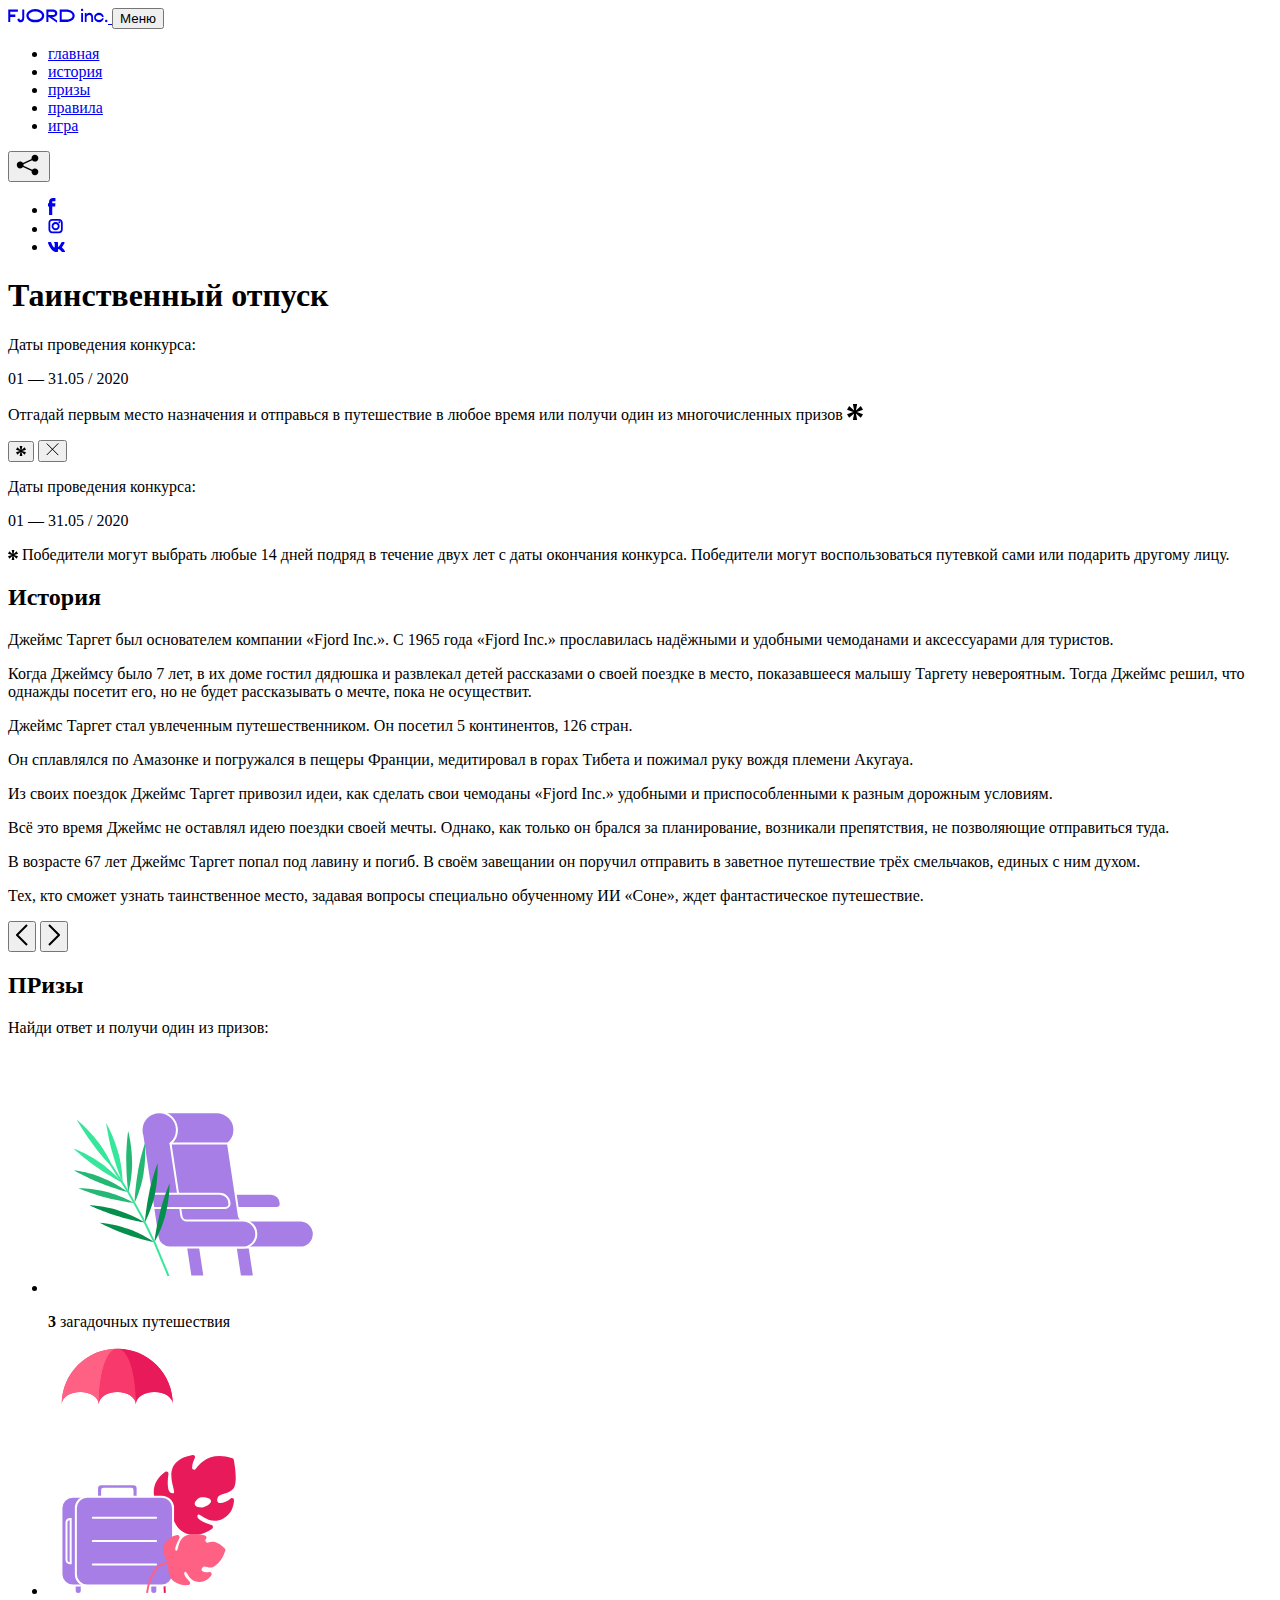
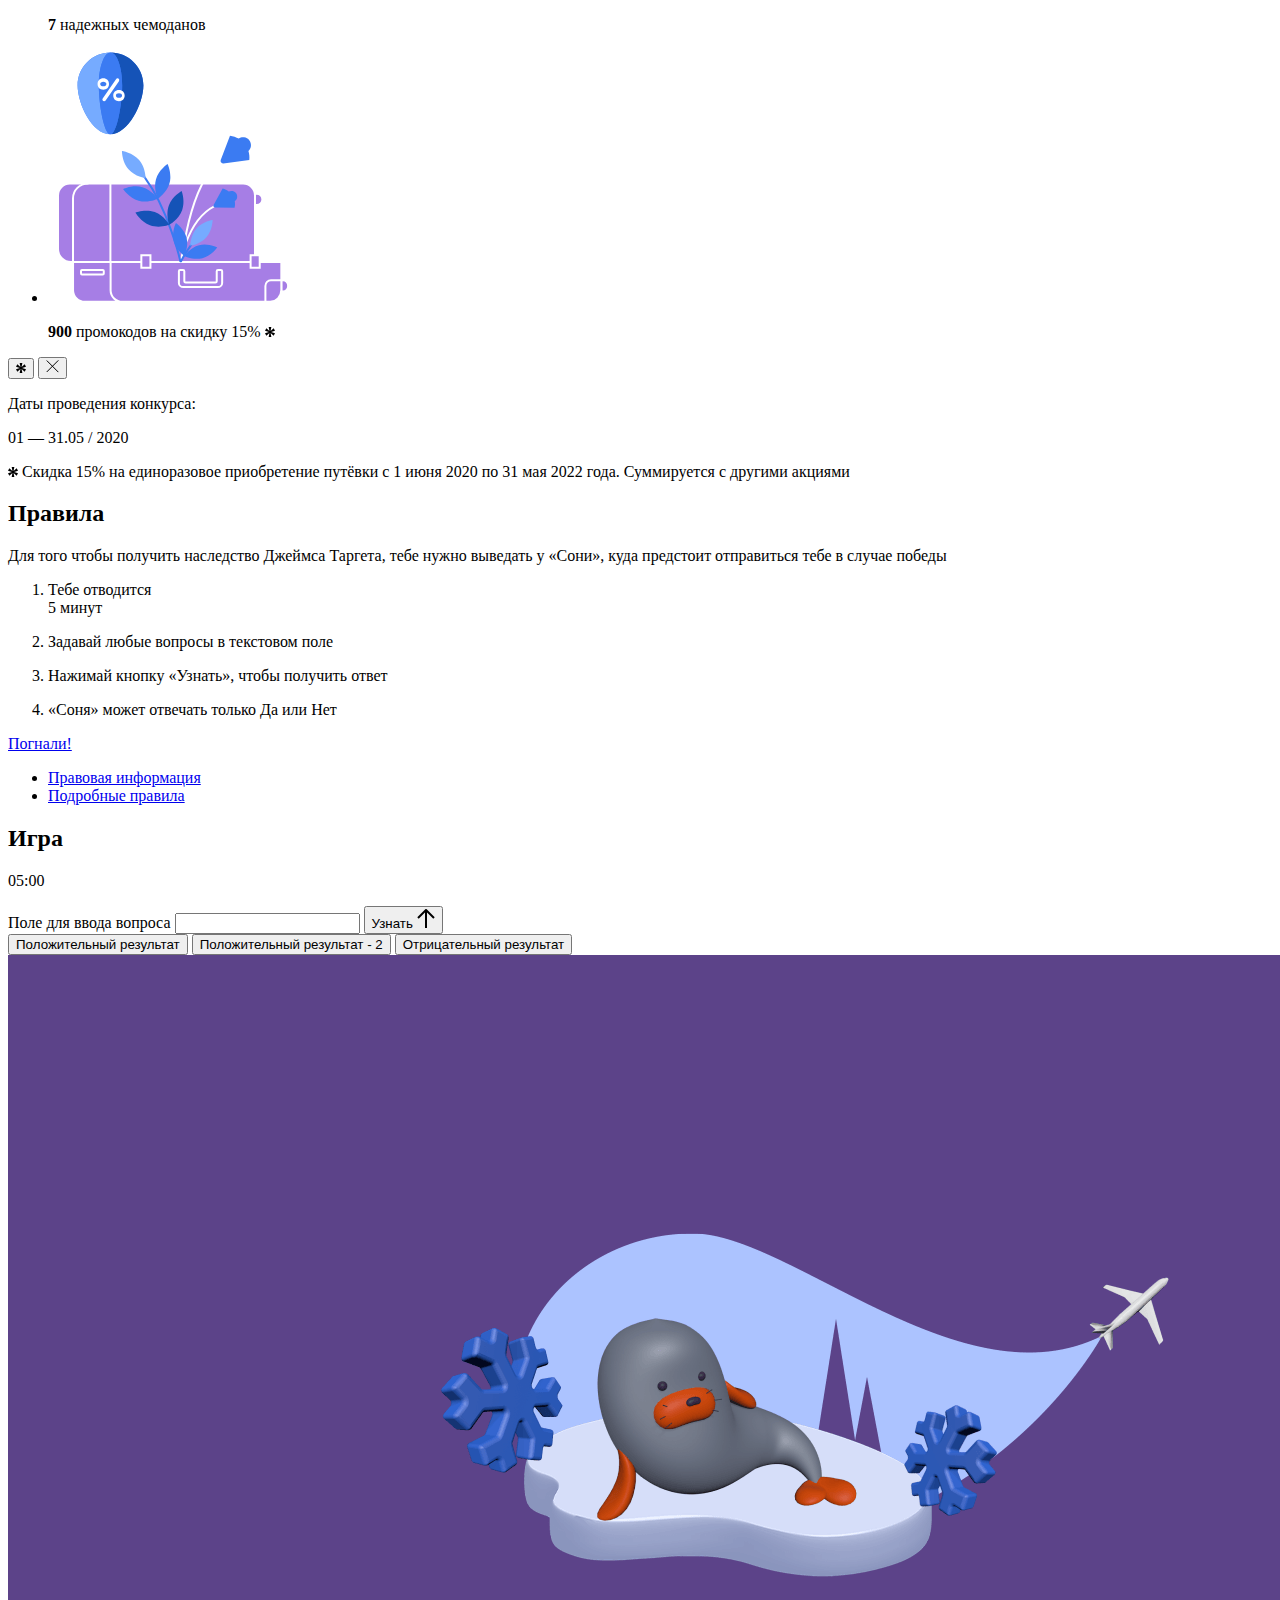
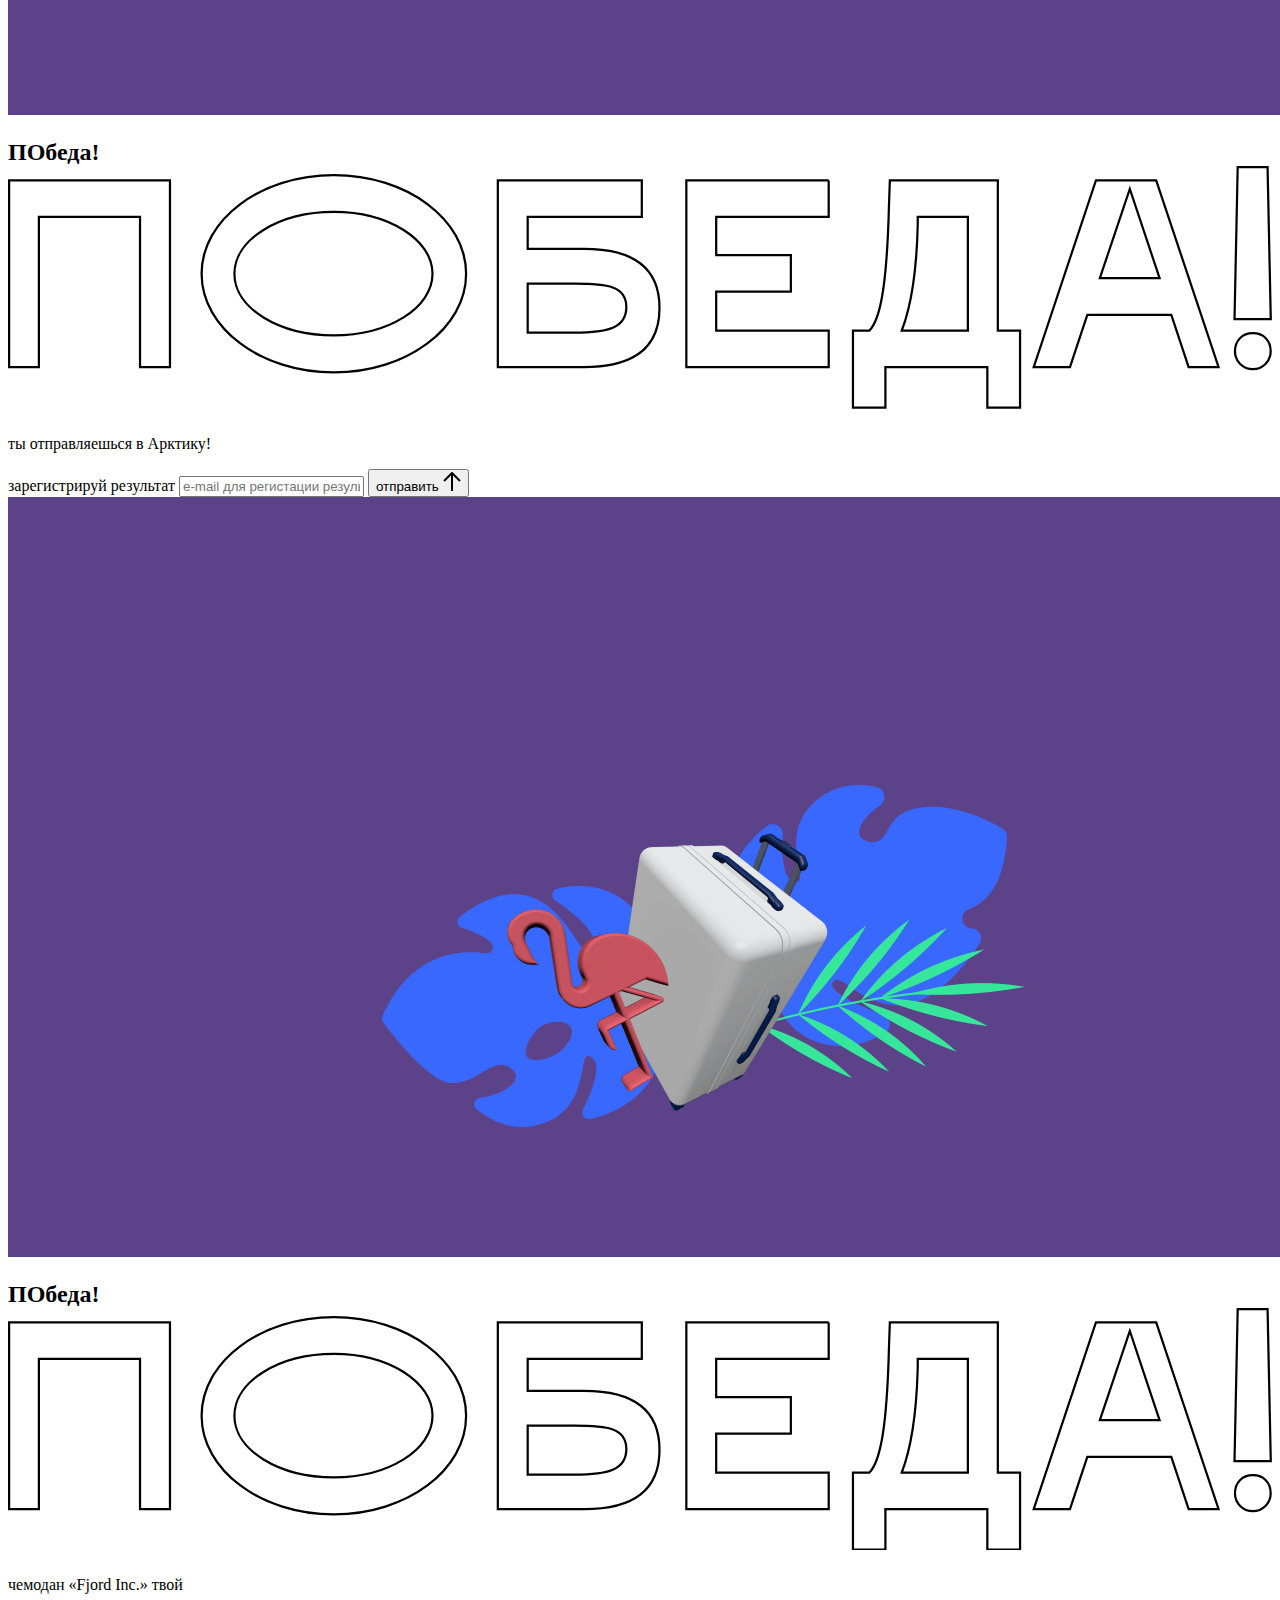
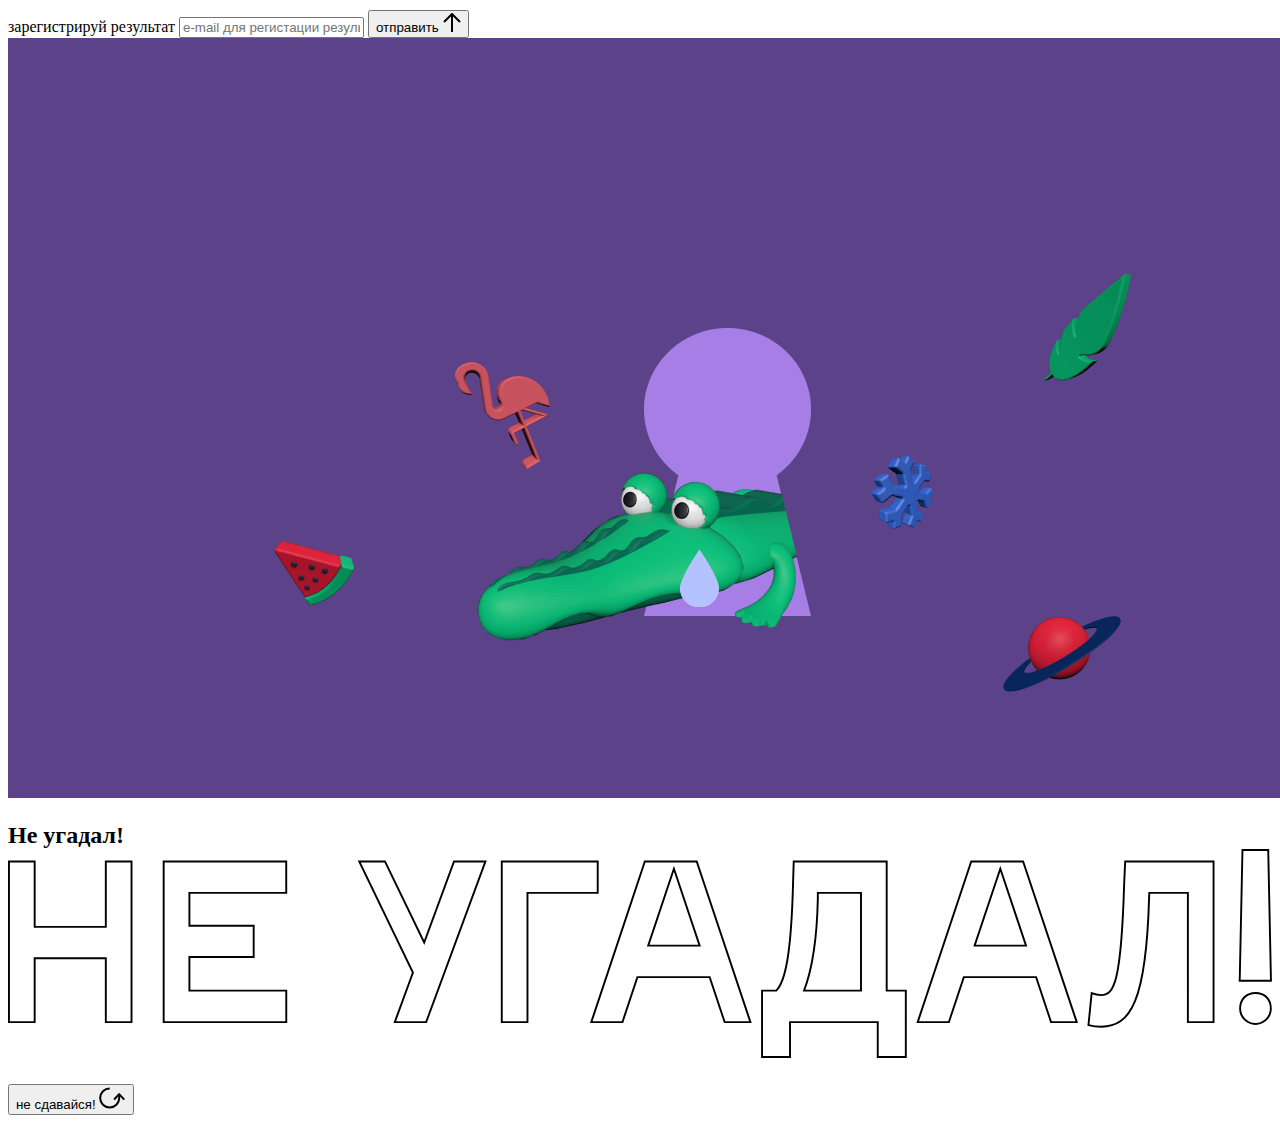
<file: source/index.html>
<!DOCTYPE html>
<html lang="ru">
<head>
  <meta charset="UTF-8">
  <meta name="description" content="">
  <meta name="viewport" content="width=device-width, initial-scale=1.0">
  <meta http-equiv="X-UA-Compatible" content="ie=edge">
  <title>Mysterious Vacation</title>
</head>
<body>

  <header class="page-header js-header">
    <div class="page-header__wrapper">
      <a href="#" class="page-header__logo" aria-label="Перейти на страницу FJORD.Inc">
        <svg width="100" height="15" viewBox="0 0 100 15" fill="none" xmlns="http://www.w3.org/2000/svg">
          <path d="M0.26 1.4V14H2.276V8.906H7.334V6.44H2.276V3.848H9.872V1.4H0.26ZM12.733 14.36C15.127 14.36 16.243 12.65 16.243 9.5V1.4H14.263V8.96C14.263 11.21 13.723 11.876 12.733 11.876C11.833 11.876 11.473 11.3 11.347 10.58L9.36702 10.94C9.63702 13.046 10.663 14.36 12.733 14.36ZM18.3918 7.7C18.3918 11.372 22.3878 14.36 27.3198 14.36C32.2518 14.36 36.2478 11.372 36.2478 7.7C36.2478 4.028 32.2518 1.04 27.3198 1.04C22.3878 1.04 18.3918 4.028 18.3918 7.7ZM20.6058 7.7C20.6058 5.378 23.6118 3.524 27.3198 3.524C30.9918 3.524 33.9798 5.378 33.9798 7.7C33.9798 10.004 30.9918 11.858 27.3198 11.858C23.6118 11.858 20.6058 10.004 20.6058 7.7ZM40.403 14V8.906H40.799L49.079 14.702V12.38L44.039 8.906H44.201C47.999 8.906 49.277 7.304 49.277 5.162C49.277 3.092 47.999 1.4 44.201 1.4H38.387V14H40.403ZM43.535 3.722C45.785 3.722 47.045 4.136 47.045 5.432C47.045 6.764 45.785 7.034 43.535 7.034H40.403V3.722H43.535ZM51.6936 1.382V14H57.8676C62.7456 14 66.7236 11.534 66.7236 7.7C66.7236 3.848 62.7456 1.382 57.8676 1.382H51.6936ZM53.7096 11.624V3.722H57.5436C61.5396 3.722 64.4916 5.018 64.4916 7.7C64.4916 10.238 61.5396 11.624 57.5436 11.624H53.7096ZM73.1832 14.018H74.9832V5H73.1832V14.018ZM72.9132 1.976C72.9132 2.57 73.3992 3.092 74.0832 3.092C74.7492 3.092 75.2352 2.57 75.2352 1.976C75.2352 1.382 74.7672 0.805999 74.0832 0.805999C73.3812 0.805999 72.9132 1.382 72.9132 1.976ZM76.7867 14H78.5687V9.104C78.7487 8.006 79.5947 6.962 81.0887 6.962C82.1147 6.962 83.2667 7.448 83.2667 9.554V14H85.0487V9.014C85.0487 6.152 83.2307 4.73 81.3587 4.73C79.9187 4.73 79.0727 5.558 78.5687 6.854V5H76.7867V14ZM90.9898 14.27C93.5098 14.27 95.3818 12.506 95.7238 10.328H94.0498C93.7258 11.3 92.6998 12.02 90.9898 12.02C88.8478 12.02 87.7678 10.922 87.7678 9.59C87.7678 8.24 88.8478 6.962 90.9898 6.962C92.7538 6.962 93.7978 7.844 94.0858 8.924H95.7418C95.4358 6.71 93.6178 4.73 90.9898 4.73C88.0918 4.73 86.1298 7.124 86.1298 9.59C86.1298 12.074 88.1278 14.27 90.9898 14.27ZM97.0693 12.938C97.0693 13.658 97.5553 14.144 98.2753 14.144C98.9953 14.144 99.4813 13.658 99.4813 12.938C99.4813 12.2 98.9953 11.714 98.2753 11.714C97.5553 11.714 97.0693 12.2 97.0693 12.938Z" fill="currentColor"/>
        </svg>
      </a>
      <button class="page-header__toggler js-menu-toggler" type="button" aria-label="Управление мобильным меню"><span>Меню</span></button>
      <nav class="page-header__nav">
        <div class="page-header__menu js-menu" id="menu">
          <ul>
            <li>
              <a class="js-menu-link active" href="#top" data-href="top">главная</a>
            </li>
            <li>
              <a class="js-menu-link" href="#story" data-href="story">история</a>
            </li>
            <li>
              <a class="js-menu-link" href="#prizes" data-href="prizes">призы</a>
            </li>
            <li>
              <a class="js-menu-link" href="#rules" data-href="rules">правила</a>
            </li>
            <li>
              <a class="js-menu-link" href="#game" data-href="game">игра</a>
            </li>
          </ul>
        </div>
        <div class="page-header__social">
          <div class="social-block js-social-block">
            <button class="social-block__toggler" aria-label="Управлять блоком с социальными кнопками">
              <svg width="26" height="22" viewBox="0 0 27 22" fill="none" xmlns="http://www.w3.org/2000/svg">
                <path d="M19.6721 7.43664C21.6273 7.43664 23.213 5.85095 23.213 3.89566C23.213 1.94037 21.6273 0.354675 19.6721 0.354675C17.7168 0.354675 16.1311 1.94037 16.1311 3.89566C16.1311 4.19968 16.1728 4.49178 16.2458 4.77345L7.21751 8.95527C6.57519 8.05214 5.52303 7.46049 4.33078 7.46049C2.37549 7.46049 0.789795 9.04618 0.789795 11.0015C0.789795 12.9568 2.37549 14.5425 4.33078 14.5425C5.52303 14.5425 6.57668 13.9508 7.21751 13.0477L16.2458 17.2295C16.1743 17.5112 16.1311 17.8033 16.1311 18.1073C16.1311 20.0626 17.7168 21.6483 19.6721 21.6483C21.6273 21.6483 23.213 20.0626 23.213 18.1073C23.213 16.152 21.6273 14.5663 19.6721 14.5663C18.4798 14.5663 17.4262 15.158 16.7853 16.0611L7.75701 11.8793C7.82854 11.5976 7.87176 11.3055 7.87176 11.0015C7.87176 10.6974 7.83003 10.4053 7.75701 10.1237L16.7853 5.94186C17.4262 6.84499 18.4783 7.43664 19.6721 7.43664Z" fill="currentColor"/>
              </svg>
            </button>
            <ul class="social-block__list">
              <li>
                <a class="social-block__link social-block__link--fb" href="#" aria-label="Мы на Facebook">
                  <svg width="8" height="17" viewBox="0 0 8 17" fill="none" xmlns="http://www.w3.org/2000/svg">
                    <path d="M4.24646 16.9899H1.09275L1.05793 8.49828H0V5.30707H1.05793V3.81124C1.05793 1.42084 2.57654 0 5.21735 0H7.41758V3.18585H5.30841C4.28262 3.18585 4.2478 3.48582 4.2478 4.24914V5.30707H7.42964L7.16716 8.49828H4.2478V16.9899H4.24646Z" fill="currentColor"/>
                  </svg>
                </a>
              </li>
              <li>
                <a class="social-block__link social-block__link--insta" href="#" aria-label="Мы в Instagram">
                  <svg width="15" height="15" viewBox="0 0 15 15" fill="none" xmlns="http://www.w3.org/2000/svg">
                    <path d="M11.0197 0H4.19806C2.14246 0 0.471191 1.66993 0.471191 3.72285V10.5499C0.471191 12.6082 2.14112 14.2727 4.19806 14.2727H11.0197C13.0753 14.2727 14.7466 12.6082 14.7466 10.5499V3.72285C14.7466 1.67127 13.0753 0 11.0197 0ZM11.0197 12.4849H4.19806C3.13076 12.4849 2.26432 11.6158 2.26432 10.5512V3.72419C2.26432 2.65956 3.13076 1.79715 4.19806 1.79715H11.0197C12.087 1.79715 12.9535 2.6609 12.9535 3.72419V10.5512C12.9535 11.6145 12.087 12.4849 11.0197 12.4849Z" fill="currentColor"/>
                    <path d="M7.60887 3.11084C5.38989 3.11084 3.58203 4.9187 3.58203 7.14036C3.58203 9.35532 5.38989 11.1645 7.60887 11.1645C9.83053 11.1645 11.6357 9.35666 11.6357 7.14036C11.6357 4.9187 9.83053 3.11084 7.60887 3.11084ZM7.60887 9.36871C6.37551 9.36871 5.37784 8.37372 5.37784 7.14036C5.37784 5.90699 6.37551 4.90665 7.60887 4.90665C8.83822 4.90665 9.84259 5.90833 9.84259 7.14036C9.84392 8.37238 8.83822 9.36871 7.60887 9.36871Z" fill="currentColor"/>
                    <path d="M11.3573 2.35962C10.8256 2.35962 10.3931 2.79752 10.3931 3.32381C10.3931 3.85546 10.8256 4.29336 11.3573 4.29336C11.8862 4.29336 12.3215 3.85546 12.3215 3.32381C12.3215 2.79752 11.8862 2.35962 11.3573 2.35962Z" fill="currentColor"/>
                  </svg>
                </a>
              </li>
              <li>
                <a class="social-block__link social-block__link--vk" href="#" aria-label="Мы ВКонтакте">
                  <svg width="17" height="10" viewBox="0 0 17 10" fill="none" xmlns="http://www.w3.org/2000/svg">
                    <path d="M14.1234 4.9002C14.1234 4.9002 16.3623 1.72708 16.5866 0.680242C16.6595 0.312285 16.4947 0.103188 16.1069 0.103188C16.1069 0.103188 14.8193 0.103188 14.168 0.103188C13.7235 0.103188 13.5587 0.293278 13.4235 0.579768C13.4235 0.579768 12.3724 2.82553 11.0969 4.24712C10.6861 4.70333 10.4781 4.84318 10.2511 4.84318C10.0646 4.84318 9.98625 4.6911 9.98625 4.27834V0.649016C9.98625 0.147997 9.92545 0.00135496 9.5066 0.00135496H6.39628C6.15578 0.00135496 6.0085 0.134417 6.0085 0.324506C6.0085 0.801084 6.73406 0.908351 6.73406 2.20231V4.87305C6.73406 5.40529 6.70569 5.61575 6.45303 5.61575C5.78016 5.61575 4.19528 3.30618 3.30623 0.678887C3.12923 0.145282 2.93737 0 2.43475 0H0.486409C0.205373 0 0 0.190085 0 0.476576C0 0.991172 0.60666 3.40801 2.99277 6.64358C4.59927 8.8201 6.70569 10 8.60269 10C9.76196 10 10.0416 9.80312 10.0416 9.31432V7.63883C10.0416 7.22607 10.2065 7.04956 10.4429 7.04956C10.7078 7.04956 11.1847 7.13238 12.2805 8.22268C13.5843 9.47862 13.6762 10 14.3896 10H16.5676C16.7919 10 17 9.89273 17 9.52342C17 9.02919 16.3623 8.15343 15.384 7.10659C14.9801 6.56755 14.3302 5.98914 14.1248 5.72301C13.8275 5.40801 13.9154 5.23014 14.1234 4.9002Z" fill="currentColor"/>
                  </svg>
                </a>
              </li>
            </ul>
          </div>
        </div>
      </nav>
    </div>
  </header>

  <main class="page-content">

    <section class="animation-screen"></section>

    <section class="screen screen--hidden screen--intro" id="top">
      <div class="screen__wrapper">
        <div class="intro">
          <h1 class="intro__title">Таинственный отпуск</h1>
          <div class="intro__content">
            <div class="intro__info">
              <p class="intro__label">Даты проведения конкурса:</p>
              <p class="intro__date">01 — 31.05 / 2020</p>
            </div>
            <div class="intro__message">
              <p>
                Отгадай первым место назначения и&nbsp;отправься в&nbsp;путешествие в&nbsp;любое время или получи один из многочисленных призов
                <svg width="16" height="16" viewBox="0 0 10 10" fill="none" xmlns="http://www.w3.org/2000/svg">
                  <path d="M0 6.35337L3.90271 4.99012L0 3.64663L1.34615 1.32374L4.44287 4.01073L3.67364 0H6.34615L5.57692 4.01073L8.65385 1.32374L10 3.64663L6.13405 4.99012L10 6.35337L8.65385 8.65651L5.57692 5.98927L6.34615 10H3.67364L4.44287 5.96952L1.34615 8.65651L0 6.35337Z" fill="currentColor"/>
                </svg>
              </p>
            </div>
          </div>
        </div>
      </div>
      <div class="screen__footer js-footer">
        <button class="screen__footer-enlarge js-footer-toggler" type="button" aria-label="Показать сообщение">
          <svg width="10" height="10" viewBox="0 0 10 10" fill="none" xmlns="http://www.w3.org/2000/svg">
            <path d="M0 6.35337L3.90271 4.99012L0 3.64663L1.34615 1.32374L4.44287 4.01073L3.67364 0H6.34615L5.57692 4.01073L8.65385 1.32374L10 3.64663L6.13405 4.99012L10 6.35337L8.65385 8.65651L5.57692 5.98927L6.34615 10H3.67364L4.44287 5.96952L1.34615 8.65651L0 6.35337Z" fill="currentColor"/>
          </svg>
        </button>
        <button class="screen__footer-collapse js-footer-toggler" type="button" aria-label="Скрыть сообщение">
          <svg width="13" height="13" viewBox="0 0 13 13" fill="none" xmlns="http://www.w3.org/2000/svg">
            <line x1="12.3536" y1="0.353553" x2="0.738349" y2="11.9688" stroke="currentColor"/>
            <line x1="0.738319" y1="0.539925" x2="12.3535" y2="12.1551" stroke="currentColor"/>
          </svg>
        </button>
        <div class="screen__footer-wrapper">
          <div class="screen__footer-announce">
            <p class="screen__footer-label">Даты проведения конкурса:</p>
            <p class="screen__footer-date">01 — 31.05 / 2020</p>
          </div>
          <div class="screen__footer-note">
            <p>
              <svg width="10" height="10" viewBox="0 0 10 10" fill="none" xmlns="http://www.w3.org/2000/svg">
                <path d="M0 6.35337L3.90271 4.99012L0 3.64663L1.34615 1.32374L4.44287 4.01073L3.67364 0H6.34615L5.57692 4.01073L8.65385 1.32374L10 3.64663L6.13405 4.99012L10 6.35337L8.65385 8.65651L5.57692 5.98927L6.34615 10H3.67364L4.44287 5.96952L1.34615 8.65651L0 6.35337Z" fill="currentColor"/>
              </svg>
              <span>Победители могут выбрать любые 14 дней подряд в&nbsp;течение двух лет с&nbsp;даты окончания конкурса. Победители могут воспользоваться путевкой сами или подарить другому лицу.</span>
            </p>
          </div>
        </div>
      </div>
    </section>

    <section class="screen screen--hidden screen--story" id="story">

      <div class="slider swiper-container js-slider">

        <div class="swiper-wrapper">

          <div class="slider__item swiper-slide">
            <h2 class="slider__item-title">История</h2>
            <p class="slider__item-text">Джеймс Таргет был основателем компании &laquo;Fjord Inc.&raquo;. С&nbsp;1965 года &laquo;Fjord Inc.&raquo; прославилась надёжными и&nbsp;удобными чемоданами и&nbsp;аксессуарами для туристов.</p>
          </div>

          <div class="slider__item swiper-slide">
            <p class="slider__item-text">Когда Джеймсу было 7&nbsp;лет, в&nbsp;их&nbsp;доме гостил дядюшка и&nbsp;развлекал детей рассказами о&nbsp;своей поездке в&nbsp;место, показавшееся малышу Таргету невероятным. Тогда Джеймс решил, что однажды посетит его, но&nbsp;не&nbsp;будет рассказывать о&nbsp;мечте, пока не&nbsp;осуществит.</p>
          </div>

          <div class="slider__item swiper-slide">
            <p class="slider__item-text">Джеймс Таргет стал увлеченным путешественником. Он&nbsp;посетил 5&nbsp;континентов, 126&nbsp;стран.</p>
          </div>

          <div class="slider__item swiper-slide">
            <p class="slider__item-text">Он&nbsp;сплавлялся по&nbsp;Амазонке и&nbsp;погружался в&nbsp;пещеры Франции, медитировал в&nbsp;горах Тибета и&nbsp;пожимал руку вождя племени Акугауа.</p>
          </div>

          <div class="slider__item swiper-slide">
            <p class="slider__item-text">Из&nbsp;своих поездок Джеймс Таргет привозил идеи, как сделать свои чемоданы &laquo;Fjord Inc.&raquo; удобными и&nbsp;приспособленными к&nbsp;разным дорожным условиям.</p>
          </div>

          <div class="slider__item swiper-slide">
            <p class="slider__item-text">Всё это время Джеймс не&nbsp;оставлял идею поездки своей мечты. Однако, как только он&nbsp;брался за&nbsp;планирование, возникали препятствия, не&nbsp;позволяющие отправиться туда.</p>
          </div>

          <div class="slider__item swiper-slide">
            <p class="slider__item-text">В&nbsp;возрасте 67&nbsp;лет Джеймс Таргет попал под лавину и&nbsp;погиб. В&nbsp;своём завещании он&nbsp;поручил отправить в&nbsp;заветное путешествие трёх смельчаков, единых с&nbsp;ним духом.</p>
          </div>

          <div class="slider__item swiper-slide">
            <p class="slider__item-text">Тех, кто сможет узнать таинственное место, задавая вопросы специально обученному ИИ&nbsp;&laquo;Соне&raquo;, ждет фантастическое путешествие.</p>
          </div>
        </div>
        <div class="slider__controls">
          <button class="slider__control slider__control--prev js-control-prev" type="button" aria-label="Показать предыдущую историю">
            <svg width="12" height="22" viewBox="0 0 12 22" fill="none" xmlns="http://www.w3.org/2000/svg">
              <path d="M11 1L1 11L11 21" stroke="currentColor" stroke-width="2" stroke-linejoin="round"/>
            </svg>
          </button>
          <button class="slider__control slider__control--next js-control-next" type="button" aria-label="Показать следующую историю">
            <svg width="12" height="22" viewBox="0 0 12 22" fill="none" xmlns="http://www.w3.org/2000/svg">
              <path d="M1 1L11 11L1 21" stroke="currentColor" stroke-width="2" stroke-linejoin="round"/>
            </svg>
          </button>
        </div>
        <div class="slider__pagination swiper-pagination"></div>
      </div>
    </section>

    <section class="screen screen--hidden screen--prizes" id="prizes">
      <div class="screen__wrapper">
        <div class="prizes">
          <h2 class="prizes__title">ПРизы</h2>
          <div class="prizes__lead">
            <p>Найди ответ и&nbsp;получи один из&nbsp;призов:</p>
          </div>
          <ul class="prizes__list">
            <li class="prizes__item prizes__item--journeys">
              <div class="prizes__icon">
                <picture>
                  <source srcset="img/prize1-mob.svg" media="(orientation: portrait)">
                  <img src="img/prize1.svg" alt="">
                </picture>
              </div>
              <p class="prizes__desc">
                <b>3</b>
                <span>загадочных путешествия</span>
              </p>
            </li>
            <li class="prizes__item prizes__item--cases">
              <div class="prizes__icon">
                <picture>
                  <source srcset="img/prize2-mob.svg" media="(orientation: portrait)">
                  <img src="img/prize2.svg" alt="">
                </picture>
              </div>
              <p class="prizes__desc">
                <b>7</b>
                <span>надежных чемоданов</span>
              </p>
            </li>
            <li class="prizes__item prizes__item--codes">
              <div class="prizes__icon">
                <picture>
                  <source srcset="img/prize3-mob.svg" media="(orientation: portrait)">
                  <img src="img/prize3.svg" alt="">
                </picture>
              </div>
              <p class="prizes__desc">
                <b>900</b>
                <span>
                  промокодов на&nbsp;скидку 15%
                  <svg width="10" height="10" viewBox="0 0 10 10" fill="none" xmlns="http://www.w3.org/2000/svg">
                    <path d="M0 6.35337L3.90271 4.99012L0 3.64663L1.34615 1.32374L4.44287 4.01073L3.67364 0H6.34615L5.57692 4.01073L8.65385 1.32374L10 3.64663L6.13405 4.99012L10 6.35337L8.65385 8.65651L5.57692 5.98927L6.34615 10H3.67364L4.44287 5.96952L1.34615 8.65651L0 6.35337Z" fill="currentColor"/>
                  </svg>
                </span>
              </p>
            </li>
          </ul>
        </div>
      </div>
      <div class="screen__footer js-footer">
        <button class="screen__footer-enlarge js-footer-toggler" type="button" aria-label="Показать сообщение">
          <svg width="10" height="10" viewBox="0 0 10 10" fill="none" xmlns="http://www.w3.org/2000/svg">
            <path d="M0 6.35337L3.90271 4.99012L0 3.64663L1.34615 1.32374L4.44287 4.01073L3.67364 0H6.34615L5.57692 4.01073L8.65385 1.32374L10 3.64663L6.13405 4.99012L10 6.35337L8.65385 8.65651L5.57692 5.98927L6.34615 10H3.67364L4.44287 5.96952L1.34615 8.65651L0 6.35337Z" fill="currentColor"/>
          </svg>
        </button>
        <button class="screen__footer-collapse js-footer-toggler" type="button" aria-label="Скрыть сообщение">
          <svg width="13" height="13" viewBox="0 0 13 13" fill="none" xmlns="http://www.w3.org/2000/svg">
            <line x1="12.3536" y1="0.353553" x2="0.738349" y2="11.9688" stroke="currentColor"/>
            <line x1="0.738319" y1="0.539925" x2="12.3535" y2="12.1551" stroke="currentColor"/>
          </svg>
        </button>
        <div class="screen__footer-wrapper">
          <div class="screen__footer-announce">
            <p class="screen__footer-label">Даты проведения конкурса:</p>
            <p class="screen__footer-date">01 — 31.05 / 2020</p>
          </div>
          <div class="screen__footer-note">
            <p>
              <svg width="10" height="10" viewBox="0 0 10 10" fill="none" xmlns="http://www.w3.org/2000/svg">
                <path d="M0 6.35337L3.90271 4.99012L0 3.64663L1.34615 1.32374L4.44287 4.01073L3.67364 0H6.34615L5.57692 4.01073L8.65385 1.32374L10 3.64663L6.13405 4.99012L10 6.35337L8.65385 8.65651L5.57692 5.98927L6.34615 10H3.67364L4.44287 5.96952L1.34615 8.65651L0 6.35337Z" fill="currentColor"/>
              </svg>
              <span>Скидка&nbsp;15% на&nbsp;единоразовое приобретение путёвки с&nbsp;1&nbsp;июня 2020 по&nbsp;31&nbsp;мая 2022&nbsp;года. Суммируется с&nbsp;другими акциями</span>
            </p>
          </div>
        </div>
      </div>
    </section>

    <section class="screen screen--hidden screen--rules" id="rules">
      <div class="screen__wrapper">
        <div class="rules">
          <h2 class="rules__title">Правила</h2>
          <div class="rules__lead">
            <p>Для того чтобы получить наследство Джеймса Таргета, тебе нужно выведать у&nbsp;&laquo;Сони&raquo;, куда предстоит отправиться тебе в&nbsp;случае победы</p>
          </div>
          <ol class="rules__list">
            <li class="rules__item">
              <p>Тебе отводится <br>5&nbsp;минут</p>
            </li>
            <li class="rules__item">
              <p>Задавай любые вопросы в&nbsp;текстовом поле</p>
            </li>
            <li class="rules__item">
              <p>Нажимай кнопку &laquo;Узнать&raquo;, чтобы получить ответ</p>
            </li>
            <li class="rules__item">
              <p>&laquo;Соня&raquo; может отвечать только&nbsp;Да или Нет</p>
            </li>
          </ol>
          <a href="#game" class="rules__link btn">Погнали!</a>
        </div>
      </div>
      <div class="screen__disclaimer">
        <div class="disclaimer">
          <ul>
            <li>
              <a href="#">Правовая информация</a>
            </li>
            <li>
              <a href="#">Подробные правила</a>
            </li>
          </ul>
        </div>
      </div>
    </section>

    <section class="screen screen--hidden screen--game" id="game">
      <div class="screen__wrapper">
        <div class="game">
          <div class="game__header">
            <h2 class="game__title">Игра</h2>
            <div class="game__counter">
              <span>05</span>:<span>00</span>
            </div>
          </div>
          <div class="game__body">
            <div class="chat">
              <div class="chat__body js-chat">
                <ul class="chat__list" id="messages"></ul>
              </div>
              <div class="chat__footer">
                <form action="#" method="post" class="form" id="message-form">
                  <label for="message-field" class="visually-hidden">Поле для ввода вопроса</label>
                  <input type="text" class="form__field" id="message-field">
                  <button class="form__button btn">
                    Узнать
                    <svg width="18" height="19" viewBox="0 0 18 19" fill="none" xmlns="http://www.w3.org/2000/svg">
                      <path stroke="currentColor" stroke-width="2" d="M9 19V1"/>
                      <path d="M1 9l8-8 8 8" stroke="currentColor" stroke-width="2" stroke-linejoin="round"/>
                    </svg>
                  </button>
                </form>
              </div>
            </div>
          </div>
          <!-- временные кнопки для показа результата -->
          <div class="game__buttons">
            <button class="game__button btn js-show-result" type="button" data-target="result">Положительный результат</button>
            <button class="game__button btn js-show-result" type="button" data-target="result2">Положительный результат - 2</button>
            <button class="game__button btn js-show-result" type="button" data-target="result3">Отрицательный результат</button>
          </div>
        </div>
      </div>
    </section>

    <section class="screen screen--hidden screen--result" id="result">
      <div class="screen__wrapper">
        <div class="result result--trip">
          <div class="result__image">
            <picture>
              <source srcset="img/result1-mob.png 1x, img/result1-mob@2x.png 2x" media="(max-width: 768px) and (orientation: portrait)">
              <img src="img/result1.png" srcset="img/result1@2x.png 2x" alt="">
            </picture>
          </div>
          <h2 class="result__title">
            <span class="visually-hidden">ПОбеда!</span>
            <svg xmlns="http://www.w3.org/2000/svg" viewBox="0 0 568.85 109.24">
              <path d="M16,24.44V92H2.6V8H75V92H61.52V24.44H16Z" transform="translate(-2.1 -1.5)" fill="none" stroke="currentColor"/>
              <path
                d="M148.76,5.6c32.88,0,59.52,19.92,59.52,44.4s-26.64,44.4-59.52,44.4S89.24,74.48,89.24,50,115.88,5.6,148.76,5.6Zm0,72.12c24.48,0,44.4-12.36,44.4-27.72s-19.92-27.84-44.4-27.84C124,22.16,104,34.52,104,50S124,77.72,148.76,77.72Z"
                transform="translate(-2.1 -1.5)" fill="none" stroke="currentColor"/>
              <path
                d="M287.36,8V24.44H236v14.4h25.32c25.44,0,34,11.16,34,26.52,0,15.6-8.52,26.64-34,26.64H222.56V8h64.8ZM256.88,76.52c15.12,0,23.52-2,23.52-11.52S272,54.44,256.88,54.44H236V76.52h20.88Z"
                transform="translate(-2.1 -1.5)" fill="none" stroke="currentColor"/>
              <path d="M371.47,8V24.44H320.84V41.6h33.6V58h-33.6V75.56h50.64V92H307.4V8h64.08Z" transform="translate(-2.1 -1.5)"
                    fill="none" stroke="currentColor"/>
              <path
                d="M382.39,110.24V75.56h7.44c4.56-4.68,7.8-18.36,8.76-56L399,8h48.6V75.56h10v34.68H442.87V92H397v18.24H382.39Zm51.72-34.68V24.44H411.55v3.12c-0.48,22.44-3.24,37.68-7.2,48h29.76Z"
                transform="translate(-2.1 -1.5)" fill="none" stroke="currentColor"/>
              <path
                d="M463.75,92l28-84h27.12l28.08,84H533.47l-7.8-23.52h-37.8L480.07,92H463.75Zm56.64-40L507,11.84,493.51,52h26.88Z"
                transform="translate(-2.1 -1.5)" fill="none" stroke="currentColor"/>
              <path
                d="M554.12,70.4L555.55,2H569l1.44,68.4H554.12Zm8.28,6.36c4.8,0,8,3.24,8,8.16a8,8,0,1,1-16.08,0C554.35,80,557.59,76.76,562.39,76.76Z"
                transform="translate(-2.1 -1.5)" fill="none" stroke="currentColor"/>
            </svg>
          </h2>
          <div class="result__text">
            <p>ты&nbsp;отправляешься в&nbsp;Арктику!</p>
          </div>
          <div class="result__form">
            <form action="#" method="post" class="form form--result">
              <label for="email-field" class="form__label">зарегистрируй результат</label>
              <input type="email" class="form__field" id="email-field" placeholder="e-mail для регистации результата и получения приза" required>
              <button class="form__button btn">
                отправить
                <svg width="18" height="19" viewBox="0 0 18 19" fill="none" xmlns="http://www.w3.org/2000/svg">
                  <path stroke="currentColor" stroke-width="2" d="M9 19V1"/>
                  <path d="M1 9l8-8 8 8" stroke="currentColor" stroke-width="2" stroke-linejoin="round"/>
                </svg>
              </button>
            </form>
          </div>
        </div>
      </div>
    </section>

    <section class="screen screen--hidden screen--result" id="result2">
      <div class="screen__wrapper">
        <div class="result result--prize">
          <div class="result__image">
            <picture>
              <source srcset="img/result2-mob.png 1x, img/result2-mob@2x.png 2x" media="(max-width: 768px) and (orientation: portrait)">
              <img src="img/result2.png" srcset="img/result2@2x.png 2x" alt="">
            </picture>
          </div>
          <h2 class="result__title">
            <span class="visually-hidden">ПОбеда!</span>
            <svg xmlns="http://www.w3.org/2000/svg" viewBox="0 0 568.85 109.24">
              <path d="M16,24.44V92H2.6V8H75V92H61.52V24.44H16Z" transform="translate(-2.1 -1.5)" fill="none" stroke="currentColor"/>
              <path
                d="M148.76,5.6c32.88,0,59.52,19.92,59.52,44.4s-26.64,44.4-59.52,44.4S89.24,74.48,89.24,50,115.88,5.6,148.76,5.6Zm0,72.12c24.48,0,44.4-12.36,44.4-27.72s-19.92-27.84-44.4-27.84C124,22.16,104,34.52,104,50S124,77.72,148.76,77.72Z"
                transform="translate(-2.1 -1.5)" fill="none" stroke="currentColor"/>
              <path
                d="M287.36,8V24.44H236v14.4h25.32c25.44,0,34,11.16,34,26.52,0,15.6-8.52,26.64-34,26.64H222.56V8h64.8ZM256.88,76.52c15.12,0,23.52-2,23.52-11.52S272,54.44,256.88,54.44H236V76.52h20.88Z"
                transform="translate(-2.1 -1.5)" fill="none" stroke="currentColor"/>
              <path d="M371.47,8V24.44H320.84V41.6h33.6V58h-33.6V75.56h50.64V92H307.4V8h64.08Z" transform="translate(-2.1 -1.5)"
                    fill="none" stroke="currentColor"/>
              <path
                d="M382.39,110.24V75.56h7.44c4.56-4.68,7.8-18.36,8.76-56L399,8h48.6V75.56h10v34.68H442.87V92H397v18.24H382.39Zm51.72-34.68V24.44H411.55v3.12c-0.48,22.44-3.24,37.68-7.2,48h29.76Z"
                transform="translate(-2.1 -1.5)" fill="none" stroke="currentColor"/>
              <path
                d="M463.75,92l28-84h27.12l28.08,84H533.47l-7.8-23.52h-37.8L480.07,92H463.75Zm56.64-40L507,11.84,493.51,52h26.88Z"
                transform="translate(-2.1 -1.5)" fill="none" stroke="currentColor"/>
              <path
                d="M554.12,70.4L555.55,2H569l1.44,68.4H554.12Zm8.28,6.36c4.8,0,8,3.24,8,8.16a8,8,0,1,1-16.08,0C554.35,80,557.59,76.76,562.39,76.76Z"
                transform="translate(-2.1 -1.5)" fill="none" stroke="currentColor"/>
            </svg>
          </h2>
          <div class="result__text">
            <p>чемодан &laquo;Fjord&nbsp;Inc.&raquo;&nbsp;твой</p>
          </div>
          <div class="result__form">
            <form action="#" method="post" class="form form--result">
              <label for="email-field2" class="form__label">зарегистрируй результат</label>
              <input type="email" class="form__field" id="email-field2" placeholder="e-mail для регистации результата и получения приза" required>
              <button class="form__button btn">
                отправить
                <svg width="18" height="19" viewBox="0 0 18 19" fill="none" xmlns="http://www.w3.org/2000/svg">
                  <path stroke="currentColor" stroke-width="2" d="M9 19V1"/>
                  <path d="M1 9l8-8 8 8" stroke="currentColor" stroke-width="2" stroke-linejoin="round"/>
                </svg>
              </button>
            </form>
          </div>
        </div>
      </div>
    </section>

    <section class="screen screen--hidden screen--result" id="result3">
      <div class="screen__wrapper">
        <div class="result result--negative">
          <div class="result__image">
            <picture>
              <source srcset="img/result3-mob.png 1x, img/result3-mob@2x.png 2x" media="(max-width: 768px) and (orientation: portrait)">
              <img src="img/result3.png" srcset="img/result3@2x.png 2x" alt="">
            </picture>
          </div>
          <h2 class="result__title">
            <span class="visually-hidden">Не угадал!</span>
            <svg xmlns="http://www.w3.org/2000/svg" viewBox="0 0 660.77 109.24">
              <path d="M2.66,92V8H16.1V42.2H53.3V8H66.74V92H53.3V58.64H16.1V92H2.66Z" transform="translate(-2.16 -1.5)"
                    fill="none" stroke="currentColor"/>
              <path d="M147.62,8V24.44H97V41.6h33.6V58H97V75.56h50.64V92H83.54V8h64.08Z" transform="translate(-2.16 -1.5)"
                    fill="none" stroke="currentColor"/>
              <path d="M199.22,8l20.52,42.36L235.34,8h16.44l-31,84H204.38l9.48-25.92L185.78,8h13.44Z"
                    transform="translate(-2.16 -1.5)" fill="none" stroke="currentColor"/>
              <path d="M273.74,24.44V92H260.3V8h50.16V24.44H273.74Z" transform="translate(-2.16 -1.5)" fill="none"
                    stroke="currentColor"/>
              <path
                d="M307.1,92l28-84h27.12l28.08,84H376.82L369,68.48h-37.8L323.42,92H307.1Zm56.64-40L350.3,11.84,336.86,52h26.88Z"
                transform="translate(-2.16 -1.5)" fill="none" stroke="currentColor"/>
              <path
                d="M396.38,110.24V75.56h7.44c4.56-4.68,7.8-18.36,8.76-56L412.94,8h48.6V75.56h10v34.68H456.86V92H411v18.24H396.38ZM448.1,75.56V24.44H425.54v3.12c-0.48,22.44-3.24,37.68-7.2,48H448.1Z"
                transform="translate(-2.16 -1.5)" fill="none" stroke="currentColor"/>
              <path
                d="M477.74,92l28-84h27.12L560.9,92H547.46l-7.8-23.52h-37.8L494.06,92H477.74Zm56.64-40-13.44-40.2L507.5,52h26.88Z"
                transform="translate(-2.16 -1.5)" fill="none" stroke="currentColor"/>
              <path
                d="M568.7,76.88a13.77,13.77,0,0,0,5,1c6.6,0,10.44-6.24,12-58.32L586.22,8h46.2V92H619V24.44H598.82l-0.12,3.12C597.14,81,589,94.4,573.74,94.4a28.55,28.55,0,0,1-6.72-.84Z"
                transform="translate(-2.16 -1.5)" fill="none" stroke="currentColor"/>
              <path
                d="M646.1,70.4L647.54,2H661l1.44,68.4H646.1Zm8.28,6.36c4.8,0,8,3.24,8,8.16a8,8,0,0,1-16.08,0C646.34,80,649.58,76.76,654.38,76.76Z"
                transform="translate(-2.16 -1.5)" fill="none" stroke="currentColor"/>
            </svg>
          </h2>
          <button class="result__button js-play" type="button">
            не сдавайся!
            <span>
              <svg width="27" height="22" viewBox="0 0 27 22" fill="none" xmlns="http://www.w3.org/2000/svg">
                <path d="M10.6899 1.47998C5.42992 1.47998 1.16992 5.73998 1.16992 11C1.16992 16.26 5.42992 20.52 10.6899 20.52C15.9499 20.52 20.2099 16.26 20.2099 11V7.13998" stroke="currentColor" stroke-width="2" stroke-miterlimit="10"/>
                <path d="M15.1099 12.5099L20.1499 7.13989L25.3099 12.6299" stroke="currentColor" stroke-width="2" stroke-miterlimit="10" stroke-linejoin="round"/>
              </svg>
            </span>
          </button>
        </div>
      </div>
    </section>

    <div class="screen-transition"></div>

  </main>

</body>
</html>
</file>
